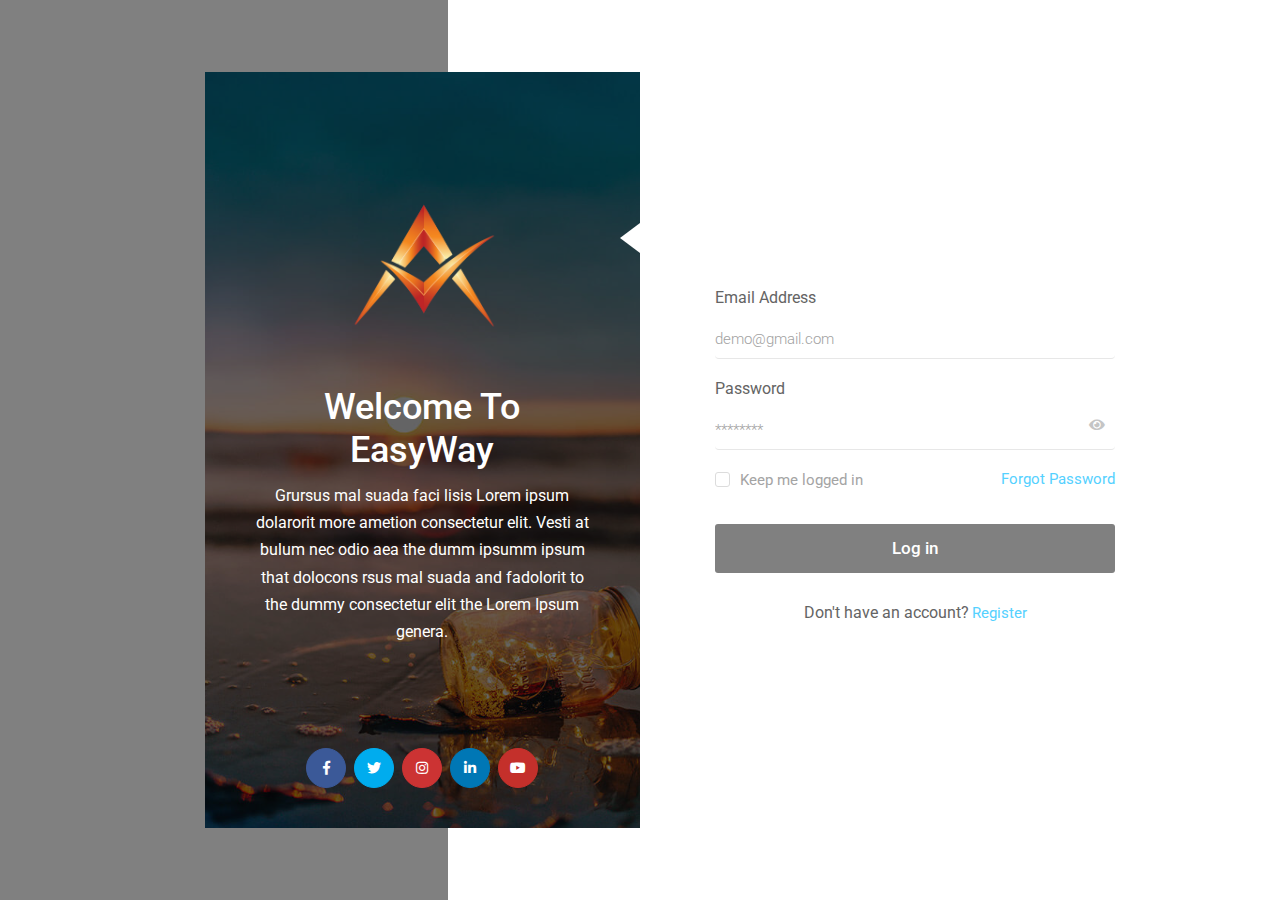
<file: index.html>
<!doctype html>
<html class="no-js" lang="">
<head>
    <meta charset="utf-8">
    
    <meta http-equiv="x-ua-compatible" content="ie=edge">
    
    <title>eWay | Login </title>
    
    <meta name="description" content="">
    
    <meta name="viewport" content="width=device-width, initial-scale=1">

    <link rel="shortcut icon" type="image/x-icon" href="img/MYlogo.png">

    <link rel="stylesheet" href="css/bootstrap.min.css">

    <link rel="stylesheet" href="css/fontawesome-all.min.css">

    <link rel="stylesheet" href="font/flaticon.css">

    <link href="https://fonts.googleapis.com/css?family=Roboto:300,400,500,700&amp;display=swap" rel="stylesheet">

    <link rel="stylesheet" href="css/style.css">
</head>

<body>     
    <section class="fxt-template-animation fxt-template-layout4">
        <div class="container-fluid">
            <div class="row">
                <div class="col-md-6 col-12 fxt-bg-wrap">
                    <div class="fxt-bg-img" data-bg-image="img/figure/bg4-l.jpg">
                        <div class="fxt-header">
                            <div class="fxt-transformY-50 fxt-transition-delay-1">
                                <a href="index.html" class="fxt-logo"><img style="width: 150px;" src="img/MYlogo.png" alt="Logo"></a>
                            </div>
                            <div class="fxt-transformY-50 fxt-transition-delay-2">
                                <h1>Welcome To EasyWay</h1>
                            </div>
                            <div class="fxt-transformY-50 fxt-transition-delay-3">
                                <p>Grursus mal suada faci lisis Lorem ipsum dolarorit more ametion consectetur elit. Vesti at bulum nec odio aea the dumm ipsumm ipsum that dolocons rsus mal suada and fadolorit to the dummy consectetur elit the Lorem Ipsum genera.</p>
                            </div>
                        </div>
                        <ul class="fxt-socials">
                            <li class="fxt-facebook fxt-transformY-50 fxt-transition-delay-4"><a href="#"
                                    title="Facebook"><i class="fab fa-facebook-f"></i></a></li>
                            <li class="fxt-twitter fxt-transformY-50 fxt-transition-delay-5"><a href="#" title="twitter"><i
                                        class="fab fa-twitter"></i></a></li>
                            <li class="fxt-google fxt-transformY-50 fxt-transition-delay-6"><a href="#" title="google"><i
                                        class="fab fa-instagram"></i></a></li>
                            <li class="fxt-linkedin fxt-transformY-50 fxt-transition-delay-7"><a href="#"
                                    title="linkedin"><i class="fab fa-linkedin-in"></i></a></li>
                            <li class="fxt-youtube fxt-transformY-50 fxt-transition-delay-8"><a href="#" title="youtube"><i class="fab fa-youtube"></i></a></li>
                        </ul>
                    </div>
                </div>
                <div class="col-md-6 col-12 fxt-bg-color">
                    <div class="fxt-content">
                        <div class="fxt-form">
                            <form method="POST">
                                <div class="form-group">  
                                    <label for="email" class="input-label">Email Address</label>                                              
                                    <input type="email" id="email" class="form-control" name="email" placeholder="demo@gmail.com" required="required">
                                </div>
                                <div class="form-group">  
                                    <label for="password" class="input-label">Password</label>                                               
                                    <input id="password" type="password" class="form-control" name="password" placeholder="********" required="required">
                                    <i toggle="#password" class="fa fa-fw fa-eye toggle-password field-icon"></i>
                                </div>
                                <div class="form-group">
                                    <div class="fxt-checkbox-area">
                                        <div class="checkbox">
                                            <input id="checkbox1" type="checkbox">
                                            <label for="checkbox1">Keep me logged in</label>
                                        </div>
                                        <a href="forgot-password.html" class="switcher-text">Forgot Password</a>
                                    </div>
                                </div>
                                <div class="form-group">
                                    <button type="submit" class="fxt-btn-fill">Log in</button>
                                </div>
                            </form>                            
                        </div> 
                        <div class="fxt-footer">
                            <p>Don't have an account?<a href="register.html" class="switcher-text">Register</a></p>
                        </div>                            
                    </div>
                </div>
            </div>
        </div>
    </section>
    <script src="js/jquery-3.5.0.min.js"></script>

    <script src="js/popper.min.js"></script>

    <script src="js/bootstrap.min.js"></script>

    <script src="js/imagesloaded.pkgd.min.js"></script>

    <script src="js/validator.min.js"></script>

    <script src="js/main.js"></script>
</body>
</html>
</file>
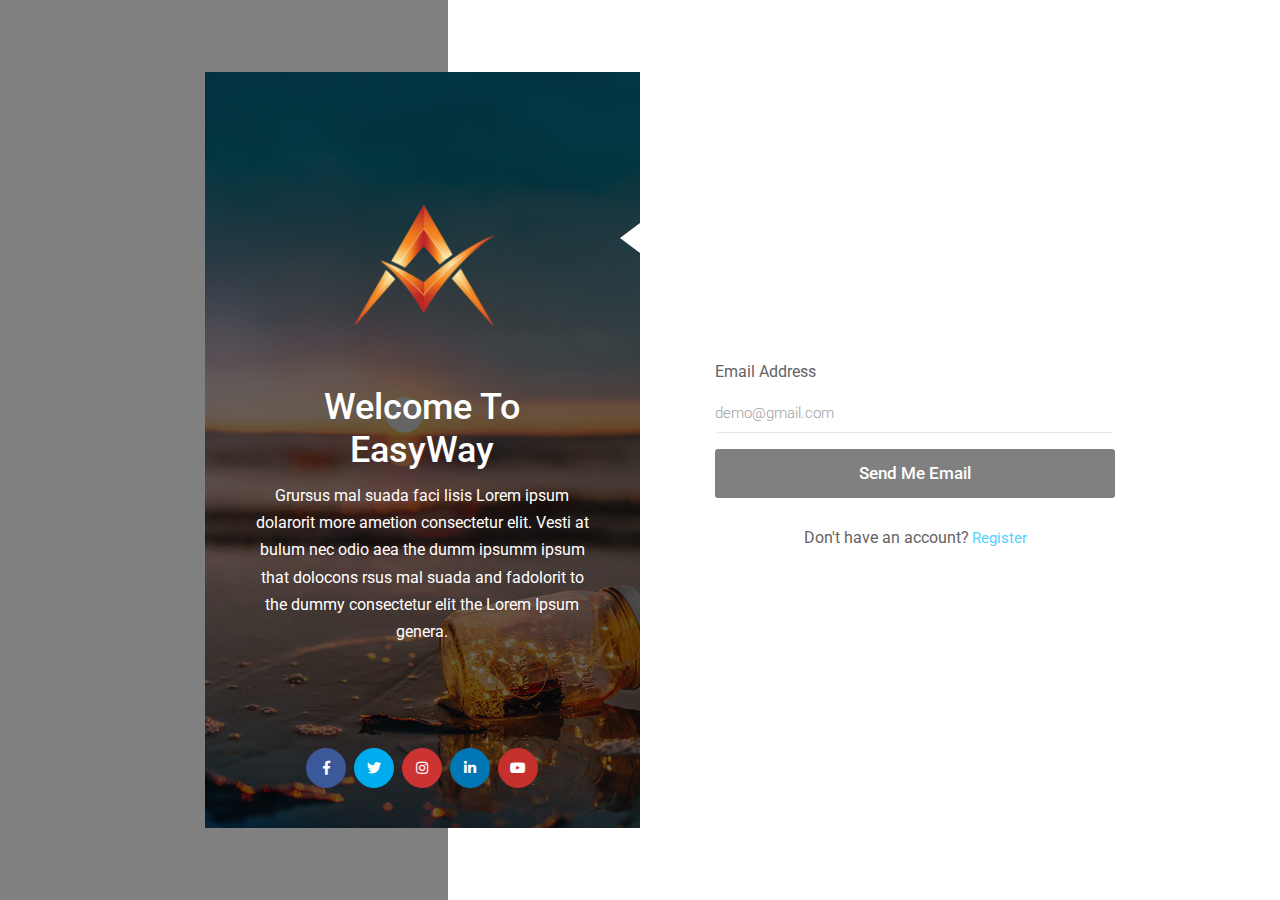
<file: forgot-password.html>
<!doctype html>
<html class="no-js" lang="">
<head>
    <meta charset="utf-8">
    
    <meta http-equiv="x-ua-compatible" content="ie=edge">
    
    <title>eWay | Login </title>
    
    <meta name="description" content="">
    
    <meta name="viewport" content="width=device-width, initial-scale=1">

    <link rel="shortcut icon" type="image/x-icon" href="img/MYlogo.png">

    <link rel="stylesheet" href="css/bootstrap.min.css">

    <link rel="stylesheet" href="css/fontawesome-all.min.css">

    <link rel="stylesheet" href="font/flaticon.css">

    <link href="https://fonts.googleapis.com/css?family=Roboto:300,400,500,700&amp;display=swap" rel="stylesheet">

    <link rel="stylesheet" href="css/style.css">
</head>

<body>   
    <section class="fxt-template-animation fxt-template-layout4">
        <div class="container-fluid">
            <div class="row">
                <div class="col-md-6 col-12 fxt-bg-wrap">
                    <div class="fxt-bg-img" data-bg-image="img/figure/bg4-l.jpg">
                        <div class="fxt-header">
                            <div class="fxt-transformY-50 fxt-transition-delay-1">
                                <a href="index.html" class="fxt-logo"><img style="width: 150px;" src="img/MYlogo.png" alt="Logo"></a>
                            </div>
                            <div class="fxt-transformY-50 fxt-transition-delay-2">
                                <h1>Welcome To EasyWay</h1>
                            </div>
                            <div class="fxt-transformY-50 fxt-transition-delay-3">
                                <p>Grursus mal suada faci lisis Lorem ipsum dolarorit more ametion consectetur elit. Vesti at bulum nec odio aea the dumm ipsumm ipsum that dolocons rsus mal suada and fadolorit to the dummy consectetur elit the Lorem Ipsum genera.</p>
                            </div>
                        </div>
                        <ul class="fxt-socials">
                            <li class="fxt-facebook fxt-transformY-50 fxt-transition-delay-4"><a href="#" title="Facebook"><i class="fab fa-facebook-f"></i></a></li>
                            <li class="fxt-twitter fxt-transformY-50 fxt-transition-delay-5"><a href="#" title="twitter"><i class="fab fa-twitter"></i></a></li>
                            <li class="fxt-google fxt-transformY-50 fxt-transition-delay-6"><a href="#" title="google"><i class="fab fa-instagram"></i></a></li>
                            <li class="fxt-linkedin fxt-transformY-50 fxt-transition-delay-7"><a href="#"
                            title="linkedin"><i class="fab fa-linkedin-in"></i></a></li>
                            <li class="fxt-youtube fxt-transformY-50 fxt-transition-delay-8"><a href="#" title="youtube"><i class="fab fa-youtube"></i></a></li>
                        </ul>
                    </div>
                </div>
                <div class="col-md-6 col-12 fxt-bg-color">
                    <div class="fxt-content">
                        <div class="fxt-form">
                            <form method="POST">
                                <div class="form-group">  
                                    <label for="email" class="input-label">Email Address</label>                                              
                                    <input type="email" id="email" class="form-control" name="email" placeholder="demo@gmail.com" required="required">
                                </div>
                                <div class="form-group">
                                    <button type="submit" class="fxt-btn-fill">Send Me Email</button>
                                </div>
                            </form>                            
                        </div> 
                        <div class="text-center">
                            <p>Don't have an account?<a href="register.html" class="switcher-text">Register</a></p>
                        </div>                            
                    </div>
                </div>
            </div>
        </div>
    </section>
    <script src="js/jquery-3.5.0.min.js"></script>

    <script src="js/popper.min.js"></script>

    <script src="js/bootstrap.min.js"></script>

    <script src="js/imagesloaded.pkgd.min.js"></script>

    <script src="js/validator.min.js"></script>

    <script src="js/main.js"></script>
</body>
</html>
</file>
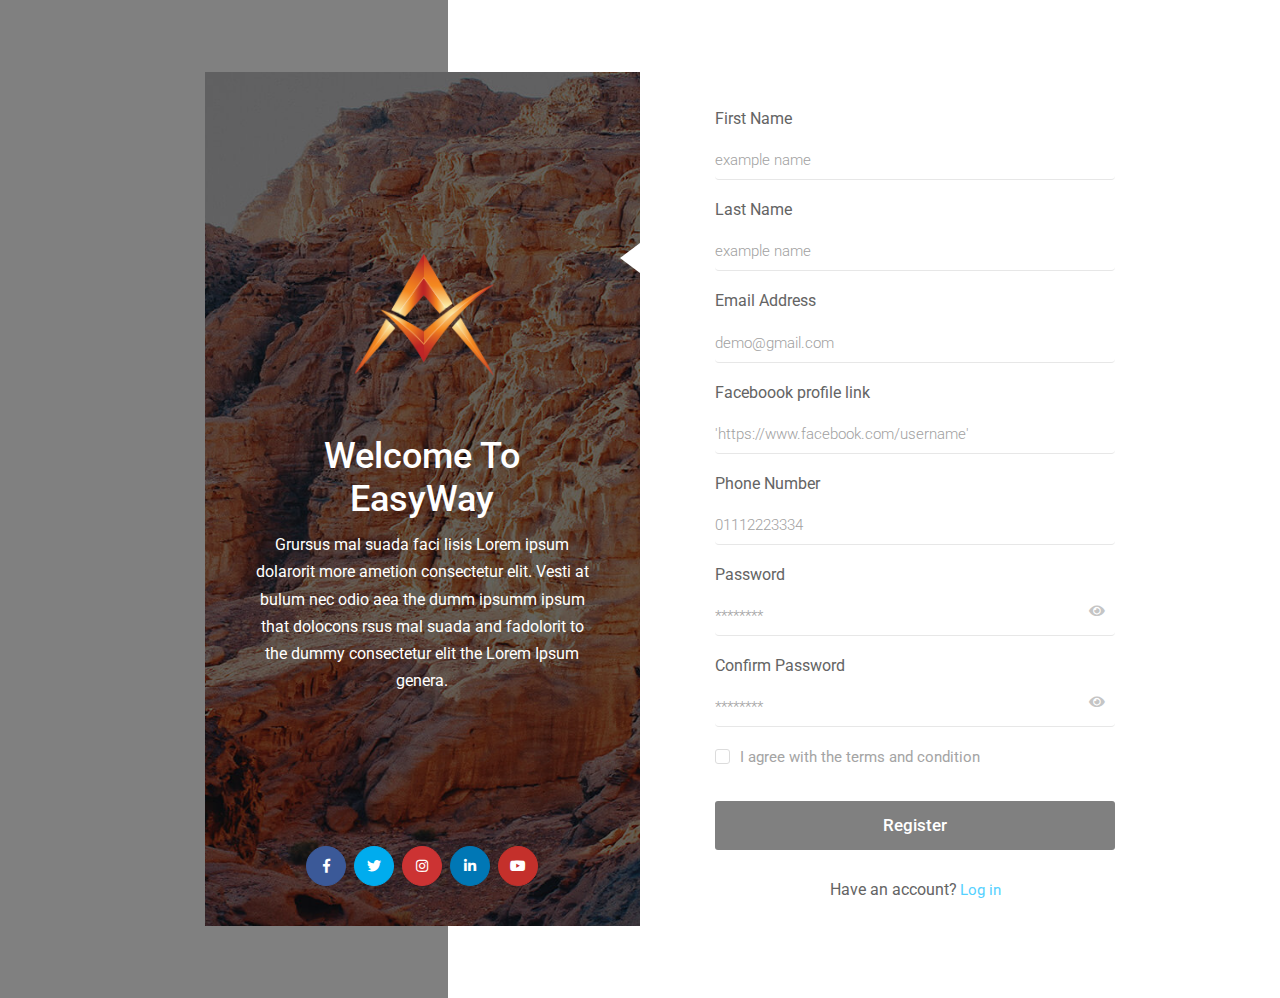
<file: register.html>
<!doctype html>
<html class="no-js" lang="">
<head>
    <meta charset="utf-8">
    
    <meta http-equiv="x-ua-compatible" content="ie=edge">
    
    <title>eWay | Signup </title>
    
    <meta name="description" content="">
    
    <meta name="viewport" content="width=device-width, initial-scale=1">

    <link rel="shortcut icon" type="image/x-icon" href="img/MYlogo.png">

    <link rel="stylesheet" href="css/bootstrap.min.css">

    <link rel="stylesheet" href="css/fontawesome-all.min.css">

    <link rel="stylesheet" href="font/flaticon.css">

    <link href="https://fonts.googleapis.com/css?family=Roboto:300,400,500,700&amp;display=swap" rel="stylesheet">

    <link rel="stylesheet" href="css/style.css">
</head>

<body>
    <div id="wrapper" class="wrapper">        
        <div class="fxt-template-animation fxt-template-layout4">
            <div class="container-fluid">
                <div class="row">
                    <div class="col-md-6 col-12 fxt-bg-wrap">
                        <div class="fxt-bg-img" data-bg-image="img/figure/bg4-r.jpg">
                            <div class="fxt-header">
                                <div class="fxt-transformY-50 fxt-transition-delay-1">
                                    <a href="index.html" class="fxt-logo"><img style="width: 150px;" src="img/MYlogo.png" alt="Logo"></a>
                                </div>
                                <div class="fxt-transformY-50 fxt-transition-delay-2">
                                    <h1>Welcome To EasyWay</h1>
                                </div>
                                <div class="fxt-transformY-50 fxt-transition-delay-3">
                                    <p>Grursus mal suada faci lisis Lorem ipsum dolarorit more ametion consectetur elit. Vesti at bulum nec odio aea the dumm ipsumm ipsum that dolocons rsus mal suada and fadolorit to the dummy consectetur elit the Lorem Ipsum genera.</p>
                                </div>
                            </div>
                            <ul class="fxt-socials">
                                <li class="fxt-facebook fxt-transformY-50 fxt-transition-delay-4"><a href="#" title="Facebook"><i class="fab fa-facebook-f"></i></a></li>
                                <li class="fxt-twitter fxt-transformY-50 fxt-transition-delay-5"><a href="#" title="twitter"><i class="fab fa-twitter"></i></a></li>
                                <li class="fxt-google fxt-transformY-50 fxt-transition-delay-6"><a href="#" title="google"><i class="fab fa-instagram"></i></a></li>
                                <li class="fxt-linkedin fxt-transformY-50 fxt-transition-delay-7"><a href="#"
                                title="linkedin"><i class="fab fa-linkedin-in"></i></a></li>
                                <li class="fxt-youtube fxt-transformY-50 fxt-transition-delay-8"><a href="#" title="youtube"><i class="fab fa-youtube"></i></a></li>
                            </ul>
                        </div>
                    </div>
                    <div class="col-md-6 col-12 fxt-bg-color">
                        <div class="fxt-content">
                            <div class="fxt-form">
                                <form method="POST">
                                    <div class="form-group">  
                                        <label for="f_name" class="input-label">First Name</label>                                              
                                        <input type="text" id="f_name" class="form-control" name="f_name" placeholder="example name" required="required">
                                    </div>
                                    <div class="form-group">  
                                        <label for="l_name" class="input-label">Last Name</label>                                              
                                        <input type="text" id="l_name" class="form-control" name="l_name" placeholder="example name" required="required">
                                    </div>
                                    <div class="form-group">  
                                        <label for="email" class="input-label">Email Address</label>                                              
                                        <input type="email" id="email" class="form-control" name="email" placeholder="demo@gmail.com" required="required">
                                    </div>
                                    <div class="form-group">  
                                        <label for="email" class="input-label">Faceboook profile link</label>                                              
                                        <input type="email" id="email" class="form-control" name="link" placeholder="'https://www.facebook.com/username'" required="required">
                                    </div>
                                    <div class="form-group">  
                                        <label for="email" class="input-label">Phone Number</label>                                              
                                        <input type="email" id="email" class="form-control" name="number" placeholder="01112223334" required="required">
                                    </div>
                                    <div class="form-group">  
                                        <label for="password" class="input-label">Password</label>                                               
                                        <input id="password" type="password" class="form-control" name="password" placeholder="********" required="required">
                                        <i toggle="#password" class="fa fa-fw fa-eye toggle-password field-icon"></i>
                                    </div>
                                    <div class="form-group">  
                                        <label for="c_password" class="input-label">Confirm Password</label>                                              
                                        <input id="c_password" type="password" class="form-control" name="c_password" placeholder="********" required="required">
                                        <i toggle="#c_password" class="fa fa-fw fa-eye toggle-password field-icon"></i>
                                    </div>
                                    <div class="form-group">
                                        <div class="fxt-checkbox-area">
                                            <div class="checkbox">
                                                <input id="checkbox1" type="checkbox">
                                                <label for="checkbox1">I agree with the terms and condition</label>
                                            </div>
                                        </div>
                                    </div>
                                    <div class="form-group">
                                        <button type="submit" class="fxt-btn-fill">Register</button>
                                    </div>
                                </form>                            
                            </div> 
                            <div class="text-center">
                                <p>Have an account?<a href="index.html" class="switcher-text">Log in</a></p>
                            </div>                            
                        </div>
                    </div>
                </div>
            </div>
        </div>
    </div>
    <script src="js/jquery-3.5.0.min.js"></script>

    <script src="js/popper.min.js"></script>

    <script src="js/bootstrap.min.js"></script>

    <script src="js/imagesloaded.pkgd.min.js"></script>

    <script src="js/validator.min.js"></script>

    <script src="js/main.js"></script>
</body>
</html>
</file>
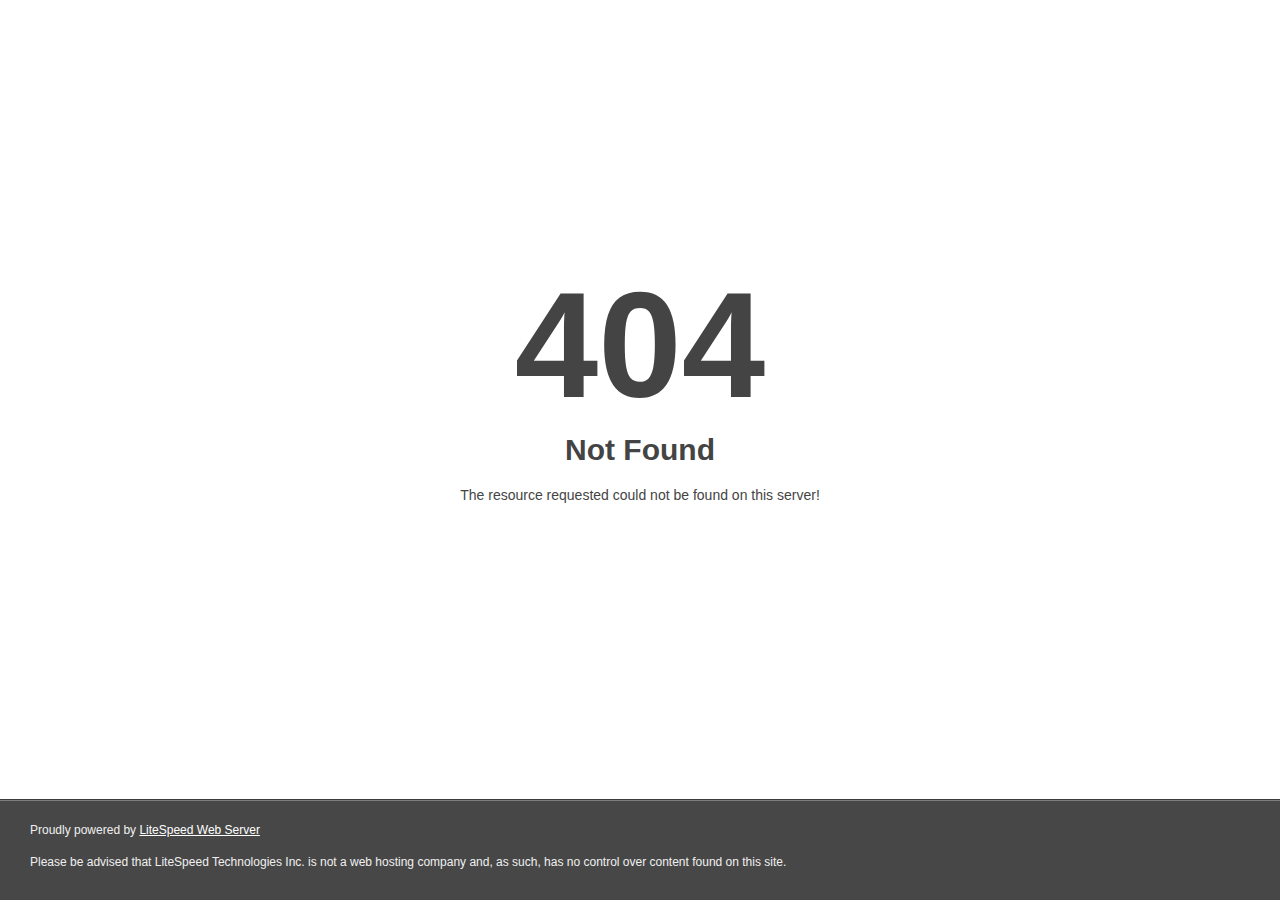
<file: webfonts/fa-brands-400.html>
<!DOCTYPE html>
<html style="height:100%">
<head>
<meta name="viewport" content="width=device-width, initial-scale=1, shrink-to-fit=no" >
<title> 404 Not Found
</title></head>
<body style="color: #444; margin:0;font: normal 14px/20px Arial, Helvetica, sans-serif; height:100%; background-color: #fff;">
<div style="height:auto; min-height:100%; ">     <div style="text-align: center; width:800px; margin-left: -400px; position:absolute; top: 30%; left:50%;">
        <h1 style="margin:0; font-size:150px; line-height:150px; font-weight:bold;">404</h1>
<h2 style="margin-top:20px;font-size: 30px;">Not Found
</h2>
<p>The resource requested could not be found on this server!</p>
</div></div><div style="color:#f0f0f0; font-size:12px;margin:auto;padding:0px 30px 0px 30px;position:relative;clear:both;height:100px;margin-top:-101px;background-color:#474747;border-top: 1px solid rgba(0,0,0,0.15);box-shadow: 0 1px 0 rgba(255, 255, 255, 0.3) inset;">
<br>Proudly powered by  <a style="color:#fff;" href="http://www.litespeedtech.com/error-page">LiteSpeed Web Server</a><p>Please be advised that LiteSpeed Technologies Inc. is not a web hosting company and, as such, has no control over content found on this site.</p></div></body></html>
</file>
<file: font/flaticon.css>
/*
  	Flaticon icon font: Flaticon
  	Creation date: 19/02/2020 17:37
  	*/

@font-face {
  font-family: "Flaticon";
  src: url("Flaticon.eot");
  src: url("Flaticond41d.eot?#iefix") format("embedded-opentype"),
       url("Flaticon.woff2") format("woff2"),
       url("Flaticon.woff") format("woff"),
       url("Flaticon.ttf") format("truetype"),
       url("Flaticon.svg#Flaticon") format("svg");
  font-weight: normal;
  font-style: normal;
}

@media screen and (-webkit-min-device-pixel-ratio:0) {
  @font-face {
    font-family: "Flaticon";
    src: url("Flaticon.svg#Flaticon") format("svg");
  }
}

[class^="flaticon-"]:before, [class*=" flaticon-"]:before,
[class^="flaticon-"]:after, [class*=" flaticon-"]:after {   
  font-family: Flaticon;
        font-size: 20px;
font-style: normal;
margin-left: 20px;
}

.flaticon-facebook-logo:before { content: "\f100"; }
.flaticon-twitter:before { content: "\f101"; }
.flaticon-icon-733613:before { content: "\f102"; }
.flaticon-linkedin:before { content: "\f103"; }
.flaticon-envelope:before { content: "\f104"; }
.flaticon-padlock:before { content: "\f105"; }
.flaticon-user:before { content: "\f106"; }
.flaticon-instagram:before { content: "\f107"; }
.flaticon-youtube:before { content: "\f108"; }
.flaticon-pinterest:before { content: "\f109"; }
.flaticon-behance:before { content: "\f10a"; }
.flaticon-add:before { content: "\f10b"; }
.flaticon-dribble:before { content: "\f10c"; }
.flaticon-next:before { content: "\f10d"; }
.flaticon-left-arrow:before { content: "\f10e"; }
.flaticon-search:before { content: "\f10f"; }
.flaticon-eye:before { content: "\f110"; }
</file>
<file: css/style.css>
html {
  height: 100%;
}
body {
  font-size: 16px;
  font-family: 'Roboto', sans-serif;
  font-weight: 400;
  height: 100%;
  line-height: 1.7;
  vertical-align: baseline;
  -webkit-font-smoothing: antialiased;
  -moz-osx-font-smoothing: grayscale;
  text-rendering: optimizeLegibility;
  color: #646464;
  background-color: #fff;
}
p {
  margin: 0 0 20px 0;
  color: #646464;
}
h1,
h2,
h3,
h4,
h5,
h6 {
  font-weight: 400;
  font-family: 'Roboto', sans-serif;
  margin: 0 0 20px 0;
  color: #111;
}
h1,
h2 {
  line-height: 1.2;
}
h3,
h4,
h5,
h6 {
  line-height: 1.4;
}
h1 {
  font-size: 36px;
}
@media only screen and (max-width: 1199px) {
  h1 {
    font-size: 34px;
  }
}
@media only screen and (max-width: 991px) {
  h1 {
    font-size: 32px;
  }
}
@media only screen and (max-width: 767px) {
  h1 {
    font-size: 30px;
  }
}
h2 {
  font-size: 28px;
}
@media only screen and (max-width: 1199px) {
  h2 {
    font-size: 26px;
  }
}
@media only screen and (max-width: 991px) {
  h2 {
    font-size: 24px;
  }
}
@media only screen and (max-width: 767px) {
  h2 {
    font-size: 22px;
  }
}
h3 {
  font-size: 22px;
}
@media only screen and (max-width: 991px) {
  h3 {
    font-size: 20px;
  }
}
@media only screen and (max-width: 767px) {
  h3 {
    font-size: 18px;
  }
}
h4 {
  font-size: 20px;
}
@media only screen and (max-width: 991px) {
  h4 {
    font-size: 18px;
  }
}
@media only screen and (max-width: 767px) {
  h4 {
    font-size: 16px;
  }
}
h5 {
  font-size: 18px;
}
@media only screen and (max-width: 991px) {
  h5 {
    font-size: 16px;
  }
}
/*=======================================================================
2. Template Default Style
=========================================================================*/
a {
  text-decoration: none;
}
a:active,
a:hover,
a:focus {
  text-decoration: none;
}
a:active,
a:hover,
a:focus {
  outline: 0 none;
}
img {
  max-width: 100%;
  height: auto;
}
ul {
  list-style: outside none none;
  margin: 0;
  padding: 0;
}
.fxt-content-between {
  display: -webkit-box;
  display: -ms-flexbox;
  display: flex;
  -webkit-box-align: center;
  -ms-flex-align: center;
  align-items: center;
  -webkit-box-pack: justify;
  -ms-flex-pack: justify;
  justify-content: space-between;
  -ms-flex-wrap: wrap;
  flex-wrap: wrap;
}
@media only screen and (max-width: 767px) {
  .fxt-none-767 {
    display: none !important;
  }
}
@media only screen and (max-width: 991px) {
  .fxt-none-991 {
    display: none !important;
  }
}
/*========================================================================
3. Template Animation
=========================================================================*/
.fxt-template-animation {
  position: relative;
  z-index: 1;
  width: 100%;
  opacity: 0;
  overflow: hidden;
  -webkit-transition: all 0.3s ease-in-out;
  -o-transition: all 0.3s ease-in-out;
  transition: all 0.3s ease-in-out;
}
.fxt-template-animation .fxt-transformY-50 {
  opacity: 0;
  -webkit-transform: translateY(50px);
  -ms-transform: translateY(50px);
  transform: translateY(50px);
}
.loaded.fxt-template-animation {
  opacity: 1;
}
.loaded.fxt-template-animation .fxt-transformY-50 {
  -webkit-transform: translateY(0);
  -ms-transform: translateY(0);
  transform: translateY(0);
  opacity: 1;
  -webkit-transition: all 1s ease-in-out;
  -o-transition: all 1s ease-in-out;
  transition: all 1s ease-in-out;
}
.loaded.fxt-template-animation .fxt-transition-delay-1 {
  -webkit-transition-delay: 0.1s;
  -o-transition-delay: 0.1s;
  transition-delay: 0.1s;
}
.loaded.fxt-template-animation .fxt-transition-delay-2 {
  -webkit-transition-delay: 0.2s;
  -o-transition-delay: 0.2s;
  transition-delay: 0.2s;
}
.loaded.fxt-template-animation .fxt-transition-delay-3 {
  -webkit-transition-delay: 0.3s;
  -o-transition-delay: 0.3s;
  transition-delay: 0.3s;
}
.loaded.fxt-template-animation .fxt-transition-delay-4 {
  -webkit-transition-delay: 0.4s;
  -o-transition-delay: 0.4s;
  transition-delay: 0.4s;
}
.loaded.fxt-template-animation .fxt-transition-delay-5 {
  -webkit-transition-delay: 0.5s;
  -o-transition-delay: 0.5s;
  transition-delay: 0.5s;
}
.loaded.fxt-template-animation .fxt-transition-delay-6 {
  -webkit-transition-delay: 0.6s;
  -o-transition-delay: 0.6s;
  transition-delay: 0.6s;
}
.loaded.fxt-template-animation .fxt-transition-delay-7 {
  -webkit-transition-delay: 0.7s;
  -o-transition-delay: 0.7s;
  transition-delay: 0.7s;
}
.loaded.fxt-template-animation .fxt-transition-delay-8 {
  -webkit-transition-delay: 0.8s;
  -o-transition-delay: 0.8s;
  transition-delay: 0.8s;
}
.loaded.fxt-template-animation .fxt-transition-delay-9 {
  -webkit-transition-delay: 0.9s;
  -o-transition-delay: 0.9s;
  transition-delay: 0.9s;
}
.loaded.fxt-template-animation .fxt-transition-delay-10 {
  -webkit-transition-delay: 1s;
  -o-transition-delay: 1s;
  transition-delay: 1s;
}
.loaded.fxt-template-animation .fxt-transition-delay-11 {
  -webkit-transition-delay: 1.1s;
  -o-transition-delay: 1.1s;
  transition-delay: 1.1s;
}
.loaded.fxt-template-animation .fxt-transition-delay-12 {
  -webkit-transition-delay: 1.2s;
  -o-transition-delay: 1.2s;
  transition-delay: 1.2s;
}
.loaded.fxt-template-animation .fxt-transition-delay-13 {
  -webkit-transition-delay: 1.3s;
  -o-transition-delay: 1.3s;
  transition-delay: 1.3s;
}
.loaded.fxt-template-animation .fxt-transition-delay-14 {
  -webkit-transition-delay: 1.4s;
  -o-transition-delay: 1.4s;
  transition-delay: 1.4s;
}
.loaded.fxt-template-animation .fxt-transition-delay-15 {
  -webkit-transition-delay: 1.5s;
  -o-transition-delay: 1.5s;
  transition-delay: 1.5s;
}
.loaded.fxt-template-animation .fxt-transition-delay-16 {
  -webkit-transition-delay: 1.6s;
  -o-transition-delay: 1.6s;
  transition-delay: 1.6s;
}
.loaded.fxt-template-animation .fxt-transition-delay-17 {
  -webkit-transition-delay: 1.7s;
  -o-transition-delay: 1.7s;
  transition-delay: 1.7s;
}
.loaded.fxt-template-animation .fxt-transition-delay-18 {
  -webkit-transition-delay: 1.8s;
  -o-transition-delay: 1.8s;
  transition-delay: 1.8s;
}
.loaded.fxt-template-animation .fxt-transition-delay-19 {
  -webkit-transition-delay: 1.9s;
  -o-transition-delay: 1.9s;
  transition-delay: 1.9s;
}
.loaded.fxt-template-animation .fxt-transition-delay-20 {
  -webkit-transition-delay: 2s;
  -o-transition-delay: 2s;
  transition-delay: 2s;
}
/*========================================================================
4. Demo Layout One
=========================================================================*/
.fxt-template-layout1 .fxt-bg-color {
  background-color: #ffffff;
  min-height: 100vh;
  width: 100%;
  background-repeat: no-repeat;
  background-position: center center;
  background-size: cover;
  display: -webkit-box;
  display: -ms-flexbox;
  display: flex;
  -webkit-box-align: center;
  -ms-flex-align: center;
  align-items: center;
  -webkit-box-pack: center;
  -ms-flex-pack: center;
  justify-content: center;
  padding: 50px 30px 42px;
}
.fxt-template-layout1 .fxt-bg-img {
  min-height: 100vh;
  width: 100%;
  background-repeat: no-repeat;
  background-position: center center;
  background-size: cover;
  display: -webkit-box;
  display: -ms-flexbox;
  display: flex;
  -webkit-box-align: center;
  -ms-flex-align: center;
  align-items: center;
  -webkit-box-pack: center;
  -ms-flex-pack: center;
  justify-content: center;
}
.fxt-template-layout1 .fxt-content {
  max-width: 450px;
  width: 100%;
}
.fxt-template-layout1 .fxt-header {
  display: -webkit-box;
  display: -ms-flexbox;
  display: flex;
  -webkit-box-align: center;
  -ms-flex-align: center;
  align-items: center;
  -webkit-box-pack: justify;
  -ms-flex-pack: justify;
  justify-content: space-between;
  margin-bottom: 130px;
}
@media only screen and (max-width: 767px) {
  .fxt-template-layout1 .fxt-header {
    margin-bottom: 100px;
  }
}
@media only screen and (max-width: 575px) {
  .fxt-template-layout1 .fxt-header {
    margin-bottom: 70px;
  }
}
@media only screen and (max-width: 479px) {
  .fxt-template-layout1 .fxt-header {
    margin-bottom: 50px;
  }
}
@media only screen and (max-width: 320px) {
  .fxt-template-layout1 .fxt-header {
    display: block;
  }
}
.fxt-template-layout1 .fxt-header .fxt-logo {
  display: block;
  margin-bottom: 30px;
  max-width: 40vw;
}
.fxt-template-layout1 .fxt-header .fxt-page-switcher {
  display: -webkit-box;
  display: -ms-flexbox;
  display: flex;
  -webkit-box-align: center;
  -ms-flex-align: center;
  align-items: center;
  margin-bottom: 25px;
}
.fxt-template-layout1 .fxt-header .fxt-page-switcher .switcher-text1 {
  color: #111111;
  font-size: 18px;
  margin-right: 15px;
  padding-right: 15px;
  border-right: 1px solid #9f9f9f;
  line-height: 1;
  -webkit-transition: all 0.3s ease-in-out;
  -o-transition: all 0.3s ease-in-out;
  transition: all 0.3s ease-in-out;
}
@media only screen and (max-width: 575px) {
  .fxt-template-layout1 .fxt-header .fxt-page-switcher .switcher-text1 {
    margin-right: 30px;
  }
}
@media only screen and (max-width: 479px) {
  .fxt-template-layout1 .fxt-header .fxt-page-switcher .switcher-text1 {
    margin-right: 15px;
    padding-right: 10px;
    font-size: 16px;
  }
}
@media only screen and (max-width: 320px) {
  .fxt-template-layout1 .fxt-header .fxt-page-switcher .switcher-text1 {
    margin-right: 10px;
    padding-right: 5px;
  }
}
.fxt-template-layout1 .fxt-header .fxt-page-switcher .switcher-text1:last-child {
  margin-right: 0;
  padding-right: 0;
  border-right: 0;
}
.fxt-template-layout1 .fxt-header .fxt-page-switcher .switcher-text1:hover {
  color: #000000;
}
.fxt-template-layout1 .fxt-header .fxt-page-switcher .switcher-text1.active {
  color: #ff0000;
}
.fxt-template-layout1 .fxt-form {
  margin-bottom: 40px;
}
.fxt-template-layout1 .fxt-form h2 {
  font-weight: 700;
  margin-bottom: 5px;
}
.fxt-template-layout1 .fxt-form p {
  margin-bottom: 30px;
  font-size: 17px;
}
.fxt-template-layout1 .fxt-form .form-group {
  position: relative;
  z-index: 1;
}
.fxt-template-layout1 .fxt-form .form-group i {
  position: absolute;
  z-index: 1;
  right: 5px;
  top: 50%;
  -webkit-transform: translateY(-50%);
  -ms-transform: translateY(-50%);
  transform: translateY(-50%);
}
.fxt-template-layout1 .fxt-form .form-group [class^="flaticon-"]:before,
.fxt-template-layout1 .fxt-form .form-group [class*=" flaticon-"]:before,
.fxt-template-layout1 .fxt-form .form-group [class^="flaticon-"]:after,
.fxt-template-layout1 .fxt-form .form-group [class*=" flaticon-"]:after {
  margin-left: 0;
  font-size: 17px;
  color: #a1a1a1;
}
.fxt-template-layout1 .fxt-form .form-control {
  min-height: 40px;
  -webkit-box-shadow: none;
  box-shadow: none;
  border: 0;
  border-bottom: 1px solid #e7e7e7;
  padding: 10px 30px 10px 0;
  color: #111111;
}
.fxt-template-layout1 .fxt-form input::-webkit-input-placeholder {
  color: #a1a1a1;
  font-size: 15px;
  font-weight: 300;
}
.fxt-template-layout1 .fxt-form input::-moz-placeholder {
  color: #a1a1a1;
  font-size: 15px;
  font-weight: 300;
}
.fxt-template-layout1 .fxt-form input:-moz-placeholder {
  color: #a1a1a1;
  font-size: 15px;
  font-weight: 300;
}
.fxt-template-layout1 .fxt-form input:-ms-input-placeholder {
  color: #a1a1a1;
  font-size: 15px;
  font-weight: 300;
}
.fxt-template-layout1 .fxt-btn-fill {
  margin-top: 15px;
  font-family: 'Roboto', sans-serif;
  cursor: pointer;
  display: inline-block;
  font-size: 17px;
  font-weight: 500;
  -webkit-box-shadow: none;
  box-shadow: none;
  outline: none;
  border: 0;
  color: #fff;
  border-radius: 3px;
  background-color: #ff0000;
  padding: 10px 36px;
  margin-bottom: 10px;
  -webkit-transition: all 0.3s ease-in-out;
  -o-transition: all 0.3s ease-in-out;
  transition: all 0.3s ease-in-out;
}
.fxt-template-layout1 .fxt-btn-fill:hover {
  background-color: #da0000;
  border-color: #da0000;
}
.fxt-template-layout1 .fxt-btn-fill:focus {
  outline: none;
}
.fxt-template-layout1 .switcher-text2 {
  color: #9f9f9f;
  font-size: 15px;
  margin-top: 5px;
  display: block;
  -webkit-transition: all 0.3s ease-in-out;
  -o-transition: all 0.3s ease-in-out;
  transition: all 0.3s ease-in-out;
}
.fxt-template-layout1 .switcher-text2:last-child {
  margin-right: 0;
}
.fxt-template-layout1 .switcher-text2:hover {
  color: #666;
}
.fxt-template-layout1 .switcher-text2.active {
  color: #666;
}
.fxt-template-layout1 ul.fxt-socials li {
  display: inline-block;
  margin-right: 4px;
  margin-bottom: 8px;
}
@media only screen and (max-width: 575px) {
  .fxt-template-layout1 ul.fxt-socials li {
    margin-right: 2px;
  }
}
.fxt-template-layout1 ul.fxt-socials li:last-child {
  margin-right: 0;
}
.fxt-template-layout1 ul.fxt-socials li a {
  display: -webkit-box;
  display: -ms-flexbox;
  display: flex;
  -webkit-box-align: center;
  -ms-flex-align: center;
  align-items: center;
  -webkit-box-pack: center;
  -ms-flex-pack: center;
  justify-content: center;
  font-size: 14px;
  height: 40px;
  width: 40px;
  color: #ffffff;
  border-radius: 50%;
  border: 1px solid;
  -webkit-transition: all 0.3s ease-in-out;
  -o-transition: all 0.3s ease-in-out;
  transition: all 0.3s ease-in-out;
}
.fxt-template-layout1 ul.fxt-socials li.fxt-facebook a {
  background-color: #3b5998;
  border-color: #3b5998;
}
.fxt-template-layout1 ul.fxt-socials li.fxt-facebook a:hover {
  background-color: transparent;
  color: #3b5998;
}
.fxt-template-layout1 ul.fxt-socials li.fxt-twitter a {
  background-color: #00acee;
  border-color: #00acee;
}
.fxt-template-layout1 ul.fxt-socials li.fxt-twitter a:hover {
  background-color: transparent;
  color: #00acee;
}
.fxt-template-layout1 ul.fxt-socials li.fxt-google a {
  background-color: #CC3333;
  border-color: #CC3333;
}
.fxt-template-layout1 ul.fxt-socials li.fxt-google a:hover {
  background-color: transparent;
  color: #CC3333;
}
.fxt-template-layout1 ul.fxt-socials li.fxt-instagram a {
  background-color: #3f729b;
  border-color: #3f729b;
}
.fxt-template-layout1 ul.fxt-socials li.fxt-instagram a:hover {
  background-color: transparent;
  color: #3f729b;
}
.fxt-template-layout1 ul.fxt-socials li.fxt-linkedin a {
  background-color: #0077B5;
  border-color: #0077B5;
}
.fxt-template-layout1 ul.fxt-socials li.fxt-linkedin a:hover {
  background-color: transparent;
  color: #0077B5;
}
.fxt-template-layout1 ul.fxt-socials li.fxt-youtube a {
  background-color: #c4302b;
  border-color: #c4302b;
}
.fxt-template-layout1 ul.fxt-socials li.fxt-youtube a:hover {
  background-color: transparent;
  color: #c4302b;
}
.fxt-template-layout1 ul.fxt-socials li.fxt-pinterest a {
  background-color: #bd081c;
  border-color: #bd081c;
}
.fxt-template-layout1 ul.fxt-socials li.fxt-pinterest a:hover {
  background-color: transparent;
  color: #bd081c;
}
.fxt-template-layout1 .fxt-footer {
  text-align: center;
}
/*========================================================================
5. Demo Layout Two
=========================================================================*/
.fxt-template-layout2 {
  min-height: 100vh;
  display: -webkit-box;
  display: -ms-flexbox;
  display: flex;
  -webkit-box-align: center;
  -ms-flex-align: center;
  align-items: center;
  -webkit-box-pack: justify;
  -ms-flex-pack: justify;
  justify-content: space-between;
}
@media only screen and (max-width: 991px) {
  .fxt-template-layout2 {
    padding: 15px;
  }
}
.fxt-template-layout2 .fxt-checkbox-area {
  display: -webkit-box;
  display: -ms-flexbox;
  display: flex;
  -webkit-box-align: center;
  -ms-flex-align: center;
  align-items: center;
  -webkit-box-pack: justify;
  -ms-flex-pack: justify;
  justify-content: space-between;
  margin-bottom: 40px;
  -ms-flex-wrap: wrap;
  flex-wrap: wrap;
}
.fxt-template-layout2 .fxt-bg-color {
  background-color: #ffffff;
  width: 100%;
  background-repeat: no-repeat;
  background-position: center center;
  background-size: cover;
  display: -webkit-box;
  display: -ms-flexbox;
  display: flex;
  padding: 0;
}
.fxt-template-layout2 .fxt-bg-img {
  width: 100%;
  background-repeat: no-repeat;
  background-position: center center;
  background-size: cover;
  margin: 0;
  padding: 0;
}
.fxt-template-layout2 .fxt-content {
  padding: 100px 65px 70px 80px;
  width: 100%;
  -webkit-box-shadow: 3px 0 79px 0 rgba(0, 0, 0, 0.08);
  box-shadow: 3px 0 79px 0 rgba(0, 0, 0, 0.08);
}
@media only screen and (max-width: 1199px) {
  .fxt-template-layout2 .fxt-content {
    padding: 100px 35px 70px 50px;
  }
}
@media only screen and (max-width: 991px) {
  .fxt-template-layout2 .fxt-content {
    padding: 100px 70px 70px 70px;
  }
}
@media only screen and (max-width: 767px) {
  .fxt-template-layout2 .fxt-content {
    padding: 80px 50px 50px 50px;
  }
}
@media only screen and (max-width: 575px) {
  .fxt-template-layout2 .fxt-content {
    padding: 60px 30px 30px 30px;
  }
}
@media only screen and (max-width: 479px) {
  .fxt-template-layout2 .fxt-content {
    padding: 50px 20px 20px 20px;
  }
}
.fxt-template-layout2 .fxt-header {
  text-align: center;
}
.fxt-template-layout2 .fxt-logo {
  display: block;
  margin-bottom: 50px;
  margin-left: auto;
  margin-right: auto;
  max-width: 40vw;
}
.fxt-template-layout2 .fxt-form .form-group {
  position: relative;
  z-index: 1;
}
.fxt-template-layout2 .fxt-form .form-control {
  min-height: 50px;
  -webkit-box-shadow: none;
  box-shadow: none;
  border: 1px solid #e7e7e7;
  padding: 10px 15px;
  color: #111111;
}
.fxt-template-layout2 .fxt-form input::-webkit-input-placeholder {
  color: #a1a1a1;
  font-size: 15px;
  font-weight: 300;
}
.fxt-template-layout2 .fxt-form input::-moz-placeholder {
  color: #a1a1a1;
  font-size: 15px;
  font-weight: 300;
}
.fxt-template-layout2 .fxt-form input:-moz-placeholder {
  color: #a1a1a1;
  font-size: 15px;
  font-weight: 300;
}
.fxt-template-layout2 .fxt-form input:-ms-input-placeholder {
  color: #a1a1a1;
  font-size: 15px;
  font-weight: 300;
}
.fxt-template-layout2 .fxt-btn-fill {
  font-family: 'Roboto', sans-serif;
  cursor: pointer;
  display: inline-block;
  font-size: 17px;
  font-weight: 500;
  -webkit-box-shadow: none;
  box-shadow: none;
  outline: none;
  border: 0;
  color: #fff;
  border-radius: 3px;
  background-color: #ff0000;
  padding: 10px 36px;
  margin-bottom: 10px;
  width: 100%;
  -webkit-transition: all 0.3s ease-in-out;
  -o-transition: all 0.3s ease-in-out;
  transition: all 0.3s ease-in-out;
}
.fxt-template-layout2 .fxt-btn-fill:hover {
  background-color: #da0000;
  border-color: #da0000;
}
.fxt-template-layout2 .fxt-btn-fill:focus {
  outline: none;
}
.fxt-template-layout2 .switcher-text {
  color: #63bbff;
  font-size: 15px;
  margin-left: 3px;
  -webkit-transition: all 0.3s ease-in-out;
  -o-transition: all 0.3s ease-in-out;
  transition: all 0.3s ease-in-out;
}
.fxt-template-layout2 .switcher-text:last-child {
  margin-right: 0;
}
.fxt-template-layout2 .switcher-text:hover {
  color: #666;
}
.fxt-template-layout2 .switcher-text.active {
  color: #666;
}
.fxt-template-layout2 .fxt-style-line {
  overflow: hidden;
  text-align: center;
}
.fxt-template-layout2 .fxt-style-line h2 {
  text-align: center;
  font-weight: 300;
  margin-bottom: 30px;
  font-size: 20px;
  color: #a4a4a4;
  display: inline-block;
  position: relative;
  padding: 0 25px;
  z-index: 1;
}
.fxt-template-layout2 .fxt-style-line h2:before {
  display: inline-block;
  content: "";
  height: 1px;
  width: 100%;
  background-color: #ebebeb;
  left: 100%;
  top: 50%;
  -webkit-transform: translateY(-50%);
  -ms-transform: translateY(-50%);
  transform: translateY(-50%);
  position: absolute;
  z-index: 1;
}
.fxt-template-layout2 .fxt-style-line h2:after {
  display: inline-block;
  content: "";
  height: 1px;
  width: 100%;
  background-color: #ebebeb;
  right: 100%;
  top: 50%;
  -webkit-transform: translateY(-50%);
  -ms-transform: translateY(-50%);
  transform: translateY(-50%);
  position: absolute;
  z-index: 1;
}
.fxt-template-layout2 ul.fxt-socials {
  display: -ms-flexbox;
  display: -webkit-box;
  display: flex;
  -ms-flex-wrap: wrap;
  flex-wrap: wrap;
  -webkit-box-pack: center;
  -ms-flex-pack: center;
  justify-content: center;
  margin-right: -5px;
  margin-left: -5px;
  margin-bottom: 20px;
}
.fxt-template-layout2 ul.fxt-socials li {
  max-width: 100%;
  -webkit-box-flex: 0;
  -ms-flex: 0 0 33.33333%;
  flex: 0 0 33.33333%;
  padding-left: 5px;
  padding-right: 5px;
  margin-bottom: 10px;
}
@media only screen and (max-width: 575px) {
  .fxt-template-layout2 ul.fxt-socials li {
    -webkit-box-flex: 0;
    -ms-flex: 0 0 50%;
    flex: 0 0 50%;
  }
}
@media only screen and (max-width: 350px) {
  .fxt-template-layout2 ul.fxt-socials li {
    -webkit-box-flex: 0;
    -ms-flex: 0 0 100%;
    flex: 0 0 100%;
  }
}
.fxt-template-layout2 ul.fxt-socials li a {
  border-radius: 2px;
  display: -webkit-box;
  display: -ms-flexbox;
  display: flex;
  -webkit-box-align: center;
  -ms-flex-align: center;
  align-items: center;
  -webkit-box-pack: flex-start;
  -ms-flex-pack: flex-start;
  justify-content: flex-start;
  font-size: 14px;
  height: 45px;
  color: #ffffff;
  -webkit-transition: all 0.3s ease-in-out;
  -o-transition: all 0.3s ease-in-out;
  transition: all 0.3s ease-in-out;
}
.fxt-template-layout2 ul.fxt-socials li a i {
  border-radius: 2px 0 0 2px;
  display: -webkit-box;
  display: -ms-flexbox;
  display: flex;
  -webkit-box-align: center;
  -ms-flex-align: center;
  align-items: center;
  -webkit-box-pack: center;
  -ms-flex-pack: center;
  justify-content: center;
  width: 45px;
  height: 45px;
}
.fxt-template-layout2 ul.fxt-socials li a span {
  height: 100%;
  width: 100%;
  display: -webkit-box;
  display: -ms-flexbox;
  display: flex;
  -webkit-box-align: center;
  -ms-flex-align: center;
  align-items: center;
  -webkit-box-pack: center;
  -ms-flex-pack: center;
  justify-content: center;
  -webkit-box-flex: 1;
  -ms-flex: 1;
  flex: 1;
}
.fxt-template-layout2 ul.fxt-socials li.fxt-facebook a {
  background-color: #3b5998;
}
.fxt-template-layout2 ul.fxt-socials li.fxt-facebook a i {
  background-color: #4867aa;
}
.fxt-template-layout2 ul.fxt-socials li.fxt-facebook a:hover {
  background-color: #5676bb;
}
.fxt-template-layout2 ul.fxt-socials li.fxt-twitter a {
  background-color: #00acee;
}
.fxt-template-layout2 ul.fxt-socials li.fxt-twitter a i {
  background-color: #33ccff;
}
.fxt-template-layout2 ul.fxt-socials li.fxt-twitter a:hover {
  background-color: #3dc5f3;
}
.fxt-template-layout2 ul.fxt-socials li.fxt-google a {
  background-color: #CC3333;
}
.fxt-template-layout2 ul.fxt-socials li.fxt-google a i {
  background-color: #db4437;
}
.fxt-template-layout2 ul.fxt-socials li.fxt-google a:hover {
  background-color: #e75042;
}
.fxt-template-layout2 .checkbox {
  padding-left: 5px;
}
.fxt-template-layout2 .checkbox label {
  padding-left: 20px;
  color: #a4a4a4;
  margin-bottom: 0;
  font-size: 15px;
  position: relative;
}
.fxt-template-layout2 .checkbox label:before {
  content: "";
  position: absolute;
  width: 15px;
  height: 15px;
  top: 4px;
  left: 0;
  margin-left: -5px;
  border: 1px solid;
  border-color: #dcdcdc;
  border-radius: 3px;
  background-color: #fff;
  -webkit-transition: border 0.15s ease-in-out, color 0.15s ease-in-out;
  -o-transition: border 0.15s ease-in-out, color 0.15s ease-in-out;
  transition: border 0.15s ease-in-out, color 0.15s ease-in-out;
}
.fxt-template-layout2 .checkbox label:after {
  position: absolute;
  margin-left: -20px;
  padding-left: 3px;
  font-size: 10px;
  color: #555555;
}
.fxt-template-layout2 .checkbox input[type="checkbox"] {
  display: none;
}
.fxt-template-layout2 .checkbox input[type="checkbox"]:checked + label::after {
  font-family: 'Font Awesome 5 Free';
  content: "\f00c";
  font-weight: 900;
  color: #ffffff;
  left: 15px;
  top: 4px;
}
.fxt-template-layout2 .checkbox input[type="checkbox"]:checked + label::before {
  background-color: #ff0000;
  border-color: #ff0000;
}
.fxt-template-layout2 .fxt-footer {
  text-align: center;
}
/*========================================================================
6. Demo Layout Three
=========================================================================*/
.fxt-template-layout3 {
  min-height: 100vh;
  display: -webkit-box;
  display: -ms-flexbox;
  display: flex;
  -webkit-box-align: center;
  -ms-flex-align: center;
  align-items: center;
  -webkit-box-pack: justify;
  -ms-flex-pack: justify;
  justify-content: space-between;
  width: 100%;
  background-repeat: no-repeat;
  background-position: center center;
  background-size: cover;
  position: relative;
  z-index: 1;
  padding: 15px;
}
.fxt-template-layout3:before {
  content: "";
  height: 100%;
  width: 100%;
  background-color: rgba(4, 4, 14, 0.4);
  left: 0;
  top: 0;
  position: absolute;
  z-index: 0;
}
.fxt-template-layout3 .fxt-checkbox-area {
  display: -webkit-box;
  display: -ms-flexbox;
  display: flex;
  -webkit-box-align: center;
  -ms-flex-align: center;
  align-items: center;
  -webkit-box-pack: justify;
  -ms-flex-pack: justify;
  justify-content: space-between;
  margin-bottom: 40px;
  -ms-flex-wrap: wrap;
  flex-wrap: wrap;
}
.fxt-template-layout3 .fxt-bg-color {
  width: 100%;
  background-repeat: no-repeat;
  background-position: center center;
  background-size: cover;
  display: -webkit-box;
  display: -ms-flexbox;
  display: flex;
  padding: 0;
}
.fxt-template-layout3 .fxt-bg-img {
  width: 100%;
  background-repeat: no-repeat;
  background-position: center center;
  background-size: cover;
  margin: 0;
  padding: 0;
}
.fxt-template-layout3 .fxt-content {
  padding: 65px 90px 45px;
  width: 100%;
  background-color: #fff;
}
@media only screen and (max-width: 1199px) {
  .fxt-template-layout3 .fxt-content {
    padding: 65px 70px 45px;
  }
}
@media only screen and (max-width: 575px) {
  .fxt-template-layout3 .fxt-content {
    padding: 50px 30px 30px;
  }
}
.fxt-template-layout3 .fxt-header {
  padding: 30px 30px 30px 0;
}
.fxt-template-layout3 .fxt-header .fxt-logo {
  display: block;
  margin-bottom: 50px;
  max-width: 40vw;
}
.fxt-template-layout3 .fxt-header h1 {
  color: #fff;
  font-size: 36px;
  font-weight: 500;
  margin-bottom: 10px;
}
.fxt-template-layout3 .fxt-header p {
  color: #fff;
}
.fxt-template-layout3 .fxt-form h2 {
  text-align: center;
  font-size: 40px;
  font-weight: 700;
  margin-bottom: 5px;
}
.fxt-template-layout3 .fxt-form p {
  font-size: 18px;
  color: #111111;
  text-align: center;
}
.fxt-template-layout3 .fxt-form form {
  margin-top: 40px;
}
.fxt-template-layout3 .fxt-form form .input-label {
  color: #979696;
}
.fxt-template-layout3 .fxt-form .form-group {
  position: relative;
  z-index: 1;
}
.fxt-template-layout3 .fxt-form .form-group .field-icon {
  position: absolute;
  z-index: 1;
  right: 24px;
  bottom: 18px;
  padding: 0 5px;
  color: #c5c5c5;
  font-size: 14px;
}
.fxt-template-layout3 .fxt-form .form-group .field-icon:before {
  padding: 17px 10px;
}
.fxt-template-layout3 .fxt-form .form-control {
  min-height: 50px;
  -webkit-box-shadow: none;
  box-shadow: none;
  border: 1px solid #e7e7e7;
  padding: 10px 15px;
  color: #111111;
}
.fxt-template-layout3 .fxt-form input::-webkit-input-placeholder {
  color: #a1a1a1;
  font-size: 15px;
  font-weight: 300;
}
.fxt-template-layout3 .fxt-form input::-moz-placeholder {
  color: #a1a1a1;
  font-size: 15px;
  font-weight: 300;
}
.fxt-template-layout3 .fxt-form input:-moz-placeholder {
  color: #a1a1a1;
  font-size: 15px;
  font-weight: 300;
}
.fxt-template-layout3 .fxt-form input:-ms-input-placeholder {
  color: #a1a1a1;
  font-size: 15px;
  font-weight: 300;
}
.fxt-template-layout3 .fxt-btn-fill {
  font-family: 'Roboto', sans-serif;
  cursor: pointer;
  display: inline-block;
  font-size: 17px;
  font-weight: 500;
  -webkit-box-shadow: none;
  box-shadow: none;
  outline: none;
  border: 0;
  color: #fff;
  border-radius: 3px;
  background-color: #5a8dee;
  padding: 10px 36px;
  margin-bottom: 10px;
  width: 100%;
  -webkit-transition: all 0.3s ease-in-out;
  -o-transition: all 0.3s ease-in-out;
  transition: all 0.3s ease-in-out;
}
.fxt-template-layout3 .fxt-btn-fill:hover {
  background-color: #4b7cda;
  border-color: #4b7cda;
}
.fxt-template-layout3 .fxt-btn-fill:focus {
  outline: none;
}
.fxt-template-layout3 .switcher-text {
  color: #55d1ff;
  font-size: 15px;
  margin-left: 3px;
  -webkit-transition: all 0.3s ease-in-out;
  -o-transition: all 0.3s ease-in-out;
  transition: all 0.3s ease-in-out;
}
.fxt-template-layout3 .switcher-text:last-child {
  margin-right: 0;
}
.fxt-template-layout3 .switcher-text:hover {
  color: #666;
}
.fxt-template-layout3 .switcher-text.active {
  color: #666;
}
.fxt-template-layout3 .fxt-style-line {
  overflow: hidden;
  text-align: center;
}
.fxt-template-layout3 .fxt-style-line h3 {
  text-align: center;
  font-weight: 300;
  margin-bottom: 30px;
  font-size: 20px;
  color: #a4a4a4;
  display: inline-block;
  position: relative;
  padding: 0 25px;
  z-index: 1;
}
.fxt-template-layout3 .fxt-style-line h3:before {
  display: inline-block;
  content: "";
  height: 1px;
  width: 100%;
  background-color: #ebebeb;
  left: 100%;
  top: 50%;
  -webkit-transform: translateY(-50%);
  -ms-transform: translateY(-50%);
  transform: translateY(-50%);
  position: absolute;
  z-index: 1;
}
.fxt-template-layout3 .fxt-style-line h3:after {
  display: inline-block;
  content: "";
  height: 1px;
  width: 100%;
  background-color: #ebebeb;
  right: 100%;
  top: 50%;
  -webkit-transform: translateY(-50%);
  -ms-transform: translateY(-50%);
  transform: translateY(-50%);
  position: absolute;
  z-index: 1;
}
.fxt-template-layout3 ul.fxt-socials {
  display: -ms-flexbox;
  display: -webkit-box;
  display: flex;
  -ms-flex-wrap: wrap;
  flex-wrap: wrap;
  -webkit-box-pack: center;
  -ms-flex-pack: center;
  justify-content: center;
  margin-right: -5px;
  margin-left: -5px;
  margin-bottom: 20px;
}
.fxt-template-layout3 ul.fxt-socials li {
  display: inline-block;
  -webkit-box-flex: 0;
  -ms-flex: 0 0 25%;
  flex: 0 0 25%;
  max-width: 25%;
  padding-left: 5px;
  padding-right: 5px;
  margin-bottom: 10px;
}
@media only screen and (max-width: 767px) {
  .fxt-template-layout3 ul.fxt-socials li {
    -webkit-box-flex: 0;
    -ms-flex: 0 0 50%;
    flex: 0 0 50%;
    max-width: 50%;
  }
}
.fxt-template-layout3 ul.fxt-socials li a {
  border-radius: 2px;
  display: -webkit-box;
  display: -ms-flexbox;
  display: flex;
  -webkit-box-align: center;
  -ms-flex-align: center;
  align-items: center;
  -webkit-box-pack: center;
  -ms-flex-pack: center;
  justify-content: center;
  font-size: 14px;
  height: 45px;
  width: 100%;
  color: #ffffff;
  position: relative;
  z-index: 1;
  -webkit-transition: all 0.3s ease-in-out;
  -o-transition: all 0.3s ease-in-out;
  transition: all 0.3s ease-in-out;
}
.fxt-template-layout3 ul.fxt-socials li a:before {
  content: "";
  width: 0;
  right: 0;
  left: inherit;
  height: 100%;
  position: absolute;
  z-index: -1;
  top: 0;
  -webkit-transition: all 0.3s ease-in-out;
  -o-transition: all 0.3s ease-in-out;
  transition: all 0.3s ease-in-out;
}
.fxt-template-layout3 ul.fxt-socials li a:hover:before {
  width: 100%;
  left: 0;
  right: inherit;
}
.fxt-template-layout3 ul.fxt-socials li.fxt-facebook a {
  background-color: #3b5998;
}
.fxt-template-layout3 ul.fxt-socials li.fxt-facebook a:before {
  background-color: #5676bb;
}
.fxt-template-layout3 ul.fxt-socials li.fxt-twitter a {
  background-color: #00acee;
}
.fxt-template-layout3 ul.fxt-socials li.fxt-twitter a:before {
  background-color: #3dc5f3;
}
.fxt-template-layout3 ul.fxt-socials li.fxt-google a {
  background-color: #CC3333;
}
.fxt-template-layout3 ul.fxt-socials li.fxt-google a:before {
  background-color: #e75042;
}
.fxt-template-layout3 ul.fxt-socials li.fxt-linkedin a {
  background-color: #0077B5;
}
.fxt-template-layout3 ul.fxt-socials li.fxt-linkedin a:before {
  background-color: #006da6;
}
.fxt-template-layout3 .checkbox {
  padding-left: 5px;
}
.fxt-template-layout3 .checkbox label {
  padding-left: 20px;
  color: #a4a4a4;
  margin-bottom: 0;
  font-size: 15px;
  position: relative;
}
.fxt-template-layout3 .checkbox label:before {
  content: "";
  position: absolute;
  width: 15px;
  height: 15px;
  top: 4px;
  left: 0;
  margin-left: -5px;
  border: 1px solid;
  border-color: #dcdcdc;
  border-radius: 3px;
  background-color: #fff;
  -webkit-transition: border 0.15s ease-in-out, color 0.15s ease-in-out;
  -o-transition: border 0.15s ease-in-out, color 0.15s ease-in-out;
  transition: border 0.15s ease-in-out, color 0.15s ease-in-out;
}
.fxt-template-layout3 .checkbox label:after {
  position: absolute;
  margin-left: -20px;
  padding-left: 3px;
  font-size: 10px;
  color: #555555;
}
.fxt-template-layout3 .checkbox input[type="checkbox"] {
  display: none;
}
.fxt-template-layout3 .checkbox input[type="checkbox"]:checked + label::after {
  font-family: 'Font Awesome 5 Free';
  content: "\f00c";
  font-weight: 900;
  color: #ffffff;
  left: 15px;
  top: 4px;
}
.fxt-template-layout3 .checkbox input[type="checkbox"]:checked + label::before {
  background-color: #5a8dee;
  border-color: #5a8dee;
}
.fxt-template-layout3 .fxt-footer {
  text-align: center;
}
/*========================================================================
7. Demo Layout Four
=========================================================================*/
.fxt-template-layout4 {
  min-height: 100vh;
  position: relative;
  z-index: 1;
}
.fxt-template-layout4:before {
  position: absolute;
  z-index: 0;
  background-color: gray;
  content: "";
  min-height: 100%;
  width: 35vw;
  top: 0;
  left: 0;
}
.fxt-template-layout4 .fxt-bg-wrap {
  padding: 8vh 0 8vh 16vw;
  min-height: 100vh;
}
@media only screen and (max-width: 1199px) {
  .fxt-template-layout4 .fxt-bg-wrap {
    padding: 8vh 0 8vh 10vw;
  }
}
@media only screen and (max-width: 991px) {
  .fxt-template-layout4 .fxt-bg-wrap {
    padding: 6vh 0 6vh 6vw;
  }
}
@media only screen and (max-width: 767px) {
  .fxt-template-layout4 .fxt-bg-wrap {
    padding: 5vh 4vw;
  }
}
.fxt-template-layout4 .fxt-checkbox-area {
  display: -webkit-box;
  display: -ms-flexbox;
  display: flex;
  -webkit-box-align: center;
  -ms-flex-align: center;
  align-items: center;
  -webkit-box-pack: justify;
  -ms-flex-pack: justify;
  justify-content: space-between;
  margin-bottom: 30px;
  -ms-flex-wrap: wrap;
  flex-wrap: wrap;
}
.fxt-template-layout4 .fxt-bg-color {
  background-color: #ffffff;
  min-height: 100vh;
  width: 100%;
  background-repeat: no-repeat;
  background-position: center center;
  background-size: cover;
  display: -webkit-box;
  display: -ms-flexbox;
  display: flex;
  -webkit-box-align: center;
  -ms-flex-align: center;
  align-items: center;
  -webkit-box-pack: start;
  -ms-flex-pack: start;
  justify-content: flex-start;
  padding: 45px;
}
@media only screen and (max-width: 991px) {
  .fxt-template-layout4 .fxt-bg-color {
    padding: 15px;
  }
}
@media only screen and (max-width: 767px) {
  .fxt-template-layout4 .fxt-bg-color {
    min-height: 100%;
    padding: 20px 30px;
    -webkit-box-pack: center;
    -ms-flex-pack: center;
    justify-content: center;
  }
}
.fxt-template-layout4 .fxt-bg-img {
  padding: 40px 50px;
  min-height: 100%;
  width: 100%;
  background-repeat: no-repeat;
  background-position: center center;
  background-size: cover;
  display: -webkit-box;
  display: -ms-flexbox;
  display: flex;
  -webkit-box-align: center;
  -ms-flex-align: center;
  align-items: center;
  -webkit-box-pack: justify;
  -ms-flex-pack: justify;
  justify-content: space-between;
  -webkit-box-orient: vertical;
  -webkit-box-direction: normal;
  -ms-flex-direction: column;
  flex-direction: column;
  position: relative;
  z-index: 1;
}
@media only screen and (max-width: 991px) {
  .fxt-template-layout4 .fxt-bg-img {
    padding: 30px 20px;
  }
}
@media only screen and (max-width: 991px) {
  .fxt-template-layout4 .fxt-bg-img {
    padding: 30px;
  }
}
.fxt-template-layout4 .fxt-bg-img:before {
  content: "";
  height: 100%;
  width: 100%;
  background-color: rgba(2, 2, 3, 0.6);
  left: 0;
  top: 0;
  position: absolute;
  z-index: 0;
}
.fxt-template-layout4 .fxt-bg-img:after {
  content: "";
  right: 0;
  top: 20%;
  position: absolute;
  z-index: 1;
  width: 0;
  height: 0;
  border-top: 15px solid transparent;
  border-right: 20px solid #fff;
  border-bottom: 15px solid transparent;
}
.fxt-template-layout4 .fxt-header {
  height: 100%;
  display: -webkit-box;
  display: -ms-flexbox;
  display: flex;
  -webkit-box-pack: center;
  -ms-flex-pack: center;
  -webkit-box-orient: vertical;
  -webkit-box-direction: normal;
  -ms-flex-direction: column;
  flex-direction: column;
  -webkit-box-flex: 1;
  -ms-flex: 1;
  flex: 1;
  justify-content: center;
  text-align: center;
}
.fxt-template-layout4 .fxt-header .fxt-logo {
  display: block;
  margin-bottom: 50px;
  margin-left: auto;
  margin-right: auto;
  max-width: 40vw;
}
.fxt-template-layout4 .fxt-header h1 {
  color: #fff;
  font-size: 36px;
  font-weight: 500;
  margin-bottom: 10px;
}
@media only screen and (max-width: 991px) {
  .fxt-template-layout4 .fxt-header h1 {
    font-size: 30px;
  }
}
@media only screen and (max-width: 767px) {
  .fxt-template-layout4 .fxt-header h1 {
    font-size: 28px;
  }
}
.fxt-template-layout4 .fxt-header p {
  color: #fff;
}
.fxt-template-layout4 .fxt-content {
  padding: 30px;
  max-width: 460px;
  width: 100%;
}
@media only screen and (max-width: 1199px) {
  .fxt-template-layout4 .fxt-content {
    padding: 0;
  }
}
.fxt-template-layout4 .fxt-form {
  margin-top: 30px;
}
.fxt-template-layout4 .fxt-form h2 {
  font-weight: 700;
  margin-bottom: 5px;
}
.fxt-template-layout4 .fxt-form p {
  margin-bottom: 30px;
  font-size: 17px;
}
.fxt-template-layout4 .fxt-form .form-group {
  position: relative;
  z-index: 1;
}
.fxt-template-layout4 .fxt-form .form-group .field-icon {
  position: absolute;
  z-index: 1;
  right: 24px;
  bottom: 18px;
  padding: 0 5px;
  color: #c5c5c5;
  font-size: 14px;
}
.fxt-template-layout4 .fxt-form .form-group .field-icon:before {
  padding: 17px 10px;
}
.fxt-template-layout4 .fxt-form .form-control {
  min-height: 40px;
  -webkit-box-shadow: none;
  box-shadow: none;
  border: 0;
  border-bottom: 1px solid #e7e7e7;
  padding: 10px 30px 10px 0;
  color: #111;
}
.fxt-template-layout4 .fxt-form input::-webkit-input-placeholder {
  color: #a1a1a1;
  font-size: 15px;
  font-weight: 300;
}
.fxt-template-layout4 .fxt-form input::-moz-placeholder {
  color: #a1a1a1;
  font-size: 15px;
  font-weight: 300;
}
.fxt-template-layout4 .fxt-form input:-moz-placeholder {
  color: #a1a1a1;
  font-size: 15px;
  font-weight: 300;
}
.fxt-template-layout4 .fxt-form input:-ms-input-placeholder {
  color: #a1a1a1;
  font-size: 15px;
  font-weight: 300;
}
.fxt-template-layout4 .fxt-btn-fill {
  font-family: 'Roboto', sans-serif;
  cursor: pointer;
  display: inline-block;
  font-size: 17px;
  font-weight: 500;
  -webkit-box-shadow: none;
  box-shadow: none;
  outline: none;
  border: 0;
  color: #fff;
  border-radius: 3px;
  background-color: gray;
  padding: 10px 36px;
  margin-bottom: 10px;
  width: 100%;
  -webkit-transition: all 0.3s ease-in-out;
  -o-transition: all 0.3s ease-in-out;
  transition: all 0.3s ease-in-out;
}
.fxt-template-layout4 .fxt-btn-fill:hover {
  background-color: black;
  border-color: black;
}
.fxt-template-layout4 .fxt-btn-fill:focus {
  outline: none;
}
.fxt-template-layout4 ul.fxt-socials {
  text-align: center;
}
.fxt-template-layout4 ul.fxt-socials li {
  display: inline-block;
  margin-right: 4px;
}
@media only screen and (max-width: 575px) {
  .fxt-template-layout4 ul.fxt-socials li {
    margin-right: 2px;
  }
}
.fxt-template-layout4 ul.fxt-socials li:last-child {
  margin-right: 0;
}
.fxt-template-layout4 ul.fxt-socials li a {
  display: -webkit-box;
  display: -ms-flexbox;
  display: flex;
  -webkit-box-align: center;
  -ms-flex-align: center;
  align-items: center;
  -webkit-box-pack: center;
  -ms-flex-pack: center;
  justify-content: center;
  font-size: 14px;
  height: 40px;
  width: 40px;
  color: #ffffff;
  border-radius: 50%;
  border: 1px solid;
  -webkit-transition: all 0.3s ease-in-out;
  -o-transition: all 0.3s ease-in-out;
  transition: all 0.3s ease-in-out;
}
.fxt-template-layout4 ul.fxt-socials li.fxt-facebook a {
  background-color: #3b5998;
  border-color: #3b5998;
}
.fxt-template-layout4 ul.fxt-socials li.fxt-facebook a:hover {
  background-color: transparent;
  color: #3b5998;
}
.fxt-template-layout4 ul.fxt-socials li.fxt-twitter a {
  background-color: #00acee;
  border-color: #00acee;
}
.fxt-template-layout4 ul.fxt-socials li.fxt-twitter a:hover {
  background-color: transparent;
  color: #00acee;
}
.fxt-template-layout4 ul.fxt-socials li.fxt-google a {
  background-color: #CC3333;
  border-color: #CC3333;
}
.fxt-template-layout4 ul.fxt-socials li.fxt-google a:hover {
  background-color: transparent;
  color: #CC3333;
}
.fxt-template-layout4 ul.fxt-socials li.fxt-instagram a {
  background-color: #3f729b;
  border-color: #3f729b;
}
.fxt-template-layout4 ul.fxt-socials li.fxt-instagram a:hover {
  background-color: transparent;
  color: #3f729b;
}
.fxt-template-layout4 ul.fxt-socials li.fxt-linkedin a {
  background-color: #0077B5;
  border-color: #0077B5;
}
.fxt-template-layout4 ul.fxt-socials li.fxt-linkedin a:hover {
  background-color: transparent;
  color: #0077B5;
}
.fxt-template-layout4 ul.fxt-socials li.fxt-youtube a {
  background-color: #c4302b;
  border-color: #c4302b;
}
.fxt-template-layout4 ul.fxt-socials li.fxt-youtube a:hover {
  background-color: transparent;
  color: #c4302b;
}
.fxt-template-layout4 .switcher-text {
  color: #55d1ff;
  font-size: 15px;
  margin-left: 3px;
  -webkit-transition: all 0.3s ease-in-out;
  -o-transition: all 0.3s ease-in-out;
  transition: all 0.3s ease-in-out;
}
.fxt-template-layout4 .switcher-text:last-child {
  margin-right: 0;
}
.fxt-template-layout4 .switcher-text:hover {
  color: #666;
}
.fxt-template-layout4 .switcher-text.active {
  color: #666;
}
.fxt-template-layout4 .checkbox {
  padding-left: 5px;
}
.fxt-template-layout4 .checkbox label {
  padding-left: 20px;
  color: #a4a4a4;
  margin-bottom: 0;
  font-size: 15px;
  position: relative;
}
.fxt-template-layout4 .checkbox label:before {
  content: "";
  position: absolute;
  width: 15px;
  height: 15px;
  top: 4px;
  left: 0;
  margin-left: -5px;
  border: 1px solid;
  border-color: #dcdcdc;
  border-radius: 3px;
  background-color: #fff;
  -webkit-transition: border 0.15s ease-in-out, color 0.15s ease-in-out;
  -o-transition: border 0.15s ease-in-out, color 0.15s ease-in-out;
  transition: border 0.15s ease-in-out, color 0.15s ease-in-out;
}
.fxt-template-layout4 .checkbox label:after {
  position: absolute;
  margin-left: -20px;
  padding-left: 3px;
  font-size: 10px;
  color: #555555;
}
.fxt-template-layout4 .checkbox input[type="checkbox"] {
  display: none;
}
.fxt-template-layout4 .checkbox input[type="checkbox"]:checked + label::after {
  font-family: 'Font Awesome 5 Free';
  content: "\f00c";
  font-weight: 900;
  color: #ffffff;
  left: 15px;
  top: 4px;
}
.fxt-template-layout4 .checkbox input[type="checkbox"]:checked + label::before {
  background-color: grey;
  border-color: gray;
}
.fxt-template-layout4 .fxt-footer {
  text-align: center;
}
/*========================================================================
8. Demo Layout Five
=========================================================================*/
.fxt-template-layout5 {
  display: -webkit-box;
  display: -ms-flexbox;
  display: flex;
  -webkit-box-align: center;
  -ms-flex-align: center;
  align-items: center;
  -webkit-box-pack: center;
  -ms-flex-pack: center;
  justify-content: center;
}
.fxt-template-layout5 .fxt-intro {
  max-width: 500px;
  width: 100%;
  padding: 30px;
}
.fxt-template-layout5 .fxt-intro .sub-title {
  font-weight: 300;
  font-size: 40px;
  color: #fff;
  line-height: 1.5;
}
@media only screen and (max-width: 1199px) {
  .fxt-template-layout5 .fxt-intro .sub-title {
    font-size: 30px;
  }
}
.fxt-template-layout5 .fxt-intro h1 {
  font-size: 88px;
  font-weight: 700;
  color: #fff;
  margin-bottom: 25px;
}
@media only screen and (max-width: 1199px) {
  .fxt-template-layout5 .fxt-intro h1 {
    font-size: 60px;
  }
}
@media only screen and (max-width: 991px) {
  .fxt-template-layout5 .fxt-intro h1 {
    font-size: 50px;
  }
}
.fxt-template-layout5 .fxt-intro p {
  color: #fff;
}
.fxt-template-layout5 .fxt-content-between {
  display: -webkit-box;
  display: -ms-flexbox;
  display: flex;
  -webkit-box-align: center;
  -ms-flex-align: center;
  align-items: center;
  -webkit-box-pack: justify;
  -ms-flex-pack: justify;
  justify-content: space-between;
}
.fxt-template-layout5 .fxt-bg-color {
  position: relative;
  max-width: 530px;
  background-color: #ffffff;
  min-height: 100vh;
  width: 100%;
  background-repeat: no-repeat;
  background-position: center center;
  background-size: cover;
  display: -webkit-box;
  display: -ms-flexbox;
  display: flex;
  -webkit-box-align: center;
  -ms-flex-align: center;
  align-items: center;
  -webkit-box-orient: vertical;
  -webkit-box-direction: normal;
  -ms-flex-direction: column;
  flex-direction: column;
  -webkit-box-pack: center;
  -ms-flex-pack: center;
  justify-content: center;
  padding: 50px;
}
.fxt-template-layout5 .fxt-bg-img {
  min-height: 100vh;
  width: 100%;
  background-repeat: no-repeat;
  background-position: center center;
  background-size: cover;
  display: -webkit-box;
  display: -ms-flexbox;
  display: flex;
  -webkit-box-align: center;
  -ms-flex-align: center;
  align-items: center;
  -webkit-box-pack: center;
  -ms-flex-pack: center;
  justify-content: center;
}
.fxt-template-layout5 .fxt-header {
  text-align: center;
}
.fxt-template-layout5 .fxt-form {
  width: 100%;
  display: -webkit-box;
  display: -ms-flexbox;
  display: flex;
  -webkit-box-orient: vertical;
  -webkit-box-direction: normal;
  -ms-flex-direction: column;
  flex-direction: column;
  -webkit-box-pack: center;
  -ms-flex-pack: center;
  justify-content: center;
  -webkit-box-flex: 1;
  -ms-flex: 1;
  flex: 1;
  margin-bottom: 40px;
}
.fxt-template-layout5 .fxt-form h2 {
  font-weight: 700;
  margin-bottom: 5px;
}
.fxt-template-layout5 .fxt-form p {
  margin-bottom: 30px;
  font-size: 17px;
}
.fxt-template-layout5 .fxt-form .form-group {
  position: relative;
  z-index: 1;
}
.fxt-template-layout5 .fxt-form .form-group i {
  position: absolute;
  z-index: 1;
  left: 0;
  top: 50%;
  -webkit-transform: translateY(-50%);
  -ms-transform: translateY(-50%);
  transform: translateY(-50%);
}
.fxt-template-layout5 .fxt-form .form-group [class^="flaticon-"]:before,
.fxt-template-layout5 .fxt-form .form-group [class*=" flaticon-"]:before,
.fxt-template-layout5 .fxt-form .form-group [class^="flaticon-"]:after,
.fxt-template-layout5 .fxt-form .form-group [class*=" flaticon-"]:after {
  margin-left: 0;
  font-size: 17px;
  color: #a1a1a1;
}
.fxt-template-layout5 .fxt-form .form-control {
  min-height: 40px;
  -webkit-box-shadow: none;
  box-shadow: none;
  border: 0;
  border-bottom: 1px solid #e7e7e7;
  padding: 10px 10px 10px 30px;
  color: #111111;
}
.fxt-template-layout5 .fxt-form input::-webkit-input-placeholder {
  color: #a1a1a1;
  font-size: 15px;
  font-weight: 300;
}
.fxt-template-layout5 .fxt-form input::-moz-placeholder {
  color: #a1a1a1;
  font-size: 15px;
  font-weight: 300;
}
.fxt-template-layout5 .fxt-form input:-moz-placeholder {
  color: #a1a1a1;
  font-size: 15px;
  font-weight: 300;
}
.fxt-template-layout5 .fxt-form input:-ms-input-placeholder {
  color: #a1a1a1;
  font-size: 15px;
  font-weight: 300;
}
.fxt-template-layout5 .fxt-logo {
  display: block;
  margin-top: 50px;
  margin-left: auto;
  margin-right: auto;
  max-width: 40vw;
}
@media only screen and (max-width: 767px) {
  .fxt-template-layout5 .fxt-logo {
    margin-top: 30px;
  }
}
.fxt-template-layout5 .fxt-page-switcher {
  position: absolute;
  left: -97px;
  top: 100px;
  z-index: 1;
  display: -webkit-box;
  display: -ms-flexbox;
  display: flex;
  -webkit-box-orient: vertical;
  -webkit-box-direction: normal;
  -ms-flex-direction: column;
  flex-direction: column;
  -webkit-box-align: center;
  -ms-flex-align: center;
  align-items: center;
  margin-bottom: 25px;
}
@media only screen and (max-width: 767px) {
  .fxt-template-layout5 .fxt-page-switcher {
    position: inherit;
    left: inherit;
    top: inherit;
    -webkit-box-orient: inherit;
    -webkit-box-direction: inherit;
    -ms-flex-direction: inherit;
    flex-direction: inherit;
    margin-top: 30px;
    margin-bottom: 30px;
  }
}
.fxt-template-layout5 .fxt-page-switcher .switcher-text {
  color: #fff;
  font-size: 18px;
  padding: 10px 30px 10px 20px;
  border-radius: 45px 0 0 45px;
  max-width: 100px;
  width: 100%;
  -webkit-transition: all 0.3s ease-in-out;
  -o-transition: all 0.3s ease-in-out;
  transition: all 0.3s ease-in-out;
}
.fxt-template-layout5 .fxt-page-switcher .switcher-text.active {
  color: #000;
  background-color: #fff;
}
@media only screen and (max-width: 767px) {
  .fxt-template-layout5 .fxt-page-switcher .switcher-text.switcher-text1,
  .fxt-template-layout5 .fxt-page-switcher .switcher-text.switcher-text2 {
    background-color: #eaeaea;
    color: #000;
    padding: 6px 30px 6px 20px;
    font-size: 16px;
  }
  .fxt-template-layout5 .fxt-page-switcher .switcher-text.switcher-text1.active,
  .fxt-template-layout5 .fxt-page-switcher .switcher-text.switcher-text2.active {
    color: #0e9d88;
    background-color: #e4e4e4;
  }
}
@media only screen and (max-width: 767px) {
  .fxt-template-layout5 .fxt-page-switcher .switcher-text.switcher-text1 {
    border-radius: 45px 0 0 45px;
  }
}
@media only screen and (max-width: 767px) {
  .fxt-template-layout5 .fxt-page-switcher .switcher-text.switcher-text2 {
    border-radius: 0 45px 45px 0;
  }
}
.fxt-template-layout5 .fxt-btn-fill {
  font-family: 'Roboto', sans-serif;
  cursor: pointer;
  display: inline-block;
  font-size: 17px;
  font-weight: 500;
  -webkit-box-shadow: none;
  box-shadow: none;
  outline: none;
  border: 0;
  color: #fff;
  border-radius: 45px;
  background-color: #10b099;
  padding: 10px 36px;
  margin-bottom: 10px;
  margin-right: 10px;
  -webkit-transition: all 0.3s ease-in-out;
  -o-transition: all 0.3s ease-in-out;
  transition: all 0.3s ease-in-out;
}
.fxt-template-layout5 .fxt-btn-fill:hover {
  background-color: #0e9d88;
  border-color: #0e9d88;
}
.fxt-template-layout5 .fxt-btn-fill:focus {
  outline: none;
}
.fxt-template-layout5 .switcher-text3 {
  position: absolute;
  right: 0;
  top: 0;
  padding: 2px 0;
  color: #9f9f9f;
  font-size: 15px;
  margin-top: 5px;
  display: block;
  -webkit-transition: all 0.3s ease-in-out;
  -o-transition: all 0.3s ease-in-out;
  transition: all 0.3s ease-in-out;
}
.fxt-template-layout5 .switcher-text3:last-child {
  margin-right: 0;
}
.fxt-template-layout5 .switcher-text3:hover {
  color: #666;
}
.fxt-template-layout5 .switcher-text3.active {
  color: #666;
}
.fxt-template-layout5 ul.fxt-socials {
  text-align: center;
  margin-bottom: 30px;
}
@media only screen and (max-width: 767px) {
  .fxt-template-layout5 ul.fxt-socials {
    margin-bottom: 10px;
  }
}
.fxt-template-layout5 ul.fxt-socials li {
  display: inline-block;
  margin-right: 4px;
  margin-bottom: 5px;
}
@media only screen and (max-width: 575px) {
  .fxt-template-layout5 ul.fxt-socials li {
    margin-right: 2px;
  }
}
.fxt-template-layout5 ul.fxt-socials li:last-child {
  margin-right: 0;
}
.fxt-template-layout5 ul.fxt-socials li a {
  display: -webkit-box;
  display: -ms-flexbox;
  display: flex;
  -webkit-box-align: center;
  -ms-flex-align: center;
  align-items: center;
  -webkit-box-pack: center;
  -ms-flex-pack: center;
  justify-content: center;
  font-size: 14px;
  height: 40px;
  width: 40px;
  color: #ffffff;
  border-radius: 50%;
  border: 1px solid;
  -webkit-transition: all 0.3s ease-in-out;
  -o-transition: all 0.3s ease-in-out;
  transition: all 0.3s ease-in-out;
}
.fxt-template-layout5 ul.fxt-socials li.fxt-facebook a {
  background-color: #3b5998;
  border-color: #3b5998;
}
.fxt-template-layout5 ul.fxt-socials li.fxt-facebook a:hover {
  background-color: transparent;
  color: #3b5998;
}
.fxt-template-layout5 ul.fxt-socials li.fxt-twitter a {
  background-color: #00acee;
  border-color: #00acee;
}
.fxt-template-layout5 ul.fxt-socials li.fxt-twitter a:hover {
  background-color: transparent;
  color: #00acee;
}
.fxt-template-layout5 ul.fxt-socials li.fxt-google a {
  background-color: #CC3333;
  border-color: #CC3333;
}
.fxt-template-layout5 ul.fxt-socials li.fxt-google a:hover {
  background-color: transparent;
  color: #CC3333;
}
.fxt-template-layout5 ul.fxt-socials li.fxt-instagram a {
  background-color: #3f729b;
  border-color: #3f729b;
}
.fxt-template-layout5 ul.fxt-socials li.fxt-instagram a:hover {
  background-color: transparent;
  color: #3f729b;
}
.fxt-template-layout5 ul.fxt-socials li.fxt-linkedin a {
  background-color: #0077B5;
  border-color: #0077B5;
}
.fxt-template-layout5 ul.fxt-socials li.fxt-linkedin a:hover {
  background-color: transparent;
  color: #0077B5;
}
.fxt-template-layout5 ul.fxt-socials li.fxt-pinterest a {
  background-color: #bd081c;
  border-color: #bd081c;
}
.fxt-template-layout5 ul.fxt-socials li.fxt-pinterest a:hover {
  background-color: transparent;
  color: #bd081c;
}
.fxt-template-layout5 .checkbox {
  padding-left: 5px;
  margin-bottom: 10px;
}
.fxt-template-layout5 .checkbox label {
  padding-left: 20px;
  color: #a4a4a4;
  margin-bottom: 0;
  font-size: 15px;
  position: relative;
}
.fxt-template-layout5 .checkbox label:before {
  content: "";
  position: absolute;
  width: 15px;
  height: 15px;
  top: 4px;
  left: 0;
  margin-left: -5px;
  border: 1px solid;
  border-color: #dcdcdc;
  border-radius: 3px;
  background-color: #fff;
  -webkit-transition: border 0.15s ease-in-out, color 0.15s ease-in-out;
  -o-transition: border 0.15s ease-in-out, color 0.15s ease-in-out;
  transition: border 0.15s ease-in-out, color 0.15s ease-in-out;
}
.fxt-template-layout5 .checkbox label:after {
  position: absolute;
  margin-left: -20px;
  padding-left: 3px;
  font-size: 10px;
  color: #555555;
}
.fxt-template-layout5 .checkbox input[type="checkbox"] {
  display: none;
}
.fxt-template-layout5 .checkbox input[type="checkbox"]:checked + label::after {
  font-family: 'Font Awesome 5 Free';
  content: "\f00c";
  font-weight: 900;
  color: #ffffff;
  left: 15px;
  top: 4px;
}
.fxt-template-layout5 .checkbox input[type="checkbox"]:checked + label::before {
  background-color: #0e9d88;
  border-color: #0e9d88;
}
.fxt-template-layout5 .fxt-footer {
  text-align: center;
}
/*========================================================================
9. Demo Layout Six
=========================================================================*/
.fxt-template-layout6 {
  padding: 15px;
  min-height: 100vh;
  display: -webkit-box;
  display: -ms-flexbox;
  display: flex;
  -webkit-box-align: center;
  -ms-flex-align: center;
  align-items: center;
  -webkit-box-pack: center;
  -ms-flex-pack: center;
  justify-content: center;
  -webkit-box-orient: vertical;
  -webkit-box-direction: normal;
  -ms-flex-direction: column;
  flex-direction: column;
  position: relative;
  z-index: 1;
  background-position: center;
  background-size: cover;
  background-repeat: no-repeat;
}
.fxt-template-layout6:before {
  content: "";
  height: 100%;
  width: 100%;
  background-color: rgba(0, 0, 0, 0.15);
  left: 0;
  top: 0;
  position: absolute;
  z-index: -1;
}
.fxt-template-layout6 .fxt-content-between {
  display: -webkit-box;
  display: -ms-flexbox;
  display: flex;
  -webkit-box-align: center;
  -ms-flex-align: center;
  align-items: center;
  -webkit-box-pack: justify;
  -ms-flex-pack: justify;
  justify-content: space-between;
}
.fxt-template-layout6 .fxt-content {
  max-width: 660px;
  width: 100%;
  background-color: #fff;
  padding: 90px 80px 70px;
}
@media only screen and (max-width: 991px) {
  .fxt-template-layout6 .fxt-content {
    padding: 90px 70px 70px;
  }
}
@media only screen and (max-width: 767px) {
  .fxt-template-layout6 .fxt-content {
    padding: 70px 50px 50px;
  }
}
@media only screen and (max-width: 575px) {
  .fxt-template-layout6 .fxt-content {
    padding: 50px 30px 30px;
  }
}
.fxt-template-layout6 .fxt-header {
  background-color: transparent;
  margin-bottom: 30px;
}
.fxt-template-layout6 .fxt-header .fxt-logo {
  display: block;
  max-width: 40vw;
}
.fxt-template-layout6 .fxt-form {
  margin-bottom: 40px;
}
.fxt-template-layout6 .fxt-form h2 {
  font-weight: 700;
  margin-bottom: 30px;
}
.fxt-template-layout6 .fxt-form p {
  margin-bottom: 30px;
  font-size: 17px;
}
.fxt-template-layout6 .fxt-form .form-group {
  position: relative;
  z-index: 1;
}
.fxt-template-layout6 .fxt-form .form-group i {
  position: absolute;
  z-index: 1;
  right: 5px;
  top: 50%;
  -webkit-transform: translateY(-50%);
  -ms-transform: translateY(-50%);
  transform: translateY(-50%);
}
.fxt-template-layout6 .fxt-form .form-group [class^="flaticon-"]:before,
.fxt-template-layout6 .fxt-form .form-group [class*=" flaticon-"]:before,
.fxt-template-layout6 .fxt-form .form-group [class^="flaticon-"]:after,
.fxt-template-layout6 .fxt-form .form-group [class*=" flaticon-"]:after {
  margin-left: 0;
  font-size: 17px;
  color: #a1a1a1;
}
.fxt-template-layout6 .fxt-form .form-control {
  background-color: #f6f6f6;
  min-height: 50px;
  -webkit-box-shadow: none;
  box-shadow: none;
  border: 0;
  padding: 10px 30px;
  color: #111111;
}
.fxt-template-layout6 .fxt-form input::-webkit-input-placeholder {
  color: #a1a1a1;
  font-size: 15px;
  font-weight: 300;
}
.fxt-template-layout6 .fxt-form input::-moz-placeholder {
  color: #a1a1a1;
  font-size: 15px;
  font-weight: 300;
}
.fxt-template-layout6 .fxt-form input:-moz-placeholder {
  color: #a1a1a1;
  font-size: 15px;
  font-weight: 300;
}
.fxt-template-layout6 .fxt-form input:-ms-input-placeholder {
  color: #a1a1a1;
  font-size: 15px;
  font-weight: 300;
}
.fxt-template-layout6 .fxt-btn-fill {
  font-family: 'Roboto', sans-serif;
  cursor: pointer;
  display: inline-block;
  font-size: 17px;
  font-weight: 500;
  -webkit-box-shadow: none;
  box-shadow: none;
  outline: none;
  border: 0;
  color: #fff;
  border-radius: 3px;
  background-color: #ff5e13;
  padding: 10px 36px;
  margin-bottom: 10px;
  -webkit-transition: all 0.3s ease-in-out;
  -o-transition: all 0.3s ease-in-out;
  transition: all 0.3s ease-in-out;
}
.fxt-template-layout6 .fxt-btn-fill:hover {
  background-color: #f0530b;
  border-color: #f0530b;
}
.fxt-template-layout6 .fxt-btn-fill:focus {
  outline: none;
}
.fxt-template-layout6 .switcher-text {
  color: #9f9f9f;
  font-size: 16px;
  margin-top: 5px;
  display: block;
  -webkit-transition: all 0.3s ease-in-out;
  -o-transition: all 0.3s ease-in-out;
  transition: all 0.3s ease-in-out;
}
.fxt-template-layout6 .switcher-text:last-child {
  margin-right: 0;
}
.fxt-template-layout6 .switcher-text:hover {
  color: #666;
}
.fxt-template-layout6 .switcher-text.active {
  color: #666;
}
.fxt-template-layout6 .switcher-text2 {
  color: #353535;
  font-size: 15px;
  margin-top: 5px;
  margin-left: 2px;
  display: inline-block;
  -webkit-transition: all 0.3s ease-in-out;
  -o-transition: all 0.3s ease-in-out;
  transition: all 0.3s ease-in-out;
}
.fxt-template-layout6 .switcher-text2:last-child {
  margin-right: 0;
}
.fxt-template-layout6 .switcher-text2:hover {
  color: #000;
}
.fxt-template-layout6 .switcher-text2.active {
  color: #000;
}
.fxt-template-layout6 ul.fxt-socials {
  margin-right: 15px;
  margin-bottom: 15px;
}
.fxt-template-layout6 ul.fxt-socials li {
  display: inline-block;
  margin-right: 4px;
  margin-bottom: 10px;
}
@media only screen and (max-width: 575px) {
  .fxt-template-layout6 ul.fxt-socials li {
    margin-right: 2px;
  }
}
.fxt-template-layout6 ul.fxt-socials li:last-child {
  margin-right: 0;
}
.fxt-template-layout6 ul.fxt-socials li a {
  display: -webkit-box;
  display: -ms-flexbox;
  display: flex;
  -webkit-box-align: center;
  -ms-flex-align: center;
  align-items: center;
  -webkit-box-pack: center;
  -ms-flex-pack: center;
  justify-content: center;
  font-size: 14px;
  height: 40px;
  width: 40px;
  color: #ffffff;
  border-radius: 50%;
  border: 1px solid;
  -webkit-transition: all 0.3s ease-in-out;
  -o-transition: all 0.3s ease-in-out;
  transition: all 0.3s ease-in-out;
}
.fxt-template-layout6 ul.fxt-socials li.fxt-facebook a {
  background-color: #3b5998;
  border-color: #3b5998;
}
.fxt-template-layout6 ul.fxt-socials li.fxt-facebook a:hover {
  background-color: transparent;
  color: #3b5998;
}
.fxt-template-layout6 ul.fxt-socials li.fxt-twitter a {
  background-color: #00acee;
  border-color: #00acee;
}
.fxt-template-layout6 ul.fxt-socials li.fxt-twitter a:hover {
  background-color: transparent;
  color: #00acee;
}
.fxt-template-layout6 ul.fxt-socials li.fxt-google a {
  background-color: #CC3333;
  border-color: #CC3333;
}
.fxt-template-layout6 ul.fxt-socials li.fxt-google a:hover {
  background-color: transparent;
  color: #CC3333;
}
.fxt-template-layout6 ul.fxt-socials li.fxt-instagram a {
  background-color: #3f729b;
  border-color: #3f729b;
}
.fxt-template-layout6 ul.fxt-socials li.fxt-instagram a:hover {
  background-color: transparent;
  color: #3f729b;
}
.fxt-template-layout6 ul.fxt-socials li.fxt-linkedin a {
  background-color: #0077B5;
  border-color: #0077B5;
}
.fxt-template-layout6 ul.fxt-socials li.fxt-linkedin a:hover {
  background-color: transparent;
  color: #0077B5;
}
.fxt-template-layout6 ul.fxt-socials li.fxt-youtube a {
  background-color: #c4302b;
  border-color: #c4302b;
}
.fxt-template-layout6 ul.fxt-socials li.fxt-youtube a:hover {
  background-color: transparent;
  color: #c4302b;
}
.fxt-template-layout6 .fxt-footer {
  background-color: #fff;
  text-align: center;
  display: -webkit-box;
  display: -ms-flexbox;
  display: flex;
  -ms-flex-wrap: wrap;
  flex-wrap: wrap;
  -webkit-box-align: center;
  -ms-flex-align: center;
  align-items: center;
  -webkit-box-pack: justify;
  -ms-flex-pack: justify;
  justify-content: space-between;
}
.fxt-template-layout6 .fxt-footer p {
  color: #747474;
}
/*========================================================================
10. Demo Layout Seven
=========================================================================*/
.fxt-template-layout7 {
  min-height: 100vh;
  display: -webkit-box;
  display: -ms-flexbox;
  display: flex;
  -webkit-box-align: center;
  -ms-flex-align: center;
  align-items: center;
  width: 100%;
  background-repeat: no-repeat;
  background-position: center bottom;
  background-size: cover;
  padding: 15px;
}
.fxt-template-layout7 .fxt-checkbox-area {
  display: -webkit-box;
  display: -ms-flexbox;
  display: flex;
  -webkit-box-align: center;
  -ms-flex-align: center;
  align-items: center;
  -webkit-box-pack: justify;
  -ms-flex-pack: justify;
  justify-content: space-between;
  margin-bottom: 30px;
  -ms-flex-wrap: wrap;
  flex-wrap: wrap;
}
.fxt-template-layout7 .fxt-bg-color {
  width: 100%;
  background-repeat: no-repeat;
  background-position: center center;
  background-size: cover;
  display: -webkit-box;
  display: -ms-flexbox;
  display: flex;
  padding: 0;
  -webkit-box-shadow: 0px 0px 62px 0px rgba(0, 0, 0, 0.07);
  box-shadow: 0px 0px 62px 0px rgba(0, 0, 0, 0.07);
}
.fxt-template-layout7 .fxt-bg-img {
  width: 100%;
  background-repeat: no-repeat;
  background-position: center center;
  background-size: cover;
  margin: 0;
  padding: 0;
}
.fxt-template-layout7 .fxt-content {
  padding: 65px 90px 45px;
  width: 100%;
  background-color: #fff;
}
@media only screen and (max-width: 767px) {
  .fxt-template-layout7 .fxt-content {
    padding: 65px 30px 45px;
  }
}
.fxt-template-layout7 .fxt-header {
  text-align: center;
  margin-bottom: 50px;
}
.fxt-template-layout7 .fxt-header .fxt-logo {
  display: block;
  margin-bottom: 7px;
}
.fxt-template-layout7 .fxt-header h1 {
  color: #fff;
  font-size: 36px;
  font-weight: 500;
  margin-bottom: 10px;
}
.fxt-template-layout7 .fxt-header p {
  color: #999898;
}
.fxt-template-layout7 .fxt-form h2 {
  text-align: center;
  font-size: 40px;
  font-weight: 700;
  margin-bottom: 5px;
}
.fxt-template-layout7 .fxt-form p {
  font-size: 18px;
  color: #111111;
  text-align: center;
}
.fxt-template-layout7 .fxt-form form .input-label {
  color: #979696;
}
.fxt-template-layout7 .fxt-form .form-group {
  position: relative;
  z-index: 1;
}
.fxt-template-layout7 .fxt-form .form-group .field-icon {
  position: absolute;
  z-index: 1;
  right: 19px;
  bottom: 18px;
  font-size: 14px;
  color: #a1a1a1;
}
.fxt-template-layout7 .fxt-form .form-group .field-icon:before {
  padding: 17px 10px;
}
.fxt-template-layout7 .fxt-form .form-control {
  min-height: 50px;
  -webkit-box-shadow: none;
  box-shadow: none;
  border: 1px solid #e7e7e7;
  padding: 10px 15px;
  color: #111;
}
.fxt-template-layout7 .fxt-form input::-webkit-input-placeholder {
  color: #a1a1a1;
  font-size: 15px;
  font-weight: 300;
}
.fxt-template-layout7 .fxt-form input::-moz-placeholder {
  color: #a1a1a1;
  font-size: 15px;
  font-weight: 300;
}
.fxt-template-layout7 .fxt-form input:-moz-placeholder {
  color: #a1a1a1;
  font-size: 15px;
  font-weight: 300;
}
.fxt-template-layout7 .fxt-form input:-ms-input-placeholder {
  color: #a1a1a1;
  font-size: 15px;
  font-weight: 300;
}
.fxt-template-layout7 .fxt-btn-fill {
  font-family: 'Roboto', sans-serif;
  cursor: pointer;
  display: inline-block;
  font-size: 17px;
  font-weight: 500;
  -webkit-box-shadow: none;
  box-shadow: none;
  outline: none;
  border: 0;
  color: #fff;
  border-radius: 3px;
  background-color: #2e4bf1;
  padding: 10px 36px;
  margin-bottom: 10px;
  width: 100%;
  -webkit-transition: all 0.3s ease-in-out;
  -o-transition: all 0.3s ease-in-out;
  transition: all 0.3s ease-in-out;
}
.fxt-template-layout7 .fxt-btn-fill:hover {
  background-color: #4b7cda;
  border-color: #4b7cda;
}
.fxt-template-layout7 .fxt-btn-fill:focus {
  outline: none;
}
.fxt-template-layout7 .switcher-text {
  color: #9f9f9f;
  font-size: 15px;
  margin-top: 5px;
  display: block;
  -webkit-transition: all 0.3s ease-in-out;
  -o-transition: all 0.3s ease-in-out;
  transition: all 0.3s ease-in-out;
}
.fxt-template-layout7 .switcher-text:last-child {
  margin-right: 0;
}
.fxt-template-layout7 .switcher-text:hover {
  color: #666;
}
.fxt-template-layout7 .switcher-text.active {
  color: #666;
}
.fxt-template-layout7 .switcher-text2 {
  color: #353535;
  font-size: 15px;
  margin-top: 5px;
  margin-left: 2px;
  display: inline-block;
  -webkit-transition: all 0.3s ease-in-out;
  -o-transition: all 0.3s ease-in-out;
  transition: all 0.3s ease-in-out;
}
.fxt-template-layout7 .switcher-text2:last-child {
  margin-right: 0;
}
.fxt-template-layout7 .switcher-text2:hover {
  color: #000;
}
.fxt-template-layout7 .switcher-text2.active {
  color: #000;
}
.fxt-template-layout7 .fxt-style-line {
  overflow: hidden;
  text-align: center;
}
.fxt-template-layout7 .fxt-style-line h3 {
  text-align: center;
  font-weight: 300;
  margin-bottom: 30px;
  font-size: 20px;
  color: #a4a4a4;
  display: inline-block;
  position: relative;
  padding: 0 25px;
  z-index: 1;
}
.fxt-template-layout7 .fxt-style-line h3:before {
  display: inline-block;
  content: "";
  height: 1px;
  width: 100%;
  background-color: #ebebeb;
  left: 100%;
  top: 50%;
  -webkit-transform: translateY(-50%);
  -ms-transform: translateY(-50%);
  transform: translateY(-50%);
  position: absolute;
  z-index: 1;
}
.fxt-template-layout7 .fxt-style-line h3:after {
  display: inline-block;
  content: "";
  height: 1px;
  width: 100%;
  background-color: #ebebeb;
  right: 100%;
  top: 50%;
  -webkit-transform: translateY(-50%);
  -ms-transform: translateY(-50%);
  transform: translateY(-50%);
  position: absolute;
  z-index: 1;
}
.fxt-template-layout7 ul.fxt-socials {
  display: -ms-flexbox;
  display: -webkit-box;
  display: flex;
  -ms-flex-wrap: wrap;
  flex-wrap: wrap;
  -webkit-box-pack: center;
  -ms-flex-pack: center;
  justify-content: center;
  margin-right: -5px;
  margin-left: -5px;
  margin-bottom: 20px;
}
.fxt-template-layout7 ul.fxt-socials li {
  max-width: 100%;
  -webkit-box-flex: 0;
  -ms-flex: 0 0 33.33333%;
  flex: 0 0 33.33333%;
  padding-left: 5px;
  padding-right: 5px;
  margin-bottom: 10px;
}
@media only screen and (max-width: 575px) {
  .fxt-template-layout7 ul.fxt-socials li {
    -webkit-box-flex: 0;
    -ms-flex: 0 0 50%;
    flex: 0 0 50%;
  }
}
@media only screen and (max-width: 350px) {
  .fxt-template-layout7 ul.fxt-socials li {
    -webkit-box-flex: 0;
    -ms-flex: 0 0 100%;
    flex: 0 0 100%;
  }
}
.fxt-template-layout7 ul.fxt-socials li a {
  border-radius: 2px;
  display: -webkit-box;
  display: -ms-flexbox;
  display: flex;
  -webkit-box-align: center;
  -ms-flex-align: center;
  align-items: center;
  -webkit-box-pack: flex-start;
  -ms-flex-pack: flex-start;
  justify-content: flex-start;
  font-size: 14px;
  height: 45px;
  color: #ffffff;
  -webkit-transition: all 0.3s ease-in-out;
  -o-transition: all 0.3s ease-in-out;
  transition: all 0.3s ease-in-out;
}
.fxt-template-layout7 ul.fxt-socials li a i {
  border-radius: 2px 0 0 2px;
  display: -webkit-box;
  display: -ms-flexbox;
  display: flex;
  -webkit-box-align: center;
  -ms-flex-align: center;
  align-items: center;
  -webkit-box-pack: center;
  -ms-flex-pack: center;
  justify-content: center;
  width: 45px;
  height: 45px;
}
.fxt-template-layout7 ul.fxt-socials li a span {
  height: 100%;
  width: 100%;
  display: -webkit-box;
  display: -ms-flexbox;
  display: flex;
  -webkit-box-align: center;
  -ms-flex-align: center;
  align-items: center;
  -webkit-box-pack: center;
  -ms-flex-pack: center;
  justify-content: center;
  -webkit-box-flex: 1;
  -ms-flex: 1;
  flex: 1;
}
.fxt-template-layout7 ul.fxt-socials li.fxt-facebook a {
  background-color: #3b5998;
}
.fxt-template-layout7 ul.fxt-socials li.fxt-facebook a i {
  background-color: #4867aa;
}
.fxt-template-layout7 ul.fxt-socials li.fxt-facebook a:hover {
  background-color: #5676bb;
}
.fxt-template-layout7 ul.fxt-socials li.fxt-twitter a {
  background-color: #00acee;
}
.fxt-template-layout7 ul.fxt-socials li.fxt-twitter a i {
  background-color: #33ccff;
}
.fxt-template-layout7 ul.fxt-socials li.fxt-twitter a:hover {
  background-color: #3dc5f3;
}
.fxt-template-layout7 ul.fxt-socials li.fxt-google a {
  background-color: #CC3333;
}
.fxt-template-layout7 ul.fxt-socials li.fxt-google a i {
  background-color: #db4437;
}
.fxt-template-layout7 ul.fxt-socials li.fxt-google a:hover {
  background-color: #e75042;
}
.fxt-template-layout7 .checkbox {
  padding-left: 5px;
}
.fxt-template-layout7 .checkbox label {
  padding-left: 20px;
  color: #a4a4a4;
  margin-bottom: 0;
  font-size: 15px;
  position: relative;
}
.fxt-template-layout7 .checkbox label:before {
  content: "";
  position: absolute;
  width: 15px;
  height: 15px;
  top: 4px;
  left: 0;
  margin-left: -5px;
  border: 1px solid;
  border-color: #dcdcdc;
  border-radius: 3px;
  background-color: #fff;
  -webkit-transition: border 0.15s ease-in-out, color 0.15s ease-in-out;
  -o-transition: border 0.15s ease-in-out, color 0.15s ease-in-out;
  transition: border 0.15s ease-in-out, color 0.15s ease-in-out;
}
.fxt-template-layout7 .checkbox label:after {
  position: absolute;
  margin-left: -20px;
  padding-left: 3px;
  font-size: 10px;
  color: #555555;
}
.fxt-template-layout7 .checkbox input[type="checkbox"] {
  display: none;
}
.fxt-template-layout7 .checkbox input[type="checkbox"]:checked + label::after {
  font-family: 'Font Awesome 5 Free';
  content: "\f00c";
  font-weight: 900;
  color: #ffffff;
  left: 15px;
  top: 4px;
}
.fxt-template-layout7 .checkbox input[type="checkbox"]:checked + label::before {
  background-color: #2e4bf1;
  border-color: #2e4bf1;
}
.fxt-template-layout7 .fxt-footer {
  text-align: center;
}
.fxt-template-layout7 .fxt-footer p {
  color: #999898;
}
/*========================================================================
11. Demo Layout Eight
=========================================================================*/
.fxt-template-layout8 {
  display: -webkit-box;
  display: -ms-flexbox;
  display: flex;
  -webkit-box-align: center;
  -ms-flex-align: center;
  align-items: center;
  -webkit-box-pack: center;
  -ms-flex-pack: center;
  justify-content: center;
  width: 100%;
  background-repeat: no-repeat;
  background-position: center;
  background-size: cover;
  position: relative;
  min-height: 100vh;
  z-index: 1;
  padding: 50px 15px 20px;
}
.fxt-template-layout8:before {
  content: "";
  height: 100%;
  width: 100%;
  background-color: rgba(0, 0, 0, 0.1);
  left: 0;
  top: 0;
  position: absolute;
  z-index: -1;
}
.fxt-template-layout8 .fxt-checkbox-area {
  display: -webkit-box;
  display: -ms-flexbox;
  display: flex;
  -webkit-box-align: center;
  -ms-flex-align: center;
  align-items: center;
  -webkit-box-pack: justify;
  -ms-flex-pack: justify;
  justify-content: space-between;
  margin-bottom: 30px;
  -ms-flex-wrap: wrap;
  flex-wrap: wrap;
}
.fxt-template-layout8 .fxt-content {
  max-width: 460px;
  width: 100%;
}
.fxt-template-layout8 .fxt-header {
  text-align: center;
  margin-bottom: 50px;
}
.fxt-template-layout8 .fxt-logo {
  display: block;
  margin-bottom: 100px;
  margin-left: auto;
  margin-right: auto;
  max-width: 40vw;
}
@media only screen and (max-width: 991px) {
  .fxt-template-layout8 .fxt-logo {
    margin-bottom: 80px;
  }
}
@media only screen and (max-width: 767px) {
  .fxt-template-layout8 .fxt-logo {
    margin-bottom: 60px;
  }
}
@media only screen and (max-width: 575px) {
  .fxt-template-layout8 .fxt-logo {
    margin-bottom: 40px;
  }
}
.fxt-template-layout8 .fxt-form p {
  font-size: 20px;
  color: #fff;
}
@media only screen and (max-width: 767px) {
  .fxt-template-layout8 .fxt-form p {
    text-align: center;
  }
}
.fxt-template-layout8 .fxt-form .form-group {
  position: relative;
  z-index: 1;
}
.fxt-template-layout8 .fxt-form .form-group .field-icon {
  position: absolute;
  z-index: 1;
  right: 19px;
  bottom: 18px;
  font-size: 14px;
  color: #bebebe;
}
.fxt-template-layout8 .fxt-form .form-group .field-icon:before {
  padding: 17px 10px;
}
.fxt-template-layout8 .fxt-form .form-control {
  min-height: 50px;
  -webkit-box-shadow: none;
  box-shadow: none;
  border: 1px solid #8385bf;
  padding: 10px 15px;
  background-color: transparent;
  color: #fff;
}
.fxt-template-layout8 .fxt-form input::-webkit-input-placeholder {
  color: #bebebe;
  font-size: 18px;
  font-weight: 300;
}
.fxt-template-layout8 .fxt-form input::-moz-placeholder {
  color: #bebebe;
  font-size: 18px;
  font-weight: 300;
}
.fxt-template-layout8 .fxt-form input:-moz-placeholder {
  color: #bebebe;
  font-size: 18px;
  font-weight: 300;
}
.fxt-template-layout8 .fxt-form input:-ms-input-placeholder {
  color: #bebebe;
  font-size: 18px;
  font-weight: 300;
}
.fxt-template-layout8 .fxt-btn-fill {
  font-family: 'Roboto', sans-serif;
  cursor: pointer;
  display: inline-block;
  font-size: 17px;
  font-weight: 500;
  -webkit-box-shadow: none;
  box-shadow: none;
  outline: none;
  border: 0;
  color: #fff;
  border-radius: 3px;
  background-color: #1fbe66;
  padding: 10px 36px;
  margin-bottom: 10px;
  width: 100%;
  -webkit-transition: all 0.3s ease-in-out;
  -o-transition: all 0.3s ease-in-out;
  transition: all 0.3s ease-in-out;
}
.fxt-template-layout8 .fxt-btn-fill:hover {
  background-color: #17a156;
  border-color: #17a156;
}
.fxt-template-layout8 .fxt-btn-fill:focus {
  outline: none;
}
.fxt-template-layout8 .switcher-text {
  color: #b6b6b6;
  font-size: 15px;
  margin-top: 5px;
  display: block;
  -webkit-transition: all 0.3s ease-in-out;
  -o-transition: all 0.3s ease-in-out;
  transition: all 0.3s ease-in-out;
}
.fxt-template-layout8 .switcher-text:last-child {
  margin-right: 0;
}
.fxt-template-layout8 .switcher-text:hover {
  color: #e6e6e6;
}
.fxt-template-layout8 .switcher-text2 {
  color: #d4d4d4;
  font-size: 15px;
  margin-top: 5px;
  margin-left: 2px;
  display: inline-block;
  -webkit-transition: all 0.3s ease-in-out;
  -o-transition: all 0.3s ease-in-out;
  transition: all 0.3s ease-in-out;
}
.fxt-template-layout8 .switcher-text2:last-child {
  margin-right: 0;
}
.fxt-template-layout8 .switcher-text2:hover {
  color: #e6e6e6;
}
.fxt-template-layout8 .fxt-style-line {
  overflow: hidden;
  text-align: center;
}
.fxt-template-layout8 .fxt-style-line h3 {
  text-align: center;
  font-weight: 300;
  margin-bottom: 30px;
  font-size: 20px;
  color: #a4a4a4;
  display: inline-block;
  position: relative;
  padding: 0 25px;
  z-index: 1;
}
.fxt-template-layout8 .fxt-style-line h3:before {
  display: inline-block;
  content: "";
  height: 1px;
  width: 100%;
  background-color: #a4a4a4;
  left: 100%;
  top: 50%;
  -webkit-transform: translateY(-50%);
  -ms-transform: translateY(-50%);
  transform: translateY(-50%);
  position: absolute;
  z-index: 1;
}
.fxt-template-layout8 .fxt-style-line h3:after {
  display: inline-block;
  content: "";
  height: 1px;
  width: 100%;
  background-color: #a4a4a4;
  right: 100%;
  top: 50%;
  -webkit-transform: translateY(-50%);
  -ms-transform: translateY(-50%);
  transform: translateY(-50%);
  position: absolute;
  z-index: 1;
}
.fxt-template-layout8 ul.fxt-socials {
  display: -ms-flexbox;
  display: -webkit-box;
  display: flex;
  -ms-flex-wrap: wrap;
  flex-wrap: wrap;
  -webkit-box-pack: center;
  -ms-flex-pack: center;
  justify-content: center;
  margin-right: -5px;
  margin-left: -5px;
  margin-bottom: 20px;
}
.fxt-template-layout8 ul.fxt-socials li {
  max-width: 100%;
  -webkit-box-flex: 0;
  -ms-flex: 0 0 33.33333%;
  flex: 0 0 33.33333%;
  padding-left: 5px;
  padding-right: 5px;
  margin-bottom: 10px;
}
@media only screen and (max-width: 575px) {
  .fxt-template-layout8 ul.fxt-socials li {
    -webkit-box-flex: 0;
    -ms-flex: 0 0 50%;
    flex: 0 0 50%;
  }
}
@media only screen and (max-width: 350px) {
  .fxt-template-layout8 ul.fxt-socials li {
    -webkit-box-flex: 0;
    -ms-flex: 0 0 100%;
    flex: 0 0 100%;
  }
}
.fxt-template-layout8 ul.fxt-socials li a {
  border-radius: 2px;
  display: -webkit-box;
  display: -ms-flexbox;
  display: flex;
  -webkit-box-align: center;
  -ms-flex-align: center;
  align-items: center;
  -webkit-box-pack: flex-start;
  -ms-flex-pack: flex-start;
  justify-content: flex-start;
  font-size: 14px;
  height: 45px;
  color: #ffffff;
  -webkit-transition: all 0.3s ease-in-out;
  -o-transition: all 0.3s ease-in-out;
  transition: all 0.3s ease-in-out;
}
.fxt-template-layout8 ul.fxt-socials li a i {
  border-radius: 2px 0 0 2px;
  display: -webkit-box;
  display: -ms-flexbox;
  display: flex;
  -webkit-box-align: center;
  -ms-flex-align: center;
  align-items: center;
  -webkit-box-pack: center;
  -ms-flex-pack: center;
  justify-content: center;
  width: 45px;
  height: 45px;
}
.fxt-template-layout8 ul.fxt-socials li a span {
  height: 100%;
  width: 100%;
  display: -webkit-box;
  display: -ms-flexbox;
  display: flex;
  -webkit-box-align: center;
  -ms-flex-align: center;
  align-items: center;
  -webkit-box-pack: center;
  -ms-flex-pack: center;
  justify-content: center;
  -webkit-box-flex: 1;
  -ms-flex: 1;
  flex: 1;
}
.fxt-template-layout8 ul.fxt-socials li.fxt-facebook a {
  background-color: #3b5998;
}
.fxt-template-layout8 ul.fxt-socials li.fxt-facebook a i {
  background-color: #4867aa;
}
.fxt-template-layout8 ul.fxt-socials li.fxt-facebook a:hover {
  background-color: #5676bb;
}
.fxt-template-layout8 ul.fxt-socials li.fxt-twitter a {
  background-color: #00acee;
}
.fxt-template-layout8 ul.fxt-socials li.fxt-twitter a i {
  background-color: #33ccff;
}
.fxt-template-layout8 ul.fxt-socials li.fxt-twitter a:hover {
  background-color: #3dc5f3;
}
.fxt-template-layout8 ul.fxt-socials li.fxt-google a {
  background-color: #CC3333;
}
.fxt-template-layout8 ul.fxt-socials li.fxt-google a i {
  background-color: #db4437;
}
.fxt-template-layout8 ul.fxt-socials li.fxt-google a:hover {
  background-color: #e75042;
}
.fxt-template-layout8 .checkbox {
  padding-left: 5px;
  margin-right: 30px;
}
.fxt-template-layout8 .checkbox label {
  padding-left: 20px;
  color: #b9b9b9;
  margin-bottom: 0;
  font-size: 15px;
  position: relative;
}
.fxt-template-layout8 .checkbox label:before {
  content: "";
  position: absolute;
  width: 15px;
  height: 15px;
  top: 4px;
  left: 0;
  margin-left: -5px;
  border: 1px solid;
  border-color: #dcdcdc;
  border-radius: 2px;
  background-color: transparent;
  -webkit-transition: border 0.15s ease-in-out, color 0.15s ease-in-out;
  -o-transition: border 0.15s ease-in-out, color 0.15s ease-in-out;
  transition: border 0.15s ease-in-out, color 0.15s ease-in-out;
}
.fxt-template-layout8 .checkbox label:after {
  position: absolute;
  margin-left: -20px;
  padding-left: 3px;
  font-size: 10px;
  color: #555555;
}
.fxt-template-layout8 .checkbox input[type="checkbox"] {
  display: none;
}
.fxt-template-layout8 .checkbox input[type="checkbox"]:checked + label::after {
  font-family: 'Font Awesome 5 Free';
  content: "\f00c";
  font-weight: 900;
  color: #ffffff;
  left: 15px;
  top: 4px;
}
.fxt-template-layout8 .checkbox input[type="checkbox"]:checked + label::before {
  background-color: #1fbe66;
  border-color: #1fbe66;
}
.fxt-template-layout8 .fxt-footer {
  text-align: center;
}
.fxt-template-layout8 .fxt-footer p {
  color: #b6b6b6;
}
/*========================================================================
12. Demo Layout Nine
=========================================================================*/
.fxt-template-layout9 {
  display: -webkit-box;
  display: -ms-flexbox;
  display: flex;
  -webkit-box-align: center;
  -ms-flex-align: center;
  align-items: center;
  -webkit-box-pack: center;
  -ms-flex-pack: center;
  justify-content: center;
  width: 100%;
  background-repeat: no-repeat;
  background-position: center bottom;
  background-size: cover;
  position: relative;
  min-height: 100vh;
  z-index: 1;
  padding: 50px 0 20px;
}
.fxt-template-layout9:before {
  content: "";
  height: 100%;
  width: 100%;
  background-color: rgba(0, 0, 0, 0.1);
  left: 0;
  top: 0;
  position: absolute;
  z-index: -1;
}
.fxt-template-layout9 .fxt-checkbox-area {
  display: -webkit-box;
  display: -ms-flexbox;
  display: flex;
  -webkit-box-align: center;
  -ms-flex-align: center;
  align-items: center;
  -webkit-box-pack: justify;
  -ms-flex-pack: justify;
  justify-content: space-between;
  margin-bottom: 30px;
  -ms-flex-wrap: wrap;
  flex-wrap: wrap;
}
.fxt-template-layout9 .fxt-content {
  padding-top: 40px;
  padding-bottom: 15px;
  padding-left: 70px;
  margin-left: 40px;
  border-left: 2px solid rgba(111, 117, 182, 0.5);
}
@media only screen and (max-width: 991px) {
  .fxt-template-layout9 .fxt-content {
    padding-left: 0;
    margin-left: 0;
    margin-top: 40px;
    border-left: 0;
    padding-bottom: 0;
    border-top: 2px solid rgba(111, 117, 182, 0.5);
  }
}
.fxt-template-layout9 .fxt-content h2 {
  font-size: 20px;
  color: #fff;
}
@media only screen and (max-width: 991px) {
  .fxt-template-layout9 .fxt-content h2 {
    text-align: center;
  }
}
.fxt-template-layout9 .fxt-header {
  text-align: center;
}
.fxt-template-layout9 .fxt-logo {
  display: block;
  margin-left: auto;
  margin-right: auto;
  max-width: 40vw;
}
.fxt-template-layout9 .fxt-form .form-group {
  position: relative;
  z-index: 1;
}
.fxt-template-layout9 .fxt-form .form-group .field-icon {
  position: absolute;
  z-index: 1;
  right: 19px;
  bottom: 18px;
  font-size: 14px;
  color: #bebebe;
}
.fxt-template-layout9 .fxt-form .form-group .field-icon:before {
  padding: 17px 10px;
}
.fxt-template-layout9 .fxt-form .form-control {
  min-height: 50px;
  -webkit-box-shadow: none;
  box-shadow: none;
  border: 1px solid #8385bf;
  padding: 10px 15px;
  background-color: transparent;
  color: #fff;
}
.fxt-template-layout9 .fxt-form input::-webkit-input-placeholder {
  color: #bebebe;
  font-size: 18px;
  font-weight: 300;
}
.fxt-template-layout9 .fxt-form input::-moz-placeholder {
  color: #bebebe;
  font-size: 18px;
  font-weight: 300;
}
.fxt-template-layout9 .fxt-form input:-moz-placeholder {
  color: #bebebe;
  font-size: 18px;
  font-weight: 300;
}
.fxt-template-layout9 .fxt-form input:-ms-input-placeholder {
  color: #bebebe;
  font-size: 18px;
  font-weight: 300;
}
.fxt-template-layout9 .fxt-btn-fill {
  font-family: 'Roboto', sans-serif;
  cursor: pointer;
  display: inline-block;
  font-size: 17px;
  font-weight: 500;
  -webkit-box-shadow: none;
  box-shadow: none;
  outline: none;
  border: 0;
  color: #fff;
  border-radius: 3px;
  background-color: #ffbd3f;
  padding: 10px 36px;
  margin-bottom: 10px;
  width: 100%;
  -webkit-transition: all 0.3s ease-in-out;
  -o-transition: all 0.3s ease-in-out;
  transition: all 0.3s ease-in-out;
}
.fxt-template-layout9 .fxt-btn-fill:hover {
  background-color: #db9e2d;
  border-color: #db9e2d;
}
.fxt-template-layout9 .fxt-btn-fill:focus {
  outline: none;
}
.fxt-template-layout9 .switcher-text {
  color: #b6b6b6;
  font-size: 15px;
  margin-top: 5px;
  display: block;
  -webkit-transition: all 0.3s ease-in-out;
  -o-transition: all 0.3s ease-in-out;
  transition: all 0.3s ease-in-out;
}
.fxt-template-layout9 .switcher-text:last-child {
  margin-right: 0;
}
.fxt-template-layout9 .switcher-text:hover {
  color: #e6e6e6;
}
.fxt-template-layout9 .switcher-text2 {
  color: #d4d4d4;
  font-size: 15px;
  margin-top: 5px;
  margin-left: 2px;
  display: inline-block;
  -webkit-transition: all 0.3s ease-in-out;
  -o-transition: all 0.3s ease-in-out;
  transition: all 0.3s ease-in-out;
}
.fxt-template-layout9 .switcher-text2:last-child {
  margin-right: 0;
}
.fxt-template-layout9 .switcher-text2:hover {
  color: #e6e6e6;
}
.fxt-template-layout9 .checkbox {
  padding-left: 5px;
  margin-right: 10px;
}
.fxt-template-layout9 .checkbox label {
  padding-left: 20px;
  color: #b9b9b9;
  margin-bottom: 0;
  font-size: 15px;
  position: relative;
}
.fxt-template-layout9 .checkbox label:before {
  content: "";
  position: absolute;
  width: 15px;
  height: 15px;
  top: 4px;
  left: 0;
  margin-left: -5px;
  border: 1px solid;
  border-color: #dcdcdc;
  border-radius: 2px;
  background-color: transparent;
  -webkit-transition: border 0.15s ease-in-out, color 0.15s ease-in-out;
  -o-transition: border 0.15s ease-in-out, color 0.15s ease-in-out;
  transition: border 0.15s ease-in-out, color 0.15s ease-in-out;
}
.fxt-template-layout9 .checkbox label:after {
  position: absolute;
  margin-left: -20px;
  padding-left: 3px;
  font-size: 10px;
  color: #555555;
}
.fxt-template-layout9 .checkbox input[type="checkbox"] {
  display: none;
}
.fxt-template-layout9 .checkbox input[type="checkbox"]:checked + label::after {
  font-family: 'Font Awesome 5 Free';
  content: "\f00c";
  font-weight: 900;
  color: #ffffff;
  left: 15px;
  top: 4px;
}
.fxt-template-layout9 .checkbox input[type="checkbox"]:checked + label::before {
  background-color: #ffbd3f;
  border-color: #ffbd3f;
}
.fxt-template-layout9 .fxt-footer {
  text-align: center;
}
.fxt-template-layout9 .fxt-footer p {
  color: #b6b6b6;
}
/*========================================================================
13. Demo Layout Ten
=========================================================================*/
.fxt-template-layout10 .fxt-checkbox-area {
  display: -webkit-box;
  display: -ms-flexbox;
  display: flex;
  -webkit-box-align: center;
  -ms-flex-align: center;
  align-items: center;
  -webkit-box-pack: justify;
  -ms-flex-pack: justify;
  justify-content: space-between;
  margin-bottom: 30px;
  -ms-flex-wrap: wrap;
  flex-wrap: wrap;
}
.fxt-template-layout10 .fxt-bg-color {
  background-color: #ffffff;
  min-height: 100vh;
  width: 100%;
  background-repeat: no-repeat;
  background-position: center center;
  background-size: cover;
  display: -webkit-box;
  display: -ms-flexbox;
  display: flex;
  -webkit-box-align: center;
  -ms-flex-align: center;
  align-items: center;
  -webkit-box-pack: center;
  -ms-flex-pack: center;
  justify-content: center;
  padding: 60px 30px;
}
.fxt-template-layout10 .fxt-bg-img {
  min-height: 100vh;
  width: 100%;
  background-repeat: no-repeat;
  background-position: center center;
  background-size: cover;
  display: -webkit-box;
  display: -ms-flexbox;
  display: flex;
  -webkit-box-align: center;
  -ms-flex-align: center;
  align-items: center;
  -webkit-box-pack: center;
  -ms-flex-pack: center;
  justify-content: center;
  padding: 30px 15px;
}
.fxt-template-layout10 .fxt-content {
  max-width: 450px;
  width: 100%;
}
.fxt-template-layout10 .fxt-header {
  display: -webkit-box;
  display: -ms-flexbox;
  display: flex;
  -webkit-box-align: center;
  -ms-flex-align: center;
  align-items: center;
  -webkit-box-pack: center;
  -ms-flex-pack: center;
  justify-content: center;
  -webkit-box-orient: vertical;
  -webkit-box-direction: normal;
  -ms-flex-direction: column;
  flex-direction: column;
  max-width: 480px;
  width: 100%;
  text-align: center;
}
.fxt-template-layout10 .fxt-header .fxt-logo {
  display: block;
  margin-bottom: 30px;
  max-width: 40vw;
}
.fxt-template-layout10 .fxt-header h1 {
  color: #fff;
}
.fxt-template-layout10 .fxt-header p {
  color: #fff;
}
.fxt-template-layout10 .fxt-form {
  -webkit-box-flex: 1;
  -ms-flex: 1;
  flex: 1;
  margin-bottom: 40px;
}
.fxt-template-layout10 .fxt-form h2 {
  font-weight: 500;
  margin-bottom: 80px;
  font-size: 24px;
}
@media only screen and (max-width: 991px) {
  .fxt-template-layout10 .fxt-form h2 {
    font-size: 22px;
    margin-bottom: 60px;
  }
}
@media only screen and (max-width: 767px) {
  .fxt-template-layout10 .fxt-form h2 {
    font-size: 20px;
    margin-bottom: 40px;
  }
}
.fxt-template-layout10 .fxt-form .form-group {
  position: relative;
  z-index: 1;
}
.fxt-template-layout10 .fxt-form .form-group .field-icon {
  position: absolute;
  z-index: 1;
  right: 8px;
  top: 50%;
  color: #9f9f9f;
  font-size: 14px;
  -webkit-transform: translateY(-50%);
  -ms-transform: translateY(-50%);
  transform: translateY(-50%);
}
.fxt-template-layout10 .fxt-form .form-group .field-icon:before {
  padding: 12px 0 12px 10px;
}
.fxt-template-layout10 .fxt-form .form-control {
  min-height: 40px;
  -webkit-box-shadow: none;
  box-shadow: none;
  border: 0;
  border-bottom: 1px solid #e7e7e7;
  padding: 10px 30px 10px 0;
  color: #111;
}
.fxt-template-layout10 .fxt-form input::-webkit-input-placeholder {
  color: #999999;
  font-size: 18px;
  font-weight: 300;
}
@media only screen and (max-width: 991px) {
  .fxt-template-layout10 .fxt-form input::-webkit-input-placeholder {
    font-size: 17px;
  }
}
@media only screen and (max-width: 767px) {
  .fxt-template-layout10 .fxt-form input::-webkit-input-placeholder {
    font-size: 16px;
  }
}
.fxt-template-layout10 .fxt-form input::-moz-placeholder {
  color: #999999;
  font-size: 18px;
  font-weight: 300;
}
@media only screen and (max-width: 991px) {
  .fxt-template-layout10 .fxt-form input::-moz-placeholder {
    font-size: 17px;
  }
}
@media only screen and (max-width: 767px) {
  .fxt-template-layout10 .fxt-form input::-moz-placeholder {
    font-size: 16px;
  }
}
.fxt-template-layout10 .fxt-form input:-moz-placeholder {
  color: #999999;
  font-size: 18px;
  font-weight: 300;
}
@media only screen and (max-width: 991px) {
  .fxt-template-layout10 .fxt-form input:-moz-placeholder {
    font-size: 17px;
  }
}
@media only screen and (max-width: 767px) {
  .fxt-template-layout10 .fxt-form input:-moz-placeholder {
    font-size: 16px;
  }
}
.fxt-template-layout10 .fxt-form input:-ms-input-placeholder {
  color: #999999;
  font-size: 18px;
  font-weight: 300;
}
@media only screen and (max-width: 991px) {
  .fxt-template-layout10 .fxt-form input:-ms-input-placeholder {
    font-size: 17px;
  }
}
@media only screen and (max-width: 767px) {
  .fxt-template-layout10 .fxt-form input:-ms-input-placeholder {
    font-size: 16px;
  }
}
.fxt-template-layout10 .fxt-btn-fill {
  font-family: 'Roboto', sans-serif;
  cursor: pointer;
  display: inline-block;
  font-size: 17px;
  font-weight: 500;
  -webkit-box-shadow: none;
  box-shadow: none;
  outline: none;
  border: 0;
  color: #fff;
  border-radius: 3px;
  background-color: #ffbd3f;
  padding: 10px 36px;
  -webkit-transition: all 0.3s ease-in-out;
  -o-transition: all 0.3s ease-in-out;
  transition: all 0.3s ease-in-out;
}
.fxt-template-layout10 .fxt-btn-fill:hover {
  background-color: #eba627;
}
.fxt-template-layout10 .fxt-btn-fill:focus {
  outline: none;
}
.fxt-template-layout10 .fxt-btn-ghost {
  margin-top: 15px;
  font-family: 'Roboto', sans-serif;
  cursor: pointer;
  display: inline-block;
  font-size: 17px;
  font-weight: 500;
  -webkit-box-shadow: none;
  box-shadow: none;
  outline: none;
  border: 1px solid #fff;
  color: #fff;
  border-radius: 3px;
  background-color: transparent;
  padding: 10px 36px;
  -webkit-transition: all 0.3s ease-in-out;
  -o-transition: all 0.3s ease-in-out;
  transition: all 0.3s ease-in-out;
}
.fxt-template-layout10 .fxt-btn-ghost:hover {
  background-color: #fff;
  border-color: #fff;
  color: #ffbd3f;
}
.fxt-template-layout10 .fxt-btn-ghost:focus {
  outline: none;
}
.fxt-template-layout10 .switcher-text2 {
  color: #9f9f9f;
  font-size: 15px;
  margin-top: 5px;
  display: block;
  -webkit-transition: all 0.3s ease-in-out;
  -o-transition: all 0.3s ease-in-out;
  transition: all 0.3s ease-in-out;
}
.fxt-template-layout10 .switcher-text2:last-child {
  margin-right: 0;
}
.fxt-template-layout10 .switcher-text2:hover {
  color: #666;
}
.fxt-template-layout10 .switcher-text2.active {
  color: #666;
}
.fxt-template-layout10 .checkbox {
  padding-left: 5px;
  margin-right: 10px;
}
.fxt-template-layout10 .checkbox label {
  padding-left: 20px;
  color: #9f9f9f;
  margin-bottom: 0;
  font-size: 15px;
  position: relative;
}
.fxt-template-layout10 .checkbox label:before {
  content: "";
  position: absolute;
  width: 15px;
  height: 15px;
  top: 4px;
  left: 0;
  margin-left: -5px;
  border: 1px solid;
  border-color: #dcdcdc;
  border-radius: 2px;
  background-color: transparent;
  -webkit-transition: border 0.15s ease-in-out, color 0.15s ease-in-out;
  -o-transition: border 0.15s ease-in-out, color 0.15s ease-in-out;
  transition: border 0.15s ease-in-out, color 0.15s ease-in-out;
}
.fxt-template-layout10 .checkbox label:after {
  position: absolute;
  margin-left: -20px;
  padding-left: 3px;
  font-size: 10px;
  color: #555555;
}
.fxt-template-layout10 .checkbox input[type="checkbox"] {
  display: none;
}
.fxt-template-layout10 .checkbox input[type="checkbox"]:checked + label::after {
  font-family: 'Font Awesome 5 Free';
  content: "\f00c";
  font-weight: 900;
  color: #ffffff;
  left: 15px;
  top: 4px;
}
.fxt-template-layout10 .checkbox input[type="checkbox"]:checked + label::before {
  background-color: #ffbd3f;
  border-color: #ffbd3f;
}
.fxt-template-layout10 ul.fxt-socials li {
  display: inline-block;
  margin-right: 4px;
  margin-bottom: 5px;
}
@media only screen and (max-width: 575px) {
  .fxt-template-layout10 ul.fxt-socials li {
    margin-right: 2px;
  }
}
.fxt-template-layout10 ul.fxt-socials li:last-child {
  margin-right: 0;
}
.fxt-template-layout10 ul.fxt-socials li a {
  display: -webkit-box;
  display: -ms-flexbox;
  display: flex;
  -webkit-box-align: center;
  -ms-flex-align: center;
  align-items: center;
  -webkit-box-pack: center;
  -ms-flex-pack: center;
  justify-content: center;
  font-size: 14px;
  height: 40px;
  width: 40px;
  border-radius: 50%;
  border: 1px solid;
  border-color: #dadada;
  -webkit-transition: all 0.3s ease-in-out;
  -o-transition: all 0.3s ease-in-out;
  transition: all 0.3s ease-in-out;
}
.fxt-template-layout10 ul.fxt-socials li.fxt-facebook a {
  color: #3b5998;
}
.fxt-template-layout10 ul.fxt-socials li.fxt-facebook a:hover {
  border-color: #3b5998;
  background-color: #3b5998;
  color: #fff;
}
.fxt-template-layout10 ul.fxt-socials li.fxt-twitter a {
  color: #00acee;
}
.fxt-template-layout10 ul.fxt-socials li.fxt-twitter a:hover {
  border-color: #00acee;
  background-color: #00acee;
  color: #fff;
}
.fxt-template-layout10 ul.fxt-socials li.fxt-google a {
  color: #CC3333;
}
.fxt-template-layout10 ul.fxt-socials li.fxt-google a:hover {
  border-color: #CC3333;
  background-color: #CC3333;
  color: #fff;
}
.fxt-template-layout10 ul.fxt-socials li.fxt-instagram a {
  color: #3f729b;
}
.fxt-template-layout10 ul.fxt-socials li.fxt-instagram a:hover {
  border-color: #3f729b;
  background-color: #3f729b;
  color: #fff;
}
.fxt-template-layout10 ul.fxt-socials li.fxt-linkedin a {
  color: #0077B5;
}
.fxt-template-layout10 ul.fxt-socials li.fxt-linkedin a:hover {
  border-color: #0077B5;
  background-color: #0077B5;
  color: #fff;
}
.fxt-template-layout10 ul.fxt-socials li.fxt-youtube a {
  color: #c4302b;
}
.fxt-template-layout10 ul.fxt-socials li.fxt-youtube a:hover {
  border-color: #c4302b;
  background-color: #c4302b;
  color: #fff;
}
.fxt-template-layout10 ul.fxt-socials li.fxt-pinterest a {
  color: #bd081c;
}
.fxt-template-layout10 ul.fxt-socials li.fxt-pinterest a:hover {
  border-color: #bd081c;
  background-color: #bd081c;
  color: #fff;
}
.fxt-template-layout10 .fxt-footer {
  margin-top: 50px;
  text-align: center;
}
/*========================================================================
14. Demo Layout Eleven
=========================================================================*/
.fxt-template-layout11 {
  min-height: 100vh;
  display: -webkit-box;
  display: -ms-flexbox;
  display: flex;
  -webkit-box-align: center;
  -ms-flex-align: center;
  align-items: center;
  width: 100%;
  background-color: #fff;
  padding: 15px;
}
.fxt-template-layout11 .fxt-checkbox-area {
  display: -webkit-box;
  display: -ms-flexbox;
  display: flex;
  -webkit-box-align: center;
  -ms-flex-align: center;
  align-items: center;
  -webkit-box-pack: justify;
  -ms-flex-pack: justify;
  justify-content: space-between;
  margin-bottom: 30px;
  -ms-flex-wrap: wrap;
  flex-wrap: wrap;
}
.fxt-template-layout11 .fxt-bg-color {
  width: 100%;
  background-repeat: no-repeat;
  background-position: center center;
  background-size: cover;
  display: -webkit-box;
  display: -ms-flexbox;
  display: flex;
  padding: 0;
  -webkit-box-shadow: 0px 0px 62px 0px rgba(0, 0, 0, 0.07);
  box-shadow: 0px 0px 62px 0px rgba(0, 0, 0, 0.07);
}
.fxt-template-layout11 .fxt-bg-img {
  width: 100%;
  background-repeat: no-repeat;
  background-position: center center;
  background-size: cover;
  margin: 0;
  padding: 0;
}
.fxt-template-layout11 .fxt-content {
  padding: 65px 90px 45px;
  width: 100%;
  background-color: #fff;
}
@media only screen and (max-width: 767px) {
  .fxt-template-layout11 .fxt-content {
    padding: 65px 30px 45px;
  }
}
.fxt-template-layout11 .fxt-header {
  text-align: center;
  margin-bottom: 50px;
}
.fxt-template-layout11 .fxt-header .fxt-logo {
  display: block;
  margin-bottom: 7px;
}
.fxt-template-layout11 .fxt-header h1 {
  color: #fff;
  font-size: 36px;
  font-weight: 500;
  margin-bottom: 10px;
}
.fxt-template-layout11 .fxt-header p {
  color: #999898;
}
.fxt-template-layout11 .fxt-form h2 {
  text-align: center;
  font-size: 40px;
  font-weight: 700;
  margin-bottom: 5px;
}
.fxt-template-layout11 .fxt-form p {
  font-size: 18px;
  color: #111111;
  text-align: center;
}
.fxt-template-layout11 .fxt-form form .input-label {
  color: #979696;
}
.fxt-template-layout11 .fxt-form .form-group {
  position: relative;
  z-index: 1;
}
.fxt-template-layout11 .fxt-form .form-group .field-icon {
  position: absolute;
  z-index: 1;
  right: 19px;
  bottom: 18px;
  font-size: 14px;
  color: #a1a1a1;
}
.fxt-template-layout11 .fxt-form .form-group .field-icon:before {
  padding: 17px 10px;
}
.fxt-template-layout11 .fxt-form .form-control {
  min-height: 50px;
  -webkit-box-shadow: none;
  box-shadow: none;
  border: 1px solid #e7e7e7;
  padding: 10px 15px;
  color: #111;
}
.fxt-template-layout11 .fxt-form input::-webkit-input-placeholder {
  color: #a1a1a1;
  font-size: 15px;
  font-weight: 300;
}
.fxt-template-layout11 .fxt-form input::-moz-placeholder {
  color: #a1a1a1;
  font-size: 15px;
  font-weight: 300;
}
.fxt-template-layout11 .fxt-form input:-moz-placeholder {
  color: #a1a1a1;
  font-size: 15px;
  font-weight: 300;
}
.fxt-template-layout11 .fxt-form input:-ms-input-placeholder {
  color: #a1a1a1;
  font-size: 15px;
  font-weight: 300;
}
.fxt-template-layout11 .fxt-btn-fill {
  font-family: 'Roboto', sans-serif;
  cursor: pointer;
  display: inline-block;
  font-size: 17px;
  font-weight: 500;
  -webkit-box-shadow: none;
  box-shadow: none;
  outline: none;
  border: 0;
  color: #fff;
  border-radius: 3px;
  background-color: #111;
  padding: 10px 36px;
  margin-bottom: 10px;
  width: 100%;
  -webkit-transition: all 0.3s ease-in-out;
  -o-transition: all 0.3s ease-in-out;
  transition: all 0.3s ease-in-out;
}
.fxt-template-layout11 .fxt-btn-fill:hover {
  background-color: #333;
  border-color: #333;
}
.fxt-template-layout11 .fxt-btn-fill:focus {
  outline: none;
}
.fxt-template-layout11 .switcher-text {
  color: #9f9f9f;
  font-size: 15px;
  margin-top: 5px;
  display: block;
  -webkit-transition: all 0.3s ease-in-out;
  -o-transition: all 0.3s ease-in-out;
  transition: all 0.3s ease-in-out;
}
.fxt-template-layout11 .switcher-text:last-child {
  margin-right: 0;
}
.fxt-template-layout11 .switcher-text:hover {
  color: #666;
}
.fxt-template-layout11 .switcher-text.active {
  color: #666;
}
.fxt-template-layout11 .switcher-text2 {
  color: #353535;
  font-size: 15px;
  margin-top: 5px;
  margin-left: 2px;
  display: inline-block;
  -webkit-transition: all 0.3s ease-in-out;
  -o-transition: all 0.3s ease-in-out;
  transition: all 0.3s ease-in-out;
}
.fxt-template-layout11 .switcher-text2:last-child {
  margin-right: 0;
}
.fxt-template-layout11 .switcher-text2:hover {
  color: #000;
}
.fxt-template-layout11 .switcher-text2.active {
  color: #000;
}
.fxt-template-layout11 .fxt-style-line {
  overflow: hidden;
  text-align: center;
}
.fxt-template-layout11 .fxt-style-line h3 {
  text-align: center;
  font-weight: 300;
  margin-bottom: 30px;
  font-size: 20px;
  color: #a4a4a4;
  display: inline-block;
  position: relative;
  padding: 0 25px;
  z-index: 1;
}
.fxt-template-layout11 .fxt-style-line h3:before {
  display: inline-block;
  content: "";
  height: 1px;
  width: 100%;
  background-color: #ebebeb;
  left: 100%;
  top: 50%;
  -webkit-transform: translateY(-50%);
  -ms-transform: translateY(-50%);
  transform: translateY(-50%);
  position: absolute;
  z-index: 1;
}
.fxt-template-layout11 .fxt-style-line h3:after {
  display: inline-block;
  content: "";
  height: 1px;
  width: 100%;
  background-color: #ebebeb;
  right: 100%;
  top: 50%;
  -webkit-transform: translateY(-50%);
  -ms-transform: translateY(-50%);
  transform: translateY(-50%);
  position: absolute;
  z-index: 1;
}
.fxt-template-layout11 ul.fxt-socials {
  display: -ms-flexbox;
  display: -webkit-box;
  display: flex;
  -ms-flex-wrap: wrap;
  flex-wrap: wrap;
  -webkit-box-pack: center;
  -ms-flex-pack: center;
  justify-content: center;
  margin-right: -5px;
  margin-left: -5px;
  margin-bottom: 20px;
}
.fxt-template-layout11 ul.fxt-socials li {
  max-width: 100%;
  -webkit-box-flex: 0;
  -ms-flex: 0 0 33.33333%;
  flex: 0 0 33.33333%;
  padding-left: 5px;
  padding-right: 5px;
  margin-bottom: 10px;
}
@media only screen and (max-width: 575px) {
  .fxt-template-layout11 ul.fxt-socials li {
    -webkit-box-flex: 0;
    -ms-flex: 0 0 50%;
    flex: 0 0 50%;
  }
}
@media only screen and (max-width: 350px) {
  .fxt-template-layout11 ul.fxt-socials li {
    -webkit-box-flex: 0;
    -ms-flex: 0 0 100%;
    flex: 0 0 100%;
  }
}
.fxt-template-layout11 ul.fxt-socials li a {
  border-radius: 2px;
  display: -webkit-box;
  display: -ms-flexbox;
  display: flex;
  -webkit-box-align: center;
  -ms-flex-align: center;
  align-items: center;
  -webkit-box-pack: flex-start;
  -ms-flex-pack: flex-start;
  justify-content: flex-start;
  font-size: 14px;
  height: 45px;
  color: #ffffff;
  -webkit-transition: all 0.3s ease-in-out;
  -o-transition: all 0.3s ease-in-out;
  transition: all 0.3s ease-in-out;
}
.fxt-template-layout11 ul.fxt-socials li a i {
  border-radius: 2px 0 0 2px;
  display: -webkit-box;
  display: -ms-flexbox;
  display: flex;
  -webkit-box-align: center;
  -ms-flex-align: center;
  align-items: center;
  -webkit-box-pack: center;
  -ms-flex-pack: center;
  justify-content: center;
  width: 45px;
  height: 45px;
}
.fxt-template-layout11 ul.fxt-socials li a span {
  height: 100%;
  width: 100%;
  display: -webkit-box;
  display: -ms-flexbox;
  display: flex;
  -webkit-box-align: center;
  -ms-flex-align: center;
  align-items: center;
  -webkit-box-pack: center;
  -ms-flex-pack: center;
  justify-content: center;
  -webkit-box-flex: 1;
  -ms-flex: 1;
  flex: 1;
}
.fxt-template-layout11 ul.fxt-socials li.fxt-facebook a {
  background-color: #3b5998;
}
.fxt-template-layout11 ul.fxt-socials li.fxt-facebook a i {
  background-color: #4867aa;
}
.fxt-template-layout11 ul.fxt-socials li.fxt-facebook a:hover {
  background-color: #5676bb;
}
.fxt-template-layout11 ul.fxt-socials li.fxt-twitter a {
  background-color: #00acee;
}
.fxt-template-layout11 ul.fxt-socials li.fxt-twitter a i {
  background-color: #33ccff;
}
.fxt-template-layout11 ul.fxt-socials li.fxt-twitter a:hover {
  background-color: #3dc5f3;
}
.fxt-template-layout11 ul.fxt-socials li.fxt-google a {
  background-color: #CC3333;
}
.fxt-template-layout11 ul.fxt-socials li.fxt-google a i {
  background-color: #db4437;
}
.fxt-template-layout11 ul.fxt-socials li.fxt-google a:hover {
  background-color: #e75042;
}
.fxt-template-layout11 .checkbox {
  padding-left: 5px;
}
.fxt-template-layout11 .checkbox label {
  padding-left: 20px;
  color: #a4a4a4;
  margin-bottom: 0;
  font-size: 15px;
  position: relative;
}
.fxt-template-layout11 .checkbox label:before {
  content: "";
  position: absolute;
  width: 15px;
  height: 15px;
  top: 4px;
  left: 0;
  margin-left: -5px;
  border: 1px solid;
  border-color: #dcdcdc;
  border-radius: 3px;
  background-color: #fff;
  -webkit-transition: border 0.15s ease-in-out, color 0.15s ease-in-out;
  -o-transition: border 0.15s ease-in-out, color 0.15s ease-in-out;
  transition: border 0.15s ease-in-out, color 0.15s ease-in-out;
}
.fxt-template-layout11 .checkbox label:after {
  position: absolute;
  margin-left: -20px;
  padding-left: 3px;
  font-size: 10px;
  color: #555555;
}
.fxt-template-layout11 .checkbox input[type="checkbox"] {
  display: none;
}
.fxt-template-layout11 .checkbox input[type="checkbox"]:checked + label::after {
  font-family: 'Font Awesome 5 Free';
  content: "\f00c";
  font-weight: 900;
  color: #ffffff;
  left: 15px;
  top: 4px;
}
.fxt-template-layout11 .checkbox input[type="checkbox"]:checked + label::before {
  background-color: #111;
  border-color: #111;
}
.fxt-template-layout11 .fxt-footer {
  text-align: center;
}
.fxt-template-layout11 .fxt-footer p {
  color: #999898;
}
/*========================================================================
15. Demo Layout Twelve
=========================================================================*/
.fxt-template-layout12 {
  min-height: 100vh;
  display: -webkit-box;
  display: -ms-flexbox;
  display: flex;
  -webkit-box-align: center;
  -ms-flex-align: center;
  align-items: center;
  width: 100%;
  background-repeat: no-repeat;
  background-position: center;
  background-size: cover;
  padding: 0 15px;
}
.fxt-template-layout12 .fxt-checkbox-area {
  display: -webkit-box;
  display: -ms-flexbox;
  display: flex;
  -webkit-box-align: center;
  -ms-flex-align: center;
  align-items: center;
  -webkit-box-pack: justify;
  -ms-flex-pack: justify;
  justify-content: space-between;
  margin-bottom: 30px;
  -ms-flex-wrap: wrap;
  flex-wrap: wrap;
}
.fxt-template-layout12 .fxt-bg-color {
  min-height: 100vh;
  width: 100%;
  background-repeat: no-repeat;
  background-position: center center;
  background-size: cover;
  display: -webkit-box;
  display: -ms-flexbox;
  display: flex;
  -webkit-box-pack: center;
  -ms-flex-pack: center;
  justify-content: center;
  -webkit-box-align: center;
  -ms-flex-align: center;
  align-items: center;
  background-color: #fff;
  padding: 0;
}
.fxt-template-layout12 .fxt-content {
  padding: 65px 90px 45px;
  width: 100%;
}
@media only screen and (max-width: 767px) {
  .fxt-template-layout12 .fxt-content {
    padding: 65px 30px 45px;
  }
}
.fxt-template-layout12 .fxt-header {
  text-align: center;
  margin-bottom: 50px;
}
.fxt-template-layout12 .fxt-header .fxt-logo {
  display: block;
  margin-bottom: 7px;
  max-width: 40vw;
  margin-left: auto;
  margin-right: auto;
}
.fxt-template-layout12 .fxt-header h1 {
  color: #fff;
  font-size: 36px;
  font-weight: 500;
  margin-bottom: 10px;
}
.fxt-template-layout12 .fxt-header p {
  color: #999898;
}
.fxt-template-layout12 .fxt-form h2 {
  text-align: center;
  font-size: 40px;
  font-weight: 700;
  margin-bottom: 5px;
}
.fxt-template-layout12 .fxt-form p {
  font-size: 18px;
  color: #111111;
  text-align: center;
}
.fxt-template-layout12 .fxt-form form .input-label {
  color: #979696;
}
.fxt-template-layout12 .fxt-form .form-group {
  position: relative;
  z-index: 1;
}
.fxt-template-layout12 .fxt-form .form-group .field-icon {
  position: absolute;
  z-index: 1;
  right: 19px;
  bottom: 18px;
  font-size: 14px;
  color: #a1a1a1;
}
.fxt-template-layout12 .fxt-form .form-group .field-icon:before {
  padding: 17px 10px;
}
.fxt-template-layout12 .fxt-form .form-control {
  min-height: 50px;
  -webkit-box-shadow: none;
  box-shadow: none;
  border: 1px solid #e7e7e7;
  padding: 10px 15px;
  color: #111;
}
.fxt-template-layout12 .fxt-form input::-webkit-input-placeholder {
  color: #a1a1a1;
  font-size: 15px;
  font-weight: 300;
}
.fxt-template-layout12 .fxt-form input::-moz-placeholder {
  color: #a1a1a1;
  font-size: 15px;
  font-weight: 300;
}
.fxt-template-layout12 .fxt-form input:-moz-placeholder {
  color: #a1a1a1;
  font-size: 15px;
  font-weight: 300;
}
.fxt-template-layout12 .fxt-form input:-ms-input-placeholder {
  color: #a1a1a1;
  font-size: 15px;
  font-weight: 300;
}
.fxt-template-layout12 .fxt-btn-fill {
  font-family: 'Roboto', sans-serif;
  cursor: pointer;
  display: inline-block;
  font-size: 17px;
  font-weight: 500;
  -webkit-box-shadow: none;
  box-shadow: none;
  outline: none;
  border: 0;
  color: #fff;
  border-radius: 3px;
  background-color: #2e4bf1;
  padding: 10px 36px;
  margin-bottom: 10px;
  width: 100%;
  -webkit-transition: all 0.3s ease-in-out;
  -o-transition: all 0.3s ease-in-out;
  transition: all 0.3s ease-in-out;
}
.fxt-template-layout12 .fxt-btn-fill:hover {
  background-color: #4b7cda;
  border-color: #4b7cda;
}
.fxt-template-layout12 .fxt-btn-fill:focus {
  outline: none;
}
.fxt-template-layout12 .switcher-text {
  color: #9f9f9f;
  font-size: 15px;
  margin-top: 5px;
  display: block;
  -webkit-transition: all 0.3s ease-in-out;
  -o-transition: all 0.3s ease-in-out;
  transition: all 0.3s ease-in-out;
}
.fxt-template-layout12 .switcher-text:last-child {
  margin-right: 0;
}
.fxt-template-layout12 .switcher-text:hover {
  color: #666;
}
.fxt-template-layout12 .switcher-text.active {
  color: #666;
}
.fxt-template-layout12 .switcher-text2 {
  color: #353535;
  font-size: 15px;
  margin-top: 5px;
  margin-left: 2px;
  display: inline-block;
  -webkit-transition: all 0.3s ease-in-out;
  -o-transition: all 0.3s ease-in-out;
  transition: all 0.3s ease-in-out;
}
.fxt-template-layout12 .switcher-text2:last-child {
  margin-right: 0;
}
.fxt-template-layout12 .switcher-text2:hover {
  color: #000;
}
.fxt-template-layout12 .switcher-text2.active {
  color: #000;
}
.fxt-template-layout12 .fxt-style-line {
  overflow: hidden;
  text-align: center;
}
.fxt-template-layout12 .fxt-style-line h3 {
  text-align: center;
  font-weight: 300;
  margin-bottom: 30px;
  font-size: 20px;
  color: #a4a4a4;
  display: inline-block;
  position: relative;
  padding: 0 25px;
  z-index: 1;
}
.fxt-template-layout12 .fxt-style-line h3:before {
  display: inline-block;
  content: "";
  height: 1px;
  width: 100%;
  background-color: #ebebeb;
  left: 100%;
  top: 50%;
  -webkit-transform: translateY(-50%);
  -ms-transform: translateY(-50%);
  transform: translateY(-50%);
  position: absolute;
  z-index: 1;
}
.fxt-template-layout12 .fxt-style-line h3:after {
  display: inline-block;
  content: "";
  height: 1px;
  width: 100%;
  background-color: #ebebeb;
  right: 100%;
  top: 50%;
  -webkit-transform: translateY(-50%);
  -ms-transform: translateY(-50%);
  transform: translateY(-50%);
  position: absolute;
  z-index: 1;
}
.fxt-template-layout12 ul.fxt-socials {
  display: -ms-flexbox;
  display: -webkit-box;
  display: flex;
  -ms-flex-wrap: wrap;
  flex-wrap: wrap;
  -webkit-box-pack: center;
  -ms-flex-pack: center;
  justify-content: center;
  margin-right: -5px;
  margin-left: -5px;
  margin-bottom: 20px;
}
.fxt-template-layout12 ul.fxt-socials li {
  max-width: 100%;
  -webkit-box-flex: 0;
  -ms-flex: 0 0 33.33333%;
  flex: 0 0 33.33333%;
  padding-left: 5px;
  padding-right: 5px;
  margin-bottom: 10px;
}
@media only screen and (max-width: 575px) {
  .fxt-template-layout12 ul.fxt-socials li {
    -webkit-box-flex: 0;
    -ms-flex: 0 0 50%;
    flex: 0 0 50%;
  }
}
@media only screen and (max-width: 350px) {
  .fxt-template-layout12 ul.fxt-socials li {
    -webkit-box-flex: 0;
    -ms-flex: 0 0 100%;
    flex: 0 0 100%;
  }
}
.fxt-template-layout12 ul.fxt-socials li a {
  border-radius: 2px;
  display: -webkit-box;
  display: -ms-flexbox;
  display: flex;
  -webkit-box-align: center;
  -ms-flex-align: center;
  align-items: center;
  -webkit-box-pack: flex-start;
  -ms-flex-pack: flex-start;
  justify-content: flex-start;
  font-size: 14px;
  height: 45px;
  color: #ffffff;
  -webkit-transition: all 0.3s ease-in-out;
  -o-transition: all 0.3s ease-in-out;
  transition: all 0.3s ease-in-out;
}
.fxt-template-layout12 ul.fxt-socials li a i {
  border-radius: 2px 0 0 2px;
  display: -webkit-box;
  display: -ms-flexbox;
  display: flex;
  -webkit-box-align: center;
  -ms-flex-align: center;
  align-items: center;
  -webkit-box-pack: center;
  -ms-flex-pack: center;
  justify-content: center;
  width: 45px;
  height: 45px;
}
.fxt-template-layout12 ul.fxt-socials li a span {
  height: 100%;
  width: 100%;
  display: -webkit-box;
  display: -ms-flexbox;
  display: flex;
  -webkit-box-align: center;
  -ms-flex-align: center;
  align-items: center;
  -webkit-box-pack: center;
  -ms-flex-pack: center;
  justify-content: center;
  -webkit-box-flex: 1;
  -ms-flex: 1;
  flex: 1;
}
.fxt-template-layout12 ul.fxt-socials li.fxt-facebook a {
  background-color: #3b5998;
}
.fxt-template-layout12 ul.fxt-socials li.fxt-facebook a i {
  background-color: #4867aa;
}
.fxt-template-layout12 ul.fxt-socials li.fxt-facebook a:hover {
  background-color: #5676bb;
}
.fxt-template-layout12 ul.fxt-socials li.fxt-twitter a {
  background-color: #00acee;
}
.fxt-template-layout12 ul.fxt-socials li.fxt-twitter a i {
  background-color: #33ccff;
}
.fxt-template-layout12 ul.fxt-socials li.fxt-twitter a:hover {
  background-color: #3dc5f3;
}
.fxt-template-layout12 ul.fxt-socials li.fxt-google a {
  background-color: #CC3333;
}
.fxt-template-layout12 ul.fxt-socials li.fxt-google a i {
  background-color: #db4437;
}
.fxt-template-layout12 ul.fxt-socials li.fxt-google a:hover {
  background-color: #e75042;
}
.fxt-template-layout12 .checkbox {
  padding-left: 5px;
}
.fxt-template-layout12 .checkbox label {
  padding-left: 20px;
  color: #a4a4a4;
  margin-bottom: 0;
  font-size: 15px;
  position: relative;
}
.fxt-template-layout12 .checkbox label:before {
  content: "";
  position: absolute;
  width: 15px;
  height: 15px;
  top: 4px;
  left: 0;
  margin-left: -5px;
  border: 1px solid;
  border-color: #dcdcdc;
  border-radius: 3px;
  background-color: #fff;
  -webkit-transition: border 0.15s ease-in-out, color 0.15s ease-in-out;
  -o-transition: border 0.15s ease-in-out, color 0.15s ease-in-out;
  transition: border 0.15s ease-in-out, color 0.15s ease-in-out;
}
.fxt-template-layout12 .checkbox label:after {
  position: absolute;
  margin-left: -20px;
  padding-left: 3px;
  font-size: 10px;
  color: #555555;
}
.fxt-template-layout12 .checkbox input[type="checkbox"] {
  display: none;
}
.fxt-template-layout12 .checkbox input[type="checkbox"]:checked + label::after {
  font-family: 'Font Awesome 5 Free';
  content: "\f00c";
  font-weight: 900;
  color: #ffffff;
  left: 15px;
  top: 4px;
}
.fxt-template-layout12 .checkbox input[type="checkbox"]:checked + label::before {
  background-color: #2e4bf1;
  border-color: #2e4bf1;
}
.fxt-template-layout12 .fxt-footer {
  text-align: center;
}
.fxt-template-layout12 .fxt-footer p {
  color: #999898;
}
/*========================================================================
16. Demo Layout Thirteen
=========================================================================*/
.fxt-template-layout13 {
  min-height: 100vh;
  position: relative;
  z-index: 1;
}
.fxt-template-layout13:before {
  position: absolute;
  z-index: 0;
  background-color: #009BB6;
  content: "";
  min-height: 100%;
  width: 35vw;
  top: 0;
  right: 0;
}
.fxt-template-layout13 .fxt-bg-wrap {
  padding: 8vh 16vw 8vh 0;
  min-height: 100vh;
}
@media only screen and (max-width: 1199px) {
  .fxt-template-layout13 .fxt-bg-wrap {
    padding: 8vh 10vw 8vh 0;
  }
}
@media only screen and (max-width: 991px) {
  .fxt-template-layout13 .fxt-bg-wrap {
    padding: 6vh 6vw 6vh 0;
  }
}
@media only screen and (max-width: 767px) {
  .fxt-template-layout13 .fxt-bg-wrap {
    padding: 5vh 4vw;
  }
}
.fxt-template-layout13 .fxt-checkbox-area {
  display: -webkit-box;
  display: -ms-flexbox;
  display: flex;
  -webkit-box-align: center;
  -ms-flex-align: center;
  align-items: center;
  -webkit-box-pack: justify;
  -ms-flex-pack: justify;
  justify-content: space-between;
  margin-bottom: 30px;
  -ms-flex-wrap: wrap;
  flex-wrap: wrap;
}
.fxt-template-layout13 .fxt-bg-color {
  background-color: #ffffff;
  min-height: 100vh;
  width: 100%;
  background-repeat: no-repeat;
  background-position: center center;
  background-size: cover;
  display: -webkit-box;
  display: -ms-flexbox;
  display: flex;
  -webkit-box-align: center;
  -ms-flex-align: center;
  align-items: center;
  -webkit-box-pack: end;
  -ms-flex-pack: end;
  justify-content: flex-end;
  padding: 45px;
}
@media only screen and (max-width: 991px) {
  .fxt-template-layout13 .fxt-bg-color {
    padding: 15px;
  }
}
@media only screen and (max-width: 767px) {
  .fxt-template-layout13 .fxt-bg-color {
    min-height: 100%;
    padding: 20px 30px;
    -webkit-box-pack: center;
    -ms-flex-pack: center;
    justify-content: center;
  }
}
.fxt-template-layout13 .fxt-bg-img {
  padding: 40px 50px;
  min-height: 100%;
  width: 100%;
  background-repeat: no-repeat;
  background-position: center center;
  background-size: cover;
  display: -webkit-box;
  display: -ms-flexbox;
  display: flex;
  -webkit-box-align: center;
  -ms-flex-align: center;
  align-items: center;
  -webkit-box-pack: justify;
  -ms-flex-pack: justify;
  justify-content: space-between;
  -webkit-box-orient: vertical;
  -webkit-box-direction: normal;
  -ms-flex-direction: column;
  flex-direction: column;
  position: relative;
  z-index: 1;
}
@media only screen and (max-width: 991px) {
  .fxt-template-layout13 .fxt-bg-img {
    padding: 30px 20px;
  }
}
@media only screen and (max-width: 991px) {
  .fxt-template-layout13 .fxt-bg-img {
    padding: 30px;
  }
}
.fxt-template-layout13 .fxt-bg-img:before {
  content: "";
  height: 100%;
  width: 100%;
  background-color: rgba(2, 2, 3, 0.6);
  right: 0;
  top: 0;
  position: absolute;
  z-index: 0;
}
.fxt-template-layout13 .fxt-bg-img:after {
  content: "";
  left: 0;
  top: 20%;
  position: absolute;
  z-index: 1;
  width: 0;
  height: 0;
  border-top: 15px solid transparent;
  border-left: 20px solid #fff;
  border-bottom: 15px solid transparent;
}
.fxt-template-layout13 .fxt-header {
  height: 100%;
  display: -webkit-box;
  display: -ms-flexbox;
  display: flex;
  -webkit-box-pack: center;
  -ms-flex-pack: center;
  -webkit-box-orient: vertical;
  -webkit-box-direction: normal;
  -ms-flex-direction: column;
  flex-direction: column;
  -webkit-box-flex: 1;
  -ms-flex: 1;
  flex: 1;
  justify-content: center;
  text-align: center;
}
.fxt-template-layout13 .fxt-header .fxt-logo {
  display: block;
  margin-bottom: 50px;
  margin-left: auto;
  margin-right: auto;
  max-width: 40vw;
}
.fxt-template-layout13 .fxt-header h1 {
  color: #fff;
  font-size: 36px;
  font-weight: 500;
  margin-bottom: 10px;
}
@media only screen and (max-width: 991px) {
  .fxt-template-layout13 .fxt-header h1 {
    font-size: 30px;
  }
}
@media only screen and (max-width: 767px) {
  .fxt-template-layout13 .fxt-header h1 {
    font-size: 28px;
  }
}
.fxt-template-layout13 .fxt-header p {
  color: #fff;
}
.fxt-template-layout13 .fxt-content {
  padding: 30px;
  max-width: 460px;
  width: 100%;
}
@media only screen and (max-width: 1199px) {
  .fxt-template-layout13 .fxt-content {
    padding: 0;
  }
}
.fxt-template-layout13 .fxt-content h2 {
  font-weight: 700;
  margin-bottom: 50px;
}
.fxt-template-layout13 .fxt-form {
  margin-top: 30px;
}
.fxt-template-layout13 .fxt-form .form-group {
  position: relative;
  z-index: 1;
}
.fxt-template-layout13 .fxt-form .form-group .field-icon {
  position: absolute;
  z-index: 1;
  right: 24px;
  bottom: 18px;
  padding: 0 5px;
  color: #c5c5c5;
  font-size: 14px;
}
.fxt-template-layout13 .fxt-form .form-group .field-icon:before {
  padding: 17px 10px;
}
.fxt-template-layout13 .fxt-form .form-control {
  min-height: 40px;
  -webkit-box-shadow: none;
  box-shadow: none;
  border: 0;
  border-bottom: 1px solid #e7e7e7;
  padding: 10px 30px 10px 0;
  color: #111;
}
.fxt-template-layout13 .fxt-form input::-webkit-input-placeholder {
  color: #a1a1a1;
  font-size: 15px;
  font-weight: 300;
}
.fxt-template-layout13 .fxt-form input::-moz-placeholder {
  color: #a1a1a1;
  font-size: 15px;
  font-weight: 300;
}
.fxt-template-layout13 .fxt-form input:-moz-placeholder {
  color: #a1a1a1;
  font-size: 15px;
  font-weight: 300;
}
.fxt-template-layout13 .fxt-form input:-ms-input-placeholder {
  color: #a1a1a1;
  font-size: 15px;
  font-weight: 300;
}
.fxt-template-layout13 .fxt-btn-fill {
  font-family: 'Roboto', sans-serif;
  cursor: pointer;
  display: inline-block;
  font-size: 17px;
  font-weight: 500;
  -webkit-box-shadow: none;
  box-shadow: none;
  outline: none;
  border: 0;
  color: #fff;
  border-radius: 3px;
  background-color: #009BB6;
  padding: 10px 36px;
  margin-bottom: 10px;
  width: 100%;
  -webkit-transition: all 0.3s ease-in-out;
  -o-transition: all 0.3s ease-in-out;
  transition: all 0.3s ease-in-out;
}
.fxt-template-layout13 .fxt-btn-fill:hover {
  background-color: #02adcb;
  border-color: #02adcb;
}
.fxt-template-layout13 .fxt-btn-fill:focus {
  outline: none;
}
.fxt-template-layout13 ul.fxt-socials {
  text-align: center;
}
.fxt-template-layout13 ul.fxt-socials li {
  display: inline-block;
  margin-right: 4px;
}
@media only screen and (max-width: 575px) {
  .fxt-template-layout13 ul.fxt-socials li {
    margin-right: 2px;
  }
}
.fxt-template-layout13 ul.fxt-socials li:last-child {
  margin-right: 0;
}
.fxt-template-layout13 ul.fxt-socials li a {
  display: -webkit-box;
  display: -ms-flexbox;
  display: flex;
  -webkit-box-align: center;
  -ms-flex-align: center;
  align-items: center;
  -webkit-box-pack: center;
  -ms-flex-pack: center;
  justify-content: center;
  font-size: 14px;
  height: 40px;
  width: 40px;
  color: #ffffff;
  border-radius: 50%;
  border: 1px solid;
  -webkit-transition: all 0.3s ease-in-out;
  -o-transition: all 0.3s ease-in-out;
  transition: all 0.3s ease-in-out;
}
.fxt-template-layout13 ul.fxt-socials li.fxt-facebook a {
  background-color: #3b5998;
  border-color: #3b5998;
}
.fxt-template-layout13 ul.fxt-socials li.fxt-facebook a:hover {
  background-color: transparent;
  color: #3b5998;
}
.fxt-template-layout13 ul.fxt-socials li.fxt-twitter a {
  background-color: #00acee;
  border-color: #00acee;
}
.fxt-template-layout13 ul.fxt-socials li.fxt-twitter a:hover {
  background-color: transparent;
  color: #00acee;
}
.fxt-template-layout13 ul.fxt-socials li.fxt-google a {
  background-color: #CC3333;
  border-color: #CC3333;
}
.fxt-template-layout13 ul.fxt-socials li.fxt-google a:hover {
  background-color: transparent;
  color: #CC3333;
}
.fxt-template-layout13 ul.fxt-socials li.fxt-instagram a {
  background-color: #3f729b;
  border-color: #3f729b;
}
.fxt-template-layout13 ul.fxt-socials li.fxt-instagram a:hover {
  background-color: transparent;
  color: #3f729b;
}
.fxt-template-layout13 ul.fxt-socials li.fxt-linkedin a {
  background-color: #0077B5;
  border-color: #0077B5;
}
.fxt-template-layout13 ul.fxt-socials li.fxt-linkedin a:hover {
  background-color: transparent;
  color: #0077B5;
}
.fxt-template-layout13 ul.fxt-socials li.fxt-youtube a {
  background-color: #c4302b;
  border-color: #c4302b;
}
.fxt-template-layout13 ul.fxt-socials li.fxt-youtube a:hover {
  background-color: transparent;
  color: #c4302b;
}
.fxt-template-layout13 .switcher-text {
  color: #55d1ff;
  font-size: 15px;
  margin-left: 3px;
  -webkit-transition: all 0.3s ease-in-out;
  -o-transition: all 0.3s ease-in-out;
  transition: all 0.3s ease-in-out;
}
.fxt-template-layout13 .switcher-text:last-child {
  margin-right: 0;
}
.fxt-template-layout13 .switcher-text:hover {
  color: #666;
}
.fxt-template-layout13 .switcher-text.active {
  color: #666;
}
.fxt-template-layout13 .checkbox {
  padding-left: 5px;
}
.fxt-template-layout13 .checkbox label {
  padding-left: 20px;
  color: #a4a4a4;
  margin-bottom: 0;
  font-size: 15px;
  position: relative;
}
.fxt-template-layout13 .checkbox label:before {
  content: "";
  position: absolute;
  width: 15px;
  height: 15px;
  top: 4px;
  left: 0;
  margin-left: -5px;
  border: 1px solid;
  border-color: #dcdcdc;
  border-radius: 3px;
  background-color: #fff;
  -webkit-transition: border 0.15s ease-in-out, color 0.15s ease-in-out;
  -o-transition: border 0.15s ease-in-out, color 0.15s ease-in-out;
  transition: border 0.15s ease-in-out, color 0.15s ease-in-out;
}
.fxt-template-layout13 .checkbox label:after {
  position: absolute;
  margin-left: -20px;
  padding-left: 3px;
  font-size: 10px;
  color: #555555;
}
.fxt-template-layout13 .checkbox input[type="checkbox"] {
  display: none;
}
.fxt-template-layout13 .checkbox input[type="checkbox"]:checked + label::after {
  font-family: 'Font Awesome 5 Free';
  content: "\f00c";
  font-weight: 900;
  color: #ffffff;
  left: 15px;
  top: 4px;
}
.fxt-template-layout13 .checkbox input[type="checkbox"]:checked + label::before {
  background-color: #009BB6;
  border-color: #009BB6;
}
.fxt-template-layout13 .fxt-footer {
  text-align: center;
}
/*========================================================================
17. Demo Layout Fourteen
=========================================================================*/
.fxt-template-layout14 {
  min-height: 100vh;
  display: -webkit-box;
  display: -ms-flexbox;
  display: flex;
  -webkit-box-align: center;
  -ms-flex-align: center;
  align-items: center;
  width: 100%;
  background-color: #fff;
  padding: 15px;
  background-repeat: no-repeat;
  background-position: center;
  background-size: cover;
  position: relative;
  z-index: 1;
}
.fxt-template-layout14:before {
  content: "";
  height: 100%;
  width: 100%;
  background-color: rgba(4, 4, 14, 0.3);
  left: 0;
  top: 0;
  position: absolute;
  z-index: -1;
}
.fxt-template-layout14 .fxt-checkbox-area {
  display: -webkit-box;
  display: -ms-flexbox;
  display: flex;
  -webkit-box-align: center;
  -ms-flex-align: center;
  align-items: center;
  -webkit-box-pack: justify;
  -ms-flex-pack: justify;
  justify-content: space-between;
  margin-bottom: 30px;
  -ms-flex-wrap: wrap;
  flex-wrap: wrap;
}
.fxt-template-layout14 .fxt-bg-color {
  width: 100%;
  background-repeat: no-repeat;
  background-position: center center;
  background-size: cover;
  display: -webkit-box;
  display: -ms-flexbox;
  display: flex;
  padding: 0;
  -webkit-box-shadow: 0px 0px 62px 0px rgba(0, 0, 0, 0.07);
  box-shadow: 0px 0px 62px 0px rgba(0, 0, 0, 0.07);
}
.fxt-template-layout14 .fxt-bg-img {
  width: 100%;
  background-repeat: no-repeat;
  background-position: center center;
  background-size: cover;
  margin: 0;
  padding: 0;
}
.fxt-template-layout14 .fxt-content {
  padding: 65px 90px 45px;
  width: 100%;
  background-color: #fff;
}
@media only screen and (max-width: 767px) {
  .fxt-template-layout14 .fxt-content {
    padding: 65px 30px 45px;
  }
}
.fxt-template-layout14 .fxt-header {
  text-align: center;
  margin-bottom: 50px;
}
.fxt-template-layout14 .fxt-header .fxt-logo {
  display: block;
  margin-bottom: 7px;
  max-width: 40vw;
  margin-left: auto;
  margin-right: auto;
}
.fxt-template-layout14 .fxt-header h1 {
  color: #fff;
  font-size: 36px;
  font-weight: 500;
  margin-bottom: 10px;
}
.fxt-template-layout14 .fxt-header p {
  color: #999898;
}
.fxt-template-layout14 .fxt-form h2 {
  text-align: center;
  font-size: 40px;
  font-weight: 700;
  margin-bottom: 5px;
}
.fxt-template-layout14 .fxt-form p {
  font-size: 18px;
  color: #111111;
  text-align: center;
}
.fxt-template-layout14 .fxt-form form .input-label {
  color: #979696;
}
.fxt-template-layout14 .fxt-form .form-group {
  position: relative;
  z-index: 1;
}
.fxt-template-layout14 .fxt-form .form-group .field-icon {
  position: absolute;
  z-index: 1;
  right: 19px;
  bottom: 18px;
  font-size: 14px;
  color: #a1a1a1;
}
.fxt-template-layout14 .fxt-form .form-group .field-icon:before {
  padding: 17px 10px;
}
.fxt-template-layout14 .fxt-form .form-control {
  min-height: 50px;
  -webkit-box-shadow: none;
  box-shadow: none;
  border: 1px solid #e7e7e7;
  padding: 10px 15px;
  color: #111;
}
.fxt-template-layout14 .fxt-form input::-webkit-input-placeholder {
  color: #a1a1a1;
  font-size: 15px;
  font-weight: 300;
}
.fxt-template-layout14 .fxt-form input::-moz-placeholder {
  color: #a1a1a1;
  font-size: 15px;
  font-weight: 300;
}
.fxt-template-layout14 .fxt-form input:-moz-placeholder {
  color: #a1a1a1;
  font-size: 15px;
  font-weight: 300;
}
.fxt-template-layout14 .fxt-form input:-ms-input-placeholder {
  color: #a1a1a1;
  font-size: 15px;
  font-weight: 300;
}
.fxt-template-layout14 .fxt-btn-fill {
  font-family: 'Roboto', sans-serif;
  cursor: pointer;
  display: inline-block;
  font-size: 17px;
  font-weight: 500;
  -webkit-box-shadow: none;
  box-shadow: none;
  outline: none;
  border: 0;
  color: #fff;
  border-radius: 3px;
  background-color: #e5698e;
  padding: 10px 36px;
  margin-bottom: 10px;
  width: 100%;
  -webkit-transition: all 0.3s ease-in-out;
  -o-transition: all 0.3s ease-in-out;
  transition: all 0.3s ease-in-out;
}
.fxt-template-layout14 .fxt-btn-fill:hover {
  background-color: #f381a3;
  border-color: #f381a3;
}
.fxt-template-layout14 .fxt-btn-fill:focus {
  outline: none;
}
.fxt-template-layout14 .switcher-text {
  color: #9f9f9f;
  font-size: 15px;
  margin-top: 5px;
  display: block;
  -webkit-transition: all 0.3s ease-in-out;
  -o-transition: all 0.3s ease-in-out;
  transition: all 0.3s ease-in-out;
}
.fxt-template-layout14 .switcher-text:last-child {
  margin-right: 0;
}
.fxt-template-layout14 .switcher-text:hover {
  color: #666;
}
.fxt-template-layout14 .switcher-text.active {
  color: #666;
}
.fxt-template-layout14 .switcher-text2 {
  color: #353535;
  font-size: 15px;
  margin-top: 5px;
  margin-left: 2px;
  display: inline-block;
  -webkit-transition: all 0.3s ease-in-out;
  -o-transition: all 0.3s ease-in-out;
  transition: all 0.3s ease-in-out;
}
.fxt-template-layout14 .switcher-text2:last-child {
  margin-right: 0;
}
.fxt-template-layout14 .switcher-text2:hover {
  color: #000;
}
.fxt-template-layout14 .switcher-text2.active {
  color: #000;
}
.fxt-template-layout14 .fxt-style-line {
  overflow: hidden;
  text-align: center;
}
.fxt-template-layout14 .fxt-style-line h3 {
  text-align: center;
  font-weight: 300;
  margin-bottom: 30px;
  font-size: 20px;
  color: #a4a4a4;
  display: inline-block;
  position: relative;
  padding: 0 25px;
  z-index: 1;
}
.fxt-template-layout14 .fxt-style-line h3:before {
  display: inline-block;
  content: "";
  height: 1px;
  width: 100%;
  background-color: #ebebeb;
  left: 100%;
  top: 50%;
  -webkit-transform: translateY(-50%);
  -ms-transform: translateY(-50%);
  transform: translateY(-50%);
  position: absolute;
  z-index: 1;
}
.fxt-template-layout14 .fxt-style-line h3:after {
  display: inline-block;
  content: "";
  height: 1px;
  width: 100%;
  background-color: #ebebeb;
  right: 100%;
  top: 50%;
  -webkit-transform: translateY(-50%);
  -ms-transform: translateY(-50%);
  transform: translateY(-50%);
  position: absolute;
  z-index: 1;
}
.fxt-template-layout14 ul.fxt-socials {
  display: -ms-flexbox;
  display: -webkit-box;
  display: flex;
  -ms-flex-wrap: wrap;
  flex-wrap: wrap;
  -webkit-box-pack: center;
  -ms-flex-pack: center;
  justify-content: center;
  margin-right: -5px;
  margin-left: -5px;
  margin-bottom: 20px;
}
.fxt-template-layout14 ul.fxt-socials li {
  max-width: 100%;
  -webkit-box-flex: 0;
  -ms-flex: 0 0 33.33333%;
  flex: 0 0 33.33333%;
  padding-left: 5px;
  padding-right: 5px;
  margin-bottom: 10px;
}
@media only screen and (max-width: 575px) {
  .fxt-template-layout14 ul.fxt-socials li {
    -webkit-box-flex: 0;
    -ms-flex: 0 0 50%;
    flex: 0 0 50%;
  }
}
@media only screen and (max-width: 350px) {
  .fxt-template-layout14 ul.fxt-socials li {
    -webkit-box-flex: 0;
    -ms-flex: 0 0 100%;
    flex: 0 0 100%;
  }
}
.fxt-template-layout14 ul.fxt-socials li a {
  border-radius: 2px;
  display: -webkit-box;
  display: -ms-flexbox;
  display: flex;
  -webkit-box-align: center;
  -ms-flex-align: center;
  align-items: center;
  -webkit-box-pack: flex-start;
  -ms-flex-pack: flex-start;
  justify-content: flex-start;
  font-size: 14px;
  height: 45px;
  color: #ffffff;
  -webkit-transition: all 0.3s ease-in-out;
  -o-transition: all 0.3s ease-in-out;
  transition: all 0.3s ease-in-out;
}
.fxt-template-layout14 ul.fxt-socials li a i {
  border-radius: 2px 0 0 2px;
  display: -webkit-box;
  display: -ms-flexbox;
  display: flex;
  -webkit-box-align: center;
  -ms-flex-align: center;
  align-items: center;
  -webkit-box-pack: center;
  -ms-flex-pack: center;
  justify-content: center;
  width: 45px;
  height: 45px;
}
.fxt-template-layout14 ul.fxt-socials li a span {
  height: 100%;
  width: 100%;
  display: -webkit-box;
  display: -ms-flexbox;
  display: flex;
  -webkit-box-align: center;
  -ms-flex-align: center;
  align-items: center;
  -webkit-box-pack: center;
  -ms-flex-pack: center;
  justify-content: center;
  -webkit-box-flex: 1;
  -ms-flex: 1;
  flex: 1;
}
.fxt-template-layout14 ul.fxt-socials li.fxt-facebook a {
  background-color: #3b5998;
}
.fxt-template-layout14 ul.fxt-socials li.fxt-facebook a i {
  background-color: #4867aa;
}
.fxt-template-layout14 ul.fxt-socials li.fxt-facebook a:hover {
  background-color: #5676bb;
}
.fxt-template-layout14 ul.fxt-socials li.fxt-twitter a {
  background-color: #00acee;
}
.fxt-template-layout14 ul.fxt-socials li.fxt-twitter a i {
  background-color: #33ccff;
}
.fxt-template-layout14 ul.fxt-socials li.fxt-twitter a:hover {
  background-color: #3dc5f3;
}
.fxt-template-layout14 ul.fxt-socials li.fxt-google a {
  background-color: #CC3333;
}
.fxt-template-layout14 ul.fxt-socials li.fxt-google a i {
  background-color: #db4437;
}
.fxt-template-layout14 ul.fxt-socials li.fxt-google a:hover {
  background-color: #e75042;
}
.fxt-template-layout14 .checkbox {
  padding-left: 5px;
}
.fxt-template-layout14 .checkbox label {
  padding-left: 20px;
  color: #a4a4a4;
  margin-bottom: 0;
  font-size: 15px;
  position: relative;
}
.fxt-template-layout14 .checkbox label:before {
  content: "";
  position: absolute;
  width: 15px;
  height: 15px;
  top: 4px;
  left: 0;
  margin-left: -5px;
  border: 1px solid;
  border-color: #dcdcdc;
  border-radius: 3px;
  background-color: #fff;
  -webkit-transition: border 0.15s ease-in-out, color 0.15s ease-in-out;
  -o-transition: border 0.15s ease-in-out, color 0.15s ease-in-out;
  transition: border 0.15s ease-in-out, color 0.15s ease-in-out;
}
.fxt-template-layout14 .checkbox label:after {
  position: absolute;
  margin-left: -20px;
  padding-left: 3px;
  font-size: 10px;
  color: #555555;
}
.fxt-template-layout14 .checkbox input[type="checkbox"] {
  display: none;
}
.fxt-template-layout14 .checkbox input[type="checkbox"]:checked + label::after {
  font-family: 'Font Awesome 5 Free';
  content: "\f00c";
  font-weight: 900;
  color: #ffffff;
  left: 15px;
  top: 4px;
}
.fxt-template-layout14 .checkbox input[type="checkbox"]:checked + label::before {
  background-color: #e5698e;
  border-color: #e5698e;
}
.fxt-template-layout14 .fxt-footer {
  text-align: center;
}
.fxt-template-layout14 .fxt-footer p {
  color: #999898;
}
/*========================================================================
18. Demo Layout Fifteen
=========================================================================*/
.fxt-template-layout15 .fxt-checkbox-area {
  display: -webkit-box;
  display: -ms-flexbox;
  display: flex;
  -webkit-box-align: center;
  -ms-flex-align: center;
  align-items: center;
  -webkit-box-pack: justify;
  -ms-flex-pack: justify;
  justify-content: space-between;
  margin-bottom: 30px;
  -ms-flex-wrap: wrap;
  flex-wrap: wrap;
}
.fxt-template-layout15 .fxt-bg-color {
  background-color: #ffffff;
  min-height: 100vh;
  width: 100%;
  background-repeat: no-repeat;
  background-position: center center;
  background-size: cover;
  display: -webkit-box;
  display: -ms-flexbox;
  display: flex;
  -webkit-box-align: center;
  -ms-flex-align: center;
  align-items: center;
  -webkit-box-pack: center;
  -ms-flex-pack: center;
  justify-content: center;
  padding: 60px 15px 52px;
}
.fxt-template-layout15 .fxt-bg-img {
  min-height: 100vh;
  width: 100%;
  background-repeat: no-repeat;
  background-position: center center;
  background-size: cover;
  display: -webkit-box;
  display: -ms-flexbox;
  display: flex;
  -webkit-box-align: center;
  -ms-flex-align: center;
  align-items: center;
  -webkit-box-pack: center;
  -ms-flex-pack: center;
  justify-content: center;
  -webkit-box-orient: vertical;
  -webkit-box-direction: normal;
  -ms-flex-direction: column;
  flex-direction: column;
  padding: 50px 15px 30px;
  position: relative;
  z-index: 1;
}
.fxt-template-layout15 .fxt-bg-img:before {
  content: "";
  height: 100%;
  width: 100%;
  background-color: rgba(4, 4, 14, 0.6);
  left: 0;
  top: 0;
  position: absolute;
  z-index: -1;
}
.fxt-template-layout15 .fxt-intro {
  display: -webkit-box;
  display: -ms-flexbox;
  display: flex;
  -webkit-box-orient: vertical;
  -webkit-box-direction: normal;
  -ms-flex-direction: column;
  flex-direction: column;
  max-width: 480px;
  width: 100%;
}
.fxt-template-layout15 .fxt-intro h1 {
  color: #fff;
  font-weight: 700;
}
.fxt-template-layout15 .fxt-intro p {
  color: #fff;
  margin-bottom: 50px;
}
.fxt-template-layout15 .fxt-intro .fxt-page-switcher {
  display: -webkit-box;
  display: -ms-flexbox;
  display: flex;
  -webkit-box-align: center;
  -ms-flex-align: center;
  align-items: center;
  margin-bottom: 25px;
}
.fxt-template-layout15 .fxt-intro .fxt-page-switcher .switcher-text1 {
  color: #fff;
  font-size: 18px;
  margin-right: 15px;
  padding-right: 15px;
  border-right: 1px solid #f1f1f1;
  line-height: 1;
  -webkit-transition: all 0.3s ease-in-out;
  -o-transition: all 0.3s ease-in-out;
  transition: all 0.3s ease-in-out;
}
@media only screen and (max-width: 575px) {
  .fxt-template-layout15 .fxt-intro .fxt-page-switcher .switcher-text1 {
    margin-right: 30px;
  }
}
@media only screen and (max-width: 479px) {
  .fxt-template-layout15 .fxt-intro .fxt-page-switcher .switcher-text1 {
    margin-right: 15px;
    padding-right: 10px;
    font-size: 16px;
  }
}
@media only screen and (max-width: 320px) {
  .fxt-template-layout15 .fxt-intro .fxt-page-switcher .switcher-text1 {
    margin-right: 10px;
    padding-right: 5px;
  }
}
.fxt-template-layout15 .fxt-intro .fxt-page-switcher .switcher-text1:last-child {
  margin-right: 0;
  padding-right: 0;
  border-right: 0;
}
.fxt-template-layout15 .fxt-intro .fxt-page-switcher .switcher-text1:hover {
  color: #dddddd;
}
.fxt-template-layout15 .fxt-intro .fxt-page-switcher .switcher-text1.active {
  color: #e9b102;
}
.fxt-template-layout15 .fxt-content {
  max-width: 450px;
  width: 100%;
}
.fxt-template-layout15 .fxt-header .fxt-logo {
  display: block;
  margin-bottom: 100px;
  max-width: 40vw;
}
.fxt-template-layout15 .fxt-form {
  margin-bottom: 40px;
}
.fxt-template-layout15 .fxt-form h2 {
  font-weight: 700;
  margin-bottom: 5px;
}
.fxt-template-layout15 .fxt-form p {
  margin-bottom: 30px;
  font-size: 17px;
}
.fxt-template-layout15 .fxt-form .form-group {
  position: relative;
  z-index: 1;
}
.fxt-template-layout15 .fxt-form .form-group i {
  position: absolute;
  z-index: 1;
  right: 5px;
  top: 50%;
  -webkit-transform: translateY(-50%);
  -ms-transform: translateY(-50%);
  transform: translateY(-50%);
}
.fxt-template-layout15 .fxt-form .form-group [class^="flaticon-"]:before,
.fxt-template-layout15 .fxt-form .form-group [class*=" flaticon-"]:before,
.fxt-template-layout15 .fxt-form .form-group [class^="flaticon-"]:after,
.fxt-template-layout15 .fxt-form .form-group [class*=" flaticon-"]:after {
  margin-left: 0;
  font-size: 17px;
  color: #a1a1a1;
}
.fxt-template-layout15 .fxt-form .form-control {
  min-height: 40px;
  -webkit-box-shadow: none;
  box-shadow: none;
  border: 0;
  border-bottom: 1px solid #e7e7e7;
  padding: 10px 30px 10px 0;
  color: #111111;
}
.fxt-template-layout15 .fxt-form input::-webkit-input-placeholder {
  color: #a1a1a1;
  font-size: 15px;
  font-weight: 300;
}
.fxt-template-layout15 .fxt-form input::-moz-placeholder {
  color: #a1a1a1;
  font-size: 15px;
  font-weight: 300;
}
.fxt-template-layout15 .fxt-form input:-moz-placeholder {
  color: #a1a1a1;
  font-size: 15px;
  font-weight: 300;
}
.fxt-template-layout15 .fxt-form input:-ms-input-placeholder {
  color: #a1a1a1;
  font-size: 15px;
  font-weight: 300;
}
.fxt-template-layout15 .fxt-btn-fill {
  margin-top: 15px;
  font-family: 'Roboto', sans-serif;
  cursor: pointer;
  display: inline-block;
  font-size: 17px;
  font-weight: 500;
  -webkit-box-shadow: none;
  box-shadow: none;
  outline: none;
  border: 0;
  color: #fff;
  border-radius: 3px;
  background-color: #e9b102;
  padding: 10px 36px;
  margin-bottom: 10px;
  -webkit-transition: all 0.3s ease-in-out;
  -o-transition: all 0.3s ease-in-out;
  transition: all 0.3s ease-in-out;
}
.fxt-template-layout15 .fxt-btn-fill:hover {
  background-color: #ecb719;
  border-color: #ecb719;
}
.fxt-template-layout15 .fxt-btn-fill:focus {
  outline: none;
}
.fxt-template-layout15 .switcher-text2 {
  color: #9f9f9f;
  font-size: 15px;
  margin-top: 5px;
  display: block;
  -webkit-transition: all 0.3s ease-in-out;
  -o-transition: all 0.3s ease-in-out;
  transition: all 0.3s ease-in-out;
}
.fxt-template-layout15 .switcher-text2:last-child {
  margin-right: 0;
}
.fxt-template-layout15 .switcher-text2:hover {
  color: #666;
}
.fxt-template-layout15 .switcher-text2.active {
  color: #666;
}
.fxt-template-layout15 ul.fxt-socials li {
  display: inline-block;
  margin-right: 4px;
  margin-bottom: 8px;
}
@media only screen and (max-width: 575px) {
  .fxt-template-layout15 ul.fxt-socials li {
    margin-right: 2px;
  }
}
.fxt-template-layout15 ul.fxt-socials li:last-child {
  margin-right: 0;
}
.fxt-template-layout15 ul.fxt-socials li a {
  display: -webkit-box;
  display: -ms-flexbox;
  display: flex;
  -webkit-box-align: center;
  -ms-flex-align: center;
  align-items: center;
  -webkit-box-pack: center;
  -ms-flex-pack: center;
  justify-content: center;
  font-size: 14px;
  height: 40px;
  width: 40px;
  color: #ffffff;
  border-radius: 50%;
  border: 1px solid;
  -webkit-transition: all 0.3s ease-in-out;
  -o-transition: all 0.3s ease-in-out;
  transition: all 0.3s ease-in-out;
}
.fxt-template-layout15 ul.fxt-socials li.fxt-facebook a {
  background-color: #3b5998;
  border-color: #3b5998;
}
.fxt-template-layout15 ul.fxt-socials li.fxt-facebook a:hover {
  background-color: transparent;
  color: #3b5998;
}
.fxt-template-layout15 ul.fxt-socials li.fxt-twitter a {
  background-color: #00acee;
  border-color: #00acee;
}
.fxt-template-layout15 ul.fxt-socials li.fxt-twitter a:hover {
  background-color: transparent;
  color: #00acee;
}
.fxt-template-layout15 ul.fxt-socials li.fxt-google a {
  background-color: #CC3333;
  border-color: #CC3333;
}
.fxt-template-layout15 ul.fxt-socials li.fxt-google a:hover {
  background-color: transparent;
  color: #CC3333;
}
.fxt-template-layout15 ul.fxt-socials li.fxt-instagram a {
  background-color: #3f729b;
  border-color: #3f729b;
}
.fxt-template-layout15 ul.fxt-socials li.fxt-instagram a:hover {
  background-color: transparent;
  color: #3f729b;
}
.fxt-template-layout15 ul.fxt-socials li.fxt-linkedin a {
  background-color: #0077B5;
  border-color: #0077B5;
}
.fxt-template-layout15 ul.fxt-socials li.fxt-linkedin a:hover {
  background-color: transparent;
  color: #0077B5;
}
.fxt-template-layout15 ul.fxt-socials li.fxt-youtube a {
  background-color: #c4302b;
  border-color: #c4302b;
}
.fxt-template-layout15 ul.fxt-socials li.fxt-youtube a:hover {
  background-color: transparent;
  color: #c4302b;
}
.fxt-template-layout15 ul.fxt-socials li.fxt-pinterest a {
  background-color: #bd081c;
  border-color: #bd081c;
}
.fxt-template-layout15 ul.fxt-socials li.fxt-pinterest a:hover {
  background-color: transparent;
  color: #bd081c;
}
.fxt-template-layout15 .fxt-footer {
  text-align: center;
}
/*========================================================================
19. Demo Layout Sixteen
=========================================================================*/
.fxt-template-layout16 {
  min-height: 100vh;
  display: -webkit-box;
  display: -ms-flexbox;
  display: flex;
  -webkit-box-align: center;
  -ms-flex-align: center;
  align-items: center;
  width: 100%;
  background-color: #111;
  padding: 15px;
}
.fxt-template-layout16 .fxt-checkbox-area {
  display: -webkit-box;
  display: -ms-flexbox;
  display: flex;
  -webkit-box-align: center;
  -ms-flex-align: center;
  align-items: center;
  -webkit-box-pack: justify;
  -ms-flex-pack: justify;
  justify-content: space-between;
  margin-bottom: 30px;
  -ms-flex-wrap: wrap;
  flex-wrap: wrap;
}
.fxt-template-layout16 .fxt-bg-color {
  width: 100%;
  background-repeat: no-repeat;
  background-position: center center;
  background-size: cover;
  display: -webkit-box;
  display: -ms-flexbox;
  display: flex;
  padding: 0;
}
.fxt-template-layout16 .fxt-bg-img {
  width: 100%;
  background-repeat: no-repeat;
  background-position: center center;
  background-size: cover;
  margin: 0;
  padding: 0;
}
.fxt-template-layout16 .fxt-content {
  padding: 65px 90px 45px;
  width: 100%;
  background-color: #fff;
}
@media only screen and (max-width: 767px) {
  .fxt-template-layout16 .fxt-content {
    padding: 65px 30px 45px;
  }
}
.fxt-template-layout16 .fxt-header {
  text-align: center;
  margin-bottom: 50px;
}
.fxt-template-layout16 .fxt-header .fxt-logo {
  display: block;
  margin-bottom: 7px;
  max-width: 40vw;
  margin-left: auto;
  margin-right: auto;
}
.fxt-template-layout16 .fxt-header h1 {
  color: #fff;
  font-size: 36px;
  font-weight: 500;
  margin-bottom: 10px;
}
.fxt-template-layout16 .fxt-header p {
  color: #999898;
}
.fxt-template-layout16 .fxt-form h2 {
  text-align: center;
  font-size: 40px;
  font-weight: 700;
  margin-bottom: 5px;
}
.fxt-template-layout16 .fxt-form p {
  font-size: 18px;
  color: #111111;
  text-align: center;
}
.fxt-template-layout16 .fxt-form form .input-label {
  color: #979696;
}
.fxt-template-layout16 .fxt-form .form-group {
  position: relative;
  z-index: 1;
}
.fxt-template-layout16 .fxt-form .form-group .field-icon {
  position: absolute;
  z-index: 1;
  right: 19px;
  bottom: 18px;
  font-size: 14px;
  color: #a1a1a1;
}
.fxt-template-layout16 .fxt-form .form-group .field-icon:before {
  padding: 17px 10px;
}
.fxt-template-layout16 .fxt-form .form-control {
  min-height: 50px;
  -webkit-box-shadow: none;
  box-shadow: none;
  border: 1px solid #e7e7e7;
  padding: 10px 15px;
  color: #111;
}
.fxt-template-layout16 .fxt-form input::-webkit-input-placeholder {
  color: #a1a1a1;
  font-size: 15px;
  font-weight: 300;
}
.fxt-template-layout16 .fxt-form input::-moz-placeholder {
  color: #a1a1a1;
  font-size: 15px;
  font-weight: 300;
}
.fxt-template-layout16 .fxt-form input:-moz-placeholder {
  color: #a1a1a1;
  font-size: 15px;
  font-weight: 300;
}
.fxt-template-layout16 .fxt-form input:-ms-input-placeholder {
  color: #a1a1a1;
  font-size: 15px;
  font-weight: 300;
}
.fxt-template-layout16 .fxt-btn-fill {
  font-family: 'Roboto', sans-serif;
  cursor: pointer;
  display: inline-block;
  font-size: 17px;
  font-weight: 500;
  -webkit-box-shadow: none;
  box-shadow: none;
  outline: none;
  border: 0;
  color: #fff;
  border-radius: 3px;
  background-color: #111;
  padding: 10px 36px;
  margin-bottom: 10px;
  width: 100%;
  -webkit-transition: all 0.3s ease-in-out;
  -o-transition: all 0.3s ease-in-out;
  transition: all 0.3s ease-in-out;
}
.fxt-template-layout16 .fxt-btn-fill:hover {
  background-color: #333;
  border-color: #333;
}
.fxt-template-layout16 .fxt-btn-fill:focus {
  outline: none;
}
.fxt-template-layout16 .switcher-text {
  color: #9f9f9f;
  font-size: 15px;
  margin-top: 5px;
  display: block;
  -webkit-transition: all 0.3s ease-in-out;
  -o-transition: all 0.3s ease-in-out;
  transition: all 0.3s ease-in-out;
}
.fxt-template-layout16 .switcher-text:last-child {
  margin-right: 0;
}
.fxt-template-layout16 .switcher-text:hover {
  color: #666;
}
.fxt-template-layout16 .switcher-text.active {
  color: #666;
}
.fxt-template-layout16 .switcher-text2 {
  color: #353535;
  font-size: 15px;
  margin-top: 5px;
  margin-left: 2px;
  display: inline-block;
  -webkit-transition: all 0.3s ease-in-out;
  -o-transition: all 0.3s ease-in-out;
  transition: all 0.3s ease-in-out;
}
.fxt-template-layout16 .switcher-text2:last-child {
  margin-right: 0;
}
.fxt-template-layout16 .switcher-text2:hover {
  color: #000;
}
.fxt-template-layout16 .switcher-text2.active {
  color: #000;
}
.fxt-template-layout16 .fxt-style-line {
  overflow: hidden;
  text-align: center;
}
.fxt-template-layout16 .fxt-style-line h3 {
  text-align: center;
  font-weight: 300;
  margin-bottom: 30px;
  font-size: 20px;
  color: #a4a4a4;
  display: inline-block;
  position: relative;
  padding: 0 25px;
  z-index: 1;
}
.fxt-template-layout16 .fxt-style-line h3:before {
  display: inline-block;
  content: "";
  height: 1px;
  width: 100%;
  background-color: #ebebeb;
  left: 100%;
  top: 50%;
  -webkit-transform: translateY(-50%);
  -ms-transform: translateY(-50%);
  transform: translateY(-50%);
  position: absolute;
  z-index: 1;
}
.fxt-template-layout16 .fxt-style-line h3:after {
  display: inline-block;
  content: "";
  height: 1px;
  width: 100%;
  background-color: #ebebeb;
  right: 100%;
  top: 50%;
  -webkit-transform: translateY(-50%);
  -ms-transform: translateY(-50%);
  transform: translateY(-50%);
  position: absolute;
  z-index: 1;
}
.fxt-template-layout16 ul.fxt-socials {
  display: -ms-flexbox;
  display: -webkit-box;
  display: flex;
  -ms-flex-wrap: wrap;
  flex-wrap: wrap;
  -webkit-box-pack: center;
  -ms-flex-pack: center;
  justify-content: center;
  margin-right: -5px;
  margin-left: -5px;
  margin-bottom: 20px;
}
.fxt-template-layout16 ul.fxt-socials li {
  max-width: 100%;
  -webkit-box-flex: 0;
  -ms-flex: 0 0 33.33333%;
  flex: 0 0 33.33333%;
  padding-left: 5px;
  padding-right: 5px;
  margin-bottom: 10px;
}
@media only screen and (max-width: 575px) {
  .fxt-template-layout16 ul.fxt-socials li {
    -webkit-box-flex: 0;
    -ms-flex: 0 0 50%;
    flex: 0 0 50%;
  }
}
@media only screen and (max-width: 350px) {
  .fxt-template-layout16 ul.fxt-socials li {
    -webkit-box-flex: 0;
    -ms-flex: 0 0 100%;
    flex: 0 0 100%;
  }
}
.fxt-template-layout16 ul.fxt-socials li a {
  border-radius: 2px;
  display: -webkit-box;
  display: -ms-flexbox;
  display: flex;
  -webkit-box-align: center;
  -ms-flex-align: center;
  align-items: center;
  -webkit-box-pack: flex-start;
  -ms-flex-pack: flex-start;
  justify-content: flex-start;
  font-size: 14px;
  height: 45px;
  color: #ffffff;
  -webkit-transition: all 0.3s ease-in-out;
  -o-transition: all 0.3s ease-in-out;
  transition: all 0.3s ease-in-out;
}
.fxt-template-layout16 ul.fxt-socials li a i {
  border-radius: 2px 0 0 2px;
  display: -webkit-box;
  display: -ms-flexbox;
  display: flex;
  -webkit-box-align: center;
  -ms-flex-align: center;
  align-items: center;
  -webkit-box-pack: center;
  -ms-flex-pack: center;
  justify-content: center;
  width: 45px;
  height: 45px;
}
.fxt-template-layout16 ul.fxt-socials li a span {
  height: 100%;
  width: 100%;
  display: -webkit-box;
  display: -ms-flexbox;
  display: flex;
  -webkit-box-align: center;
  -ms-flex-align: center;
  align-items: center;
  -webkit-box-pack: center;
  -ms-flex-pack: center;
  justify-content: center;
  -webkit-box-flex: 1;
  -ms-flex: 1;
  flex: 1;
}
.fxt-template-layout16 ul.fxt-socials li.fxt-facebook a {
  background-color: #3b5998;
}
.fxt-template-layout16 ul.fxt-socials li.fxt-facebook a i {
  background-color: #4867aa;
}
.fxt-template-layout16 ul.fxt-socials li.fxt-facebook a:hover {
  background-color: #5676bb;
}
.fxt-template-layout16 ul.fxt-socials li.fxt-twitter a {
  background-color: #00acee;
}
.fxt-template-layout16 ul.fxt-socials li.fxt-twitter a i {
  background-color: #33ccff;
}
.fxt-template-layout16 ul.fxt-socials li.fxt-twitter a:hover {
  background-color: #3dc5f3;
}
.fxt-template-layout16 ul.fxt-socials li.fxt-google a {
  background-color: #CC3333;
}
.fxt-template-layout16 ul.fxt-socials li.fxt-google a i {
  background-color: #db4437;
}
.fxt-template-layout16 ul.fxt-socials li.fxt-google a:hover {
  background-color: #e75042;
}
.fxt-template-layout16 .checkbox {
  padding-left: 5px;
}
.fxt-template-layout16 .checkbox label {
  padding-left: 20px;
  color: #a4a4a4;
  margin-bottom: 0;
  font-size: 15px;
  position: relative;
}
.fxt-template-layout16 .checkbox label:before {
  content: "";
  position: absolute;
  width: 15px;
  height: 15px;
  top: 4px;
  left: 0;
  margin-left: -5px;
  border: 1px solid;
  border-color: #dcdcdc;
  border-radius: 3px;
  background-color: #fff;
  -webkit-transition: border 0.15s ease-in-out, color 0.15s ease-in-out;
  -o-transition: border 0.15s ease-in-out, color 0.15s ease-in-out;
  transition: border 0.15s ease-in-out, color 0.15s ease-in-out;
}
.fxt-template-layout16 .checkbox label:after {
  position: absolute;
  margin-left: -20px;
  padding-left: 3px;
  font-size: 10px;
  color: #555555;
}
.fxt-template-layout16 .checkbox input[type="checkbox"] {
  display: none;
}
.fxt-template-layout16 .checkbox input[type="checkbox"]:checked + label::after {
  font-family: 'Font Awesome 5 Free';
  content: "\f00c";
  font-weight: 900;
  color: #ffffff;
  left: 15px;
  top: 4px;
}
.fxt-template-layout16 .checkbox input[type="checkbox"]:checked + label::before {
  background-color: #111;
  border-color: #111;
}
.fxt-template-layout16 .fxt-footer {
  text-align: center;
}
.fxt-template-layout16 .fxt-footer p {
  color: #999898;
}
/*========================================================================
20. Demo Layout Seventeen
=========================================================================*/
.fxt-template-layout17 {
  min-height: 100vh;
  display: -webkit-box;
  display: -ms-flexbox;
  display: flex;
  -webkit-box-align: center;
  -ms-flex-align: center;
  align-items: center;
  width: 100%;
  background-color: #fff;
  padding: 15px;
  background-repeat: no-repeat;
  background-position: center;
  background-size: cover;
}
.fxt-template-layout17 .fxt-checkbox-area {
  display: -webkit-box;
  display: -ms-flexbox;
  display: flex;
  -webkit-box-align: center;
  -ms-flex-align: center;
  align-items: center;
  -webkit-box-pack: justify;
  -ms-flex-pack: justify;
  justify-content: space-between;
  margin-bottom: 30px;
  -ms-flex-wrap: wrap;
  flex-wrap: wrap;
}
.fxt-template-layout17 .fxt-bg-color {
  width: 100%;
  background-repeat: no-repeat;
  background-position: center center;
  background-size: cover;
  display: -webkit-box;
  display: -ms-flexbox;
  display: flex;
  padding: 0;
  background-color: rgba(255, 255, 255, 0.9);
  -webkit-box-shadow: 3px 0 79px 0 rgba(0, 0, 0, 0.1);
  box-shadow: 3px 0 79px 0 rgba(0, 0, 0, 0.1);
}
.fxt-template-layout17 .fxt-content {
  padding: 100px 65px 70px 80px;
  width: 100%;
}
@media only screen and (max-width: 1199px) {
  .fxt-template-layout17 .fxt-content {
    padding: 100px 35px 70px 50px;
  }
}
@media only screen and (max-width: 991px) {
  .fxt-template-layout17 .fxt-content {
    padding: 100px 70px 70px 70px;
  }
}
@media only screen and (max-width: 767px) {
  .fxt-template-layout17 .fxt-content {
    padding: 80px 50px 50px 50px;
  }
}
@media only screen and (max-width: 575px) {
  .fxt-template-layout17 .fxt-content {
    padding: 60px 30px 30px 30px;
  }
}
@media only screen and (max-width: 479px) {
  .fxt-template-layout17 .fxt-content {
    padding: 50px 20px 20px 20px;
  }
}
.fxt-template-layout17 .fxt-header {
  text-align: center;
}
.fxt-template-layout17 .fxt-logo {
  display: block;
  margin-bottom: 50px;
  margin-left: auto;
  margin-right: auto;
  max-width: 40vw;
}
.fxt-template-layout17 .fxt-form .form-group {
  position: relative;
  z-index: 1;
}
.fxt-template-layout17 .fxt-form .form-control {
  min-height: 50px;
  -webkit-box-shadow: none;
  box-shadow: none;
  border: 1px solid #e7e7e7;
  padding: 10px 15px;
  color: #111111;
}
.fxt-template-layout17 .fxt-form input::-webkit-input-placeholder {
  color: #a1a1a1;
  font-size: 15px;
  font-weight: 300;
}
.fxt-template-layout17 .fxt-form input::-moz-placeholder {
  color: #a1a1a1;
  font-size: 15px;
  font-weight: 300;
}
.fxt-template-layout17 .fxt-form input:-moz-placeholder {
  color: #a1a1a1;
  font-size: 15px;
  font-weight: 300;
}
.fxt-template-layout17 .fxt-form input:-ms-input-placeholder {
  color: #a1a1a1;
  font-size: 15px;
  font-weight: 300;
}
.fxt-template-layout17 .fxt-btn-fill {
  font-family: 'Roboto', sans-serif;
  cursor: pointer;
  display: inline-block;
  font-size: 17px;
  font-weight: 500;
  -webkit-box-shadow: none;
  box-shadow: none;
  outline: none;
  border: 0;
  color: #fff;
  border-radius: 3px;
  background-color: #46a203;
  padding: 10px 36px;
  margin-bottom: 10px;
  width: 100%;
  -webkit-transition: all 0.3s ease-in-out;
  -o-transition: all 0.3s ease-in-out;
  transition: all 0.3s ease-in-out;
}
.fxt-template-layout17 .fxt-btn-fill:hover {
  background-color: #52af10;
  border-color: #52af10;
}
.fxt-template-layout17 .fxt-btn-fill:focus {
  outline: none;
}
.fxt-template-layout17 .switcher-text {
  color: #63bbff;
  font-size: 15px;
  margin-left: 3px;
  -webkit-transition: all 0.3s ease-in-out;
  -o-transition: all 0.3s ease-in-out;
  transition: all 0.3s ease-in-out;
}
.fxt-template-layout17 .switcher-text:last-child {
  margin-right: 0;
}
.fxt-template-layout17 .switcher-text:hover {
  color: #666;
}
.fxt-template-layout17 .switcher-text.active {
  color: #666;
}
.fxt-template-layout17 .fxt-style-line {
  overflow: hidden;
  text-align: center;
}
.fxt-template-layout17 .fxt-style-line h2 {
  text-align: center;
  font-weight: 300;
  margin-bottom: 30px;
  font-size: 20px;
  color: #a4a4a4;
  display: inline-block;
  position: relative;
  padding: 0 25px;
  z-index: 1;
}
.fxt-template-layout17 .fxt-style-line h2:before {
  display: inline-block;
  content: "";
  height: 1px;
  width: 100%;
  background-color: #ebebeb;
  left: 100%;
  top: 50%;
  -webkit-transform: translateY(-50%);
  -ms-transform: translateY(-50%);
  transform: translateY(-50%);
  position: absolute;
  z-index: 1;
}
.fxt-template-layout17 .fxt-style-line h2:after {
  display: inline-block;
  content: "";
  height: 1px;
  width: 100%;
  background-color: #ebebeb;
  right: 100%;
  top: 50%;
  -webkit-transform: translateY(-50%);
  -ms-transform: translateY(-50%);
  transform: translateY(-50%);
  position: absolute;
  z-index: 1;
}
.fxt-template-layout17 ul.fxt-socials {
  display: -ms-flexbox;
  display: -webkit-box;
  display: flex;
  -ms-flex-wrap: wrap;
  flex-wrap: wrap;
  -webkit-box-pack: center;
  -ms-flex-pack: center;
  justify-content: center;
  margin-right: -5px;
  margin-left: -5px;
  margin-bottom: 20px;
}
.fxt-template-layout17 ul.fxt-socials li {
  max-width: 100%;
  -webkit-box-flex: 0;
  -ms-flex: 0 0 33.33333%;
  flex: 0 0 33.33333%;
  padding-left: 5px;
  padding-right: 5px;
  margin-bottom: 10px;
}
@media only screen and (max-width: 575px) {
  .fxt-template-layout17 ul.fxt-socials li {
    -webkit-box-flex: 0;
    -ms-flex: 0 0 50%;
    flex: 0 0 50%;
  }
}
@media only screen and (max-width: 350px) {
  .fxt-template-layout17 ul.fxt-socials li {
    -webkit-box-flex: 0;
    -ms-flex: 0 0 100%;
    flex: 0 0 100%;
  }
}
.fxt-template-layout17 ul.fxt-socials li a {
  border-radius: 2px;
  display: -webkit-box;
  display: -ms-flexbox;
  display: flex;
  -webkit-box-align: center;
  -ms-flex-align: center;
  align-items: center;
  -webkit-box-pack: flex-start;
  -ms-flex-pack: flex-start;
  justify-content: flex-start;
  font-size: 14px;
  height: 45px;
  color: #ffffff;
  -webkit-transition: all 0.3s ease-in-out;
  -o-transition: all 0.3s ease-in-out;
  transition: all 0.3s ease-in-out;
}
.fxt-template-layout17 ul.fxt-socials li a i {
  border-radius: 2px 0 0 2px;
  display: -webkit-box;
  display: -ms-flexbox;
  display: flex;
  -webkit-box-align: center;
  -ms-flex-align: center;
  align-items: center;
  -webkit-box-pack: center;
  -ms-flex-pack: center;
  justify-content: center;
  width: 45px;
  height: 45px;
}
.fxt-template-layout17 ul.fxt-socials li a span {
  height: 100%;
  width: 100%;
  display: -webkit-box;
  display: -ms-flexbox;
  display: flex;
  -webkit-box-align: center;
  -ms-flex-align: center;
  align-items: center;
  -webkit-box-pack: center;
  -ms-flex-pack: center;
  justify-content: center;
  -webkit-box-flex: 1;
  -ms-flex: 1;
  flex: 1;
}
.fxt-template-layout17 ul.fxt-socials li.fxt-facebook a {
  background-color: #3b5998;
}
.fxt-template-layout17 ul.fxt-socials li.fxt-facebook a i {
  background-color: #4867aa;
}
.fxt-template-layout17 ul.fxt-socials li.fxt-facebook a:hover {
  background-color: #5676bb;
}
.fxt-template-layout17 ul.fxt-socials li.fxt-twitter a {
  background-color: #00acee;
}
.fxt-template-layout17 ul.fxt-socials li.fxt-twitter a i {
  background-color: #33ccff;
}
.fxt-template-layout17 ul.fxt-socials li.fxt-twitter a:hover {
  background-color: #3dc5f3;
}
.fxt-template-layout17 ul.fxt-socials li.fxt-google a {
  background-color: #CC3333;
}
.fxt-template-layout17 ul.fxt-socials li.fxt-google a i {
  background-color: #db4437;
}
.fxt-template-layout17 ul.fxt-socials li.fxt-google a:hover {
  background-color: #e75042;
}
.fxt-template-layout17 .checkbox {
  padding-left: 5px;
}
.fxt-template-layout17 .checkbox label {
  padding-left: 20px;
  color: #a4a4a4;
  margin-bottom: 0;
  font-size: 15px;
  position: relative;
}
.fxt-template-layout17 .checkbox label:before {
  content: "";
  position: absolute;
  width: 15px;
  height: 15px;
  top: 4px;
  left: 0;
  margin-left: -5px;
  border: 1px solid;
  border-color: #dcdcdc;
  border-radius: 3px;
  background-color: #fff;
  -webkit-transition: border 0.15s ease-in-out, color 0.15s ease-in-out;
  -o-transition: border 0.15s ease-in-out, color 0.15s ease-in-out;
  transition: border 0.15s ease-in-out, color 0.15s ease-in-out;
}
.fxt-template-layout17 .checkbox label:after {
  position: absolute;
  margin-left: -20px;
  padding-left: 3px;
  font-size: 10px;
  color: #555555;
}
.fxt-template-layout17 .checkbox input[type="checkbox"] {
  display: none;
}
.fxt-template-layout17 .checkbox input[type="checkbox"]:checked + label::after {
  font-family: 'Font Awesome 5 Free';
  content: "\f00c";
  font-weight: 900;
  color: #ffffff;
  left: 15px;
  top: 4px;
}
.fxt-template-layout17 .checkbox input[type="checkbox"]:checked + label::before {
  background-color: #46a203;
  border-color: #46a203;
}
.fxt-template-layout17 .fxt-footer {
  text-align: center;
}
/*========================================================================
21. Demo Layout Eighteen
=========================================================================*/
.fxt-template-layout18 {
  display: -webkit-box;
  display: -ms-flexbox;
  display: flex;
  -webkit-box-align: center;
  -ms-flex-align: center;
  align-items: center;
  -webkit-box-pack: center;
  -ms-flex-pack: center;
  justify-content: center;
  width: 100%;
  background-repeat: no-repeat;
  background-position: center;
  background-size: cover;
  position: relative;
  min-height: 100vh;
  z-index: 1;
  padding: 15px;
}
.fxt-template-layout18:before {
  content: "";
  height: 100%;
  width: 100%;
  background-color: rgba(0, 0, 0, 0.1);
  left: 0;
  top: 0;
  position: absolute;
  z-index: -1;
}
.fxt-template-layout18 .fxt-checkbox-area {
  display: -webkit-box;
  display: -ms-flexbox;
  display: flex;
  -webkit-box-align: center;
  -ms-flex-align: center;
  align-items: center;
  -webkit-box-pack: justify;
  -ms-flex-pack: justify;
  justify-content: space-between;
  margin-bottom: 30px;
  -ms-flex-wrap: wrap;
  flex-wrap: wrap;
}
.fxt-template-layout18 .fxt-content {
  max-width: 600px;
  width: 100%;
  background-color: rgba(0, 0, 0, 0.8);
  padding: 80px 80px 60px;
}
@media only screen and (max-width: 767px) {
  .fxt-template-layout18 .fxt-content {
    padding: 70px 60px 50px;
  }
}
@media only screen and (max-width: 575px) {
  .fxt-template-layout18 .fxt-content {
    padding: 60px 40px 40px;
  }
}
@media only screen and (max-width: 479px) {
  .fxt-template-layout18 .fxt-content {
    padding: 50px 20px 30px;
  }
}
.fxt-template-layout18 .fxt-header {
  text-align: center;
  margin-bottom: 50px;
}
.fxt-template-layout18 .fxt-logo {
  display: block;
  margin-bottom: 100px;
  margin-left: auto;
  margin-right: auto;
  max-width: 40vw;
}
@media only screen and (max-width: 991px) {
  .fxt-template-layout18 .fxt-logo {
    margin-bottom: 80px;
  }
}
@media only screen and (max-width: 767px) {
  .fxt-template-layout18 .fxt-logo {
    margin-bottom: 60px;
  }
}
@media only screen and (max-width: 575px) {
  .fxt-template-layout18 .fxt-logo {
    margin-bottom: 40px;
  }
}
.fxt-template-layout18 .fxt-form p {
  font-size: 20px;
  color: #fff;
}
@media only screen and (max-width: 767px) {
  .fxt-template-layout18 .fxt-form p {
    text-align: center;
  }
}
.fxt-template-layout18 .fxt-form .form-group {
  position: relative;
  z-index: 1;
}
.fxt-template-layout18 .fxt-form .form-group .field-icon {
  position: absolute;
  z-index: 1;
  right: 19px;
  bottom: 18px;
  font-size: 14px;
  color: #bebebe;
}
.fxt-template-layout18 .fxt-form .form-group .field-icon:before {
  padding: 17px 10px;
}
.fxt-template-layout18 .fxt-form .form-control {
  min-height: 50px;
  -webkit-box-shadow: none;
  box-shadow: none;
  border: 1px solid rgba(255, 255, 255, 0.3);
  padding: 10px 15px;
  background-color: transparent;
  color: #fff;
}
.fxt-template-layout18 .fxt-form input::-webkit-input-placeholder {
  color: #bebebe;
  font-size: 18px;
  font-weight: 300;
}
.fxt-template-layout18 .fxt-form input::-moz-placeholder {
  color: #bebebe;
  font-size: 18px;
  font-weight: 300;
}
.fxt-template-layout18 .fxt-form input:-moz-placeholder {
  color: #bebebe;
  font-size: 18px;
  font-weight: 300;
}
.fxt-template-layout18 .fxt-form input:-ms-input-placeholder {
  color: #bebebe;
  font-size: 18px;
  font-weight: 300;
}
.fxt-template-layout18 .fxt-btn-fill {
  font-family: 'Roboto', sans-serif;
  cursor: pointer;
  display: inline-block;
  font-size: 17px;
  font-weight: 500;
  -webkit-box-shadow: none;
  box-shadow: none;
  outline: none;
  border: 0;
  color: #fff;
  border-radius: 3px;
  background-color: #1fbe66;
  padding: 10px 36px;
  margin-bottom: 10px;
  width: 100%;
  -webkit-transition: all 0.3s ease-in-out;
  -o-transition: all 0.3s ease-in-out;
  transition: all 0.3s ease-in-out;
}
.fxt-template-layout18 .fxt-btn-fill:hover {
  background-color: #17a156;
  border-color: #17a156;
}
.fxt-template-layout18 .fxt-btn-fill:focus {
  outline: none;
}
.fxt-template-layout18 .switcher-text {
  color: #b6b6b6;
  font-size: 15px;
  margin-top: 5px;
  display: block;
  -webkit-transition: all 0.3s ease-in-out;
  -o-transition: all 0.3s ease-in-out;
  transition: all 0.3s ease-in-out;
}
.fxt-template-layout18 .switcher-text:last-child {
  margin-right: 0;
}
.fxt-template-layout18 .switcher-text:hover {
  color: #e6e6e6;
}
.fxt-template-layout18 .switcher-text2 {
  color: #d4d4d4;
  font-size: 15px;
  margin-top: 5px;
  margin-left: 2px;
  display: inline-block;
  -webkit-transition: all 0.3s ease-in-out;
  -o-transition: all 0.3s ease-in-out;
  transition: all 0.3s ease-in-out;
}
.fxt-template-layout18 .switcher-text2:last-child {
  margin-right: 0;
}
.fxt-template-layout18 .switcher-text2:hover {
  color: #e6e6e6;
}
.fxt-template-layout18 .fxt-style-line {
  overflow: hidden;
  text-align: center;
}
.fxt-template-layout18 .fxt-style-line h3 {
  text-align: center;
  font-weight: 300;
  margin-bottom: 30px;
  font-size: 20px;
  color: #a4a4a4;
  display: inline-block;
  position: relative;
  padding: 0 25px;
  z-index: 1;
}
.fxt-template-layout18 .fxt-style-line h3:before {
  display: inline-block;
  content: "";
  height: 1px;
  width: 100%;
  background-color: #a4a4a4;
  left: 100%;
  top: 50%;
  -webkit-transform: translateY(-50%);
  -ms-transform: translateY(-50%);
  transform: translateY(-50%);
  position: absolute;
  z-index: 1;
}
.fxt-template-layout18 .fxt-style-line h3:after {
  display: inline-block;
  content: "";
  height: 1px;
  width: 100%;
  background-color: #a4a4a4;
  right: 100%;
  top: 50%;
  -webkit-transform: translateY(-50%);
  -ms-transform: translateY(-50%);
  transform: translateY(-50%);
  position: absolute;
  z-index: 1;
}
.fxt-template-layout18 ul.fxt-socials {
  display: -ms-flexbox;
  display: -webkit-box;
  display: flex;
  -ms-flex-wrap: wrap;
  flex-wrap: wrap;
  -webkit-box-pack: center;
  -ms-flex-pack: center;
  justify-content: center;
  margin-right: -5px;
  margin-left: -5px;
  margin-bottom: 20px;
}
.fxt-template-layout18 ul.fxt-socials li {
  max-width: 100%;
  -webkit-box-flex: 0;
  -ms-flex: 0 0 33.33333%;
  flex: 0 0 33.33333%;
  padding-left: 5px;
  padding-right: 5px;
  margin-bottom: 10px;
}
@media only screen and (max-width: 575px) {
  .fxt-template-layout18 ul.fxt-socials li {
    -webkit-box-flex: 0;
    -ms-flex: 0 0 50%;
    flex: 0 0 50%;
  }
}
@media only screen and (max-width: 350px) {
  .fxt-template-layout18 ul.fxt-socials li {
    -webkit-box-flex: 0;
    -ms-flex: 0 0 100%;
    flex: 0 0 100%;
  }
}
.fxt-template-layout18 ul.fxt-socials li a {
  border-radius: 2px;
  display: -webkit-box;
  display: -ms-flexbox;
  display: flex;
  -webkit-box-align: center;
  -ms-flex-align: center;
  align-items: center;
  -webkit-box-pack: flex-start;
  -ms-flex-pack: flex-start;
  justify-content: flex-start;
  font-size: 14px;
  height: 45px;
  color: #ffffff;
  -webkit-transition: all 0.3s ease-in-out;
  -o-transition: all 0.3s ease-in-out;
  transition: all 0.3s ease-in-out;
}
.fxt-template-layout18 ul.fxt-socials li a i {
  border-radius: 2px 0 0 2px;
  display: -webkit-box;
  display: -ms-flexbox;
  display: flex;
  -webkit-box-align: center;
  -ms-flex-align: center;
  align-items: center;
  -webkit-box-pack: center;
  -ms-flex-pack: center;
  justify-content: center;
  width: 45px;
  height: 45px;
}
.fxt-template-layout18 ul.fxt-socials li a span {
  height: 100%;
  width: 100%;
  display: -webkit-box;
  display: -ms-flexbox;
  display: flex;
  -webkit-box-align: center;
  -ms-flex-align: center;
  align-items: center;
  -webkit-box-pack: center;
  -ms-flex-pack: center;
  justify-content: center;
  -webkit-box-flex: 1;
  -ms-flex: 1;
  flex: 1;
}
.fxt-template-layout18 ul.fxt-socials li.fxt-facebook a {
  background-color: #3b5998;
}
.fxt-template-layout18 ul.fxt-socials li.fxt-facebook a i {
  background-color: #4867aa;
}
.fxt-template-layout18 ul.fxt-socials li.fxt-facebook a:hover {
  background-color: #5676bb;
}
.fxt-template-layout18 ul.fxt-socials li.fxt-twitter a {
  background-color: #00acee;
}
.fxt-template-layout18 ul.fxt-socials li.fxt-twitter a i {
  background-color: #33ccff;
}
.fxt-template-layout18 ul.fxt-socials li.fxt-twitter a:hover {
  background-color: #3dc5f3;
}
.fxt-template-layout18 ul.fxt-socials li.fxt-google a {
  background-color: #CC3333;
}
.fxt-template-layout18 ul.fxt-socials li.fxt-google a i {
  background-color: #db4437;
}
.fxt-template-layout18 ul.fxt-socials li.fxt-google a:hover {
  background-color: #e75042;
}
.fxt-template-layout18 .checkbox {
  padding-left: 5px;
  margin-right: 30px;
}
.fxt-template-layout18 .checkbox label {
  padding-left: 20px;
  color: #b9b9b9;
  margin-bottom: 0;
  font-size: 15px;
  position: relative;
}
.fxt-template-layout18 .checkbox label:before {
  content: "";
  position: absolute;
  width: 15px;
  height: 15px;
  top: 4px;
  left: 0;
  margin-left: -5px;
  border: 1px solid;
  border-color: #dcdcdc;
  border-radius: 2px;
  background-color: transparent;
  -webkit-transition: border 0.15s ease-in-out, color 0.15s ease-in-out;
  -o-transition: border 0.15s ease-in-out, color 0.15s ease-in-out;
  transition: border 0.15s ease-in-out, color 0.15s ease-in-out;
}
.fxt-template-layout18 .checkbox label:after {
  position: absolute;
  margin-left: -20px;
  padding-left: 3px;
  font-size: 10px;
  color: #555555;
}
.fxt-template-layout18 .checkbox input[type="checkbox"] {
  display: none;
}
.fxt-template-layout18 .checkbox input[type="checkbox"]:checked + label::after {
  font-family: 'Font Awesome 5 Free';
  content: "\f00c";
  font-weight: 900;
  color: #ffffff;
  left: 15px;
  top: 4px;
}
.fxt-template-layout18 .checkbox input[type="checkbox"]:checked + label::before {
  background-color: #1fbe66;
  border-color: #1fbe66;
}
.fxt-template-layout18 .fxt-footer {
  text-align: center;
}
.fxt-template-layout18 .fxt-footer p {
  color: #b6b6b6;
}
/*========================================================================
22. Demo Layout Nineteen
=========================================================================*/
.fxt-template-layout19 .fxt-checkbox-area {
  display: -webkit-box;
  display: -ms-flexbox;
  display: flex;
  -webkit-box-align: center;
  -ms-flex-align: center;
  align-items: center;
  -webkit-box-pack: justify;
  -ms-flex-pack: justify;
  justify-content: space-between;
  margin-bottom: 30px;
  -ms-flex-wrap: wrap;
  flex-wrap: wrap;
}
.fxt-template-layout19 .fxt-bg-color {
  background-color: #ffffff;
  min-height: 100vh;
  width: 100%;
  background-repeat: no-repeat;
  background-position: center center;
  background-size: cover;
  display: -webkit-box;
  display: -ms-flexbox;
  display: flex;
  -webkit-box-align: center;
  -ms-flex-align: center;
  align-items: center;
  -webkit-box-pack: center;
  -ms-flex-pack: center;
  justify-content: center;
  padding: 60px 30px;
}
.fxt-template-layout19 .fxt-bg-img {
  min-height: 100vh;
  width: 100%;
  background-repeat: no-repeat;
  background-position: center center;
  background-size: cover;
  display: -webkit-box;
  display: -ms-flexbox;
  display: flex;
  -webkit-box-align: center;
  -ms-flex-align: center;
  align-items: center;
  -webkit-box-pack: center;
  -ms-flex-pack: center;
  justify-content: center;
  padding: 30px 15px;
  position: relative;
  z-index: 1;
}
.fxt-template-layout19 .fxt-bg-img:before {
  content: "";
  background: rgba(0, 255, 180, 0.75);
  background: -o-linear-gradient(top, rgba(0, 255, 180, 0.75) 16%, rgba(38, 112, 212, 0.75) 100%);
  background: -webkit-gradient(linear, left top, left bottom, color-stop(16%, rgba(0, 255, 180, 0.75)), to(rgba(38, 112, 212, 0.75)));
  background: linear-gradient(180deg, rgba(0, 255, 180, 0.75) 16%, rgba(38, 112, 212, 0.75) 100%);
  position: absolute;
  z-index: -1;
  height: 100%;
  width: 100%;
  top: 0;
  left: 0;
}
.fxt-template-layout19 .fxt-content {
  max-width: 450px;
  width: 100%;
}
.fxt-template-layout19 .fxt-header {
  display: -webkit-box;
  display: -ms-flexbox;
  display: flex;
  -webkit-box-align: center;
  -ms-flex-align: center;
  align-items: center;
  -webkit-box-pack: center;
  -ms-flex-pack: center;
  justify-content: center;
  -webkit-box-orient: vertical;
  -webkit-box-direction: normal;
  -ms-flex-direction: column;
  flex-direction: column;
  max-width: 480px;
  width: 100%;
  text-align: center;
}
.fxt-template-layout19 .fxt-header .fxt-logo {
  display: block;
  margin-bottom: 30px;
  max-width: 40vw;
}
.fxt-template-layout19 .fxt-header h1 {
  color: #fff;
}
.fxt-template-layout19 .fxt-header p {
  color: #fff;
}
.fxt-template-layout19 .fxt-form {
  -webkit-box-flex: 1;
  -ms-flex: 1;
  flex: 1;
  margin-bottom: 40px;
}
.fxt-template-layout19 .fxt-form h2 {
  font-weight: 500;
  margin-bottom: 80px;
  font-size: 24px;
}
@media only screen and (max-width: 991px) {
  .fxt-template-layout19 .fxt-form h2 {
    font-size: 22px;
    margin-bottom: 60px;
  }
}
@media only screen and (max-width: 767px) {
  .fxt-template-layout19 .fxt-form h2 {
    font-size: 20px;
    margin-bottom: 40px;
  }
}
.fxt-template-layout19 .fxt-form .form-group {
  position: relative;
  z-index: 1;
}
.fxt-template-layout19 .fxt-form .form-group .field-icon {
  position: absolute;
  z-index: 1;
  right: 8px;
  top: 50%;
  color: #9f9f9f;
  font-size: 14px;
  -webkit-transform: translateY(-50%);
  -ms-transform: translateY(-50%);
  transform: translateY(-50%);
}
.fxt-template-layout19 .fxt-form .form-group .field-icon:before {
  padding: 12px 0 12px 10px;
}
.fxt-template-layout19 .fxt-form .form-control {
  min-height: 40px;
  -webkit-box-shadow: none;
  box-shadow: none;
  border: 0;
  border-bottom: 1px solid #e7e7e7;
  padding: 10px 30px 10px 0;
  color: #111;
}
.fxt-template-layout19 .fxt-form input::-webkit-input-placeholder {
  color: #999999;
  font-size: 18px;
  font-weight: 300;
}
@media only screen and (max-width: 991px) {
  .fxt-template-layout19 .fxt-form input::-webkit-input-placeholder {
    font-size: 17px;
  }
}
@media only screen and (max-width: 767px) {
  .fxt-template-layout19 .fxt-form input::-webkit-input-placeholder {
    font-size: 16px;
  }
}
.fxt-template-layout19 .fxt-form input::-moz-placeholder {
  color: #999999;
  font-size: 18px;
  font-weight: 300;
}
@media only screen and (max-width: 991px) {
  .fxt-template-layout19 .fxt-form input::-moz-placeholder {
    font-size: 17px;
  }
}
@media only screen and (max-width: 767px) {
  .fxt-template-layout19 .fxt-form input::-moz-placeholder {
    font-size: 16px;
  }
}
.fxt-template-layout19 .fxt-form input:-moz-placeholder {
  color: #999999;
  font-size: 18px;
  font-weight: 300;
}
@media only screen and (max-width: 991px) {
  .fxt-template-layout19 .fxt-form input:-moz-placeholder {
    font-size: 17px;
  }
}
@media only screen and (max-width: 767px) {
  .fxt-template-layout19 .fxt-form input:-moz-placeholder {
    font-size: 16px;
  }
}
.fxt-template-layout19 .fxt-form input:-ms-input-placeholder {
  color: #999999;
  font-size: 18px;
  font-weight: 300;
}
@media only screen and (max-width: 991px) {
  .fxt-template-layout19 .fxt-form input:-ms-input-placeholder {
    font-size: 17px;
  }
}
@media only screen and (max-width: 767px) {
  .fxt-template-layout19 .fxt-form input:-ms-input-placeholder {
    font-size: 16px;
  }
}
.fxt-template-layout19 .fxt-btn-fill {
  font-family: 'Roboto', sans-serif;
  cursor: pointer;
  display: inline-block;
  font-size: 17px;
  font-weight: 500;
  -webkit-box-shadow: none;
  box-shadow: none;
  outline: none;
  border: 0;
  color: #fff;
  border-radius: 3px;
  background-color: #2670d4;
  padding: 10px 36px;
  -webkit-transition: all 0.3s ease-in-out;
  -o-transition: all 0.3s ease-in-out;
  transition: all 0.3s ease-in-out;
}
.fxt-template-layout19 .fxt-btn-fill:hover {
  background-color: #1763c7;
}
.fxt-template-layout19 .fxt-btn-fill:focus {
  outline: none;
}
.fxt-template-layout19 .fxt-btn-ghost {
  margin-top: 15px;
  font-family: 'Roboto', sans-serif;
  cursor: pointer;
  display: inline-block;
  font-size: 17px;
  font-weight: 500;
  -webkit-box-shadow: none;
  box-shadow: none;
  outline: none;
  border: 1px solid #fff;
  color: #fff;
  border-radius: 3px;
  background-color: transparent;
  padding: 10px 36px;
  -webkit-transition: all 0.3s ease-in-out;
  -o-transition: all 0.3s ease-in-out;
  transition: all 0.3s ease-in-out;
}
.fxt-template-layout19 .fxt-btn-ghost:hover {
  background-color: #fff;
  border-color: #fff;
  color: #2670d4;
}
.fxt-template-layout19 .fxt-btn-ghost:focus {
  outline: none;
}
.fxt-template-layout19 .switcher-text2 {
  color: #9f9f9f;
  font-size: 15px;
  margin-top: 5px;
  display: block;
  -webkit-transition: all 0.3s ease-in-out;
  -o-transition: all 0.3s ease-in-out;
  transition: all 0.3s ease-in-out;
}
.fxt-template-layout19 .switcher-text2:last-child {
  margin-right: 0;
}
.fxt-template-layout19 .switcher-text2:hover {
  color: #666;
}
.fxt-template-layout19 .switcher-text2.active {
  color: #666;
}
.fxt-template-layout19 .checkbox {
  padding-left: 5px;
  margin-right: 10px;
}
.fxt-template-layout19 .checkbox label {
  padding-left: 20px;
  color: #9f9f9f;
  margin-bottom: 0;
  font-size: 15px;
  position: relative;
}
.fxt-template-layout19 .checkbox label:before {
  content: "";
  position: absolute;
  width: 15px;
  height: 15px;
  top: 4px;
  left: 0;
  margin-left: -5px;
  border: 1px solid;
  border-color: #dcdcdc;
  border-radius: 2px;
  background-color: transparent;
  -webkit-transition: border 0.15s ease-in-out, color 0.15s ease-in-out;
  -o-transition: border 0.15s ease-in-out, color 0.15s ease-in-out;
  transition: border 0.15s ease-in-out, color 0.15s ease-in-out;
}
.fxt-template-layout19 .checkbox label:after {
  position: absolute;
  margin-left: -20px;
  padding-left: 3px;
  font-size: 10px;
  color: #555555;
}
.fxt-template-layout19 .checkbox input[type="checkbox"] {
  display: none;
}
.fxt-template-layout19 .checkbox input[type="checkbox"]:checked + label::after {
  font-family: 'Font Awesome 5 Free';
  content: "\f00c";
  font-weight: 900;
  color: #ffffff;
  left: 15px;
  top: 4px;
}
.fxt-template-layout19 .checkbox input[type="checkbox"]:checked + label::before {
  background-color: #2670d4;
  border-color: #2670d4;
}
.fxt-template-layout19 ul.fxt-socials li {
  display: inline-block;
  margin-right: 4px;
  margin-bottom: 5px;
}
@media only screen and (max-width: 575px) {
  .fxt-template-layout19 ul.fxt-socials li {
    margin-right: 2px;
  }
}
.fxt-template-layout19 ul.fxt-socials li:last-child {
  margin-right: 0;
}
.fxt-template-layout19 ul.fxt-socials li a {
  display: -webkit-box;
  display: -ms-flexbox;
  display: flex;
  -webkit-box-align: center;
  -ms-flex-align: center;
  align-items: center;
  -webkit-box-pack: center;
  -ms-flex-pack: center;
  justify-content: center;
  font-size: 14px;
  height: 40px;
  width: 40px;
  border-radius: 50%;
  border: 1px solid;
  border-color: #dadada;
  -webkit-transition: all 0.3s ease-in-out;
  -o-transition: all 0.3s ease-in-out;
  transition: all 0.3s ease-in-out;
}
.fxt-template-layout19 ul.fxt-socials li.fxt-facebook a {
  color: #3b5998;
}
.fxt-template-layout19 ul.fxt-socials li.fxt-facebook a:hover {
  border-color: #3b5998;
  background-color: #3b5998;
  color: #fff;
}
.fxt-template-layout19 ul.fxt-socials li.fxt-twitter a {
  color: #00acee;
}
.fxt-template-layout19 ul.fxt-socials li.fxt-twitter a:hover {
  border-color: #00acee;
  background-color: #00acee;
  color: #fff;
}
.fxt-template-layout19 ul.fxt-socials li.fxt-google a {
  color: #CC3333;
}
.fxt-template-layout19 ul.fxt-socials li.fxt-google a:hover {
  border-color: #CC3333;
  background-color: #CC3333;
  color: #fff;
}
.fxt-template-layout19 ul.fxt-socials li.fxt-instagram a {
  color: #3f729b;
}
.fxt-template-layout19 ul.fxt-socials li.fxt-instagram a:hover {
  border-color: #3f729b;
  background-color: #3f729b;
  color: #fff;
}
.fxt-template-layout19 ul.fxt-socials li.fxt-linkedin a {
  color: #0077B5;
}
.fxt-template-layout19 ul.fxt-socials li.fxt-linkedin a:hover {
  border-color: #0077B5;
  background-color: #0077B5;
  color: #fff;
}
.fxt-template-layout19 ul.fxt-socials li.fxt-youtube a {
  color: #c4302b;
}
.fxt-template-layout19 ul.fxt-socials li.fxt-youtube a:hover {
  border-color: #c4302b;
  background-color: #c4302b;
  color: #fff;
}
.fxt-template-layout19 ul.fxt-socials li.fxt-pinterest a {
  color: #bd081c;
}
.fxt-template-layout19 ul.fxt-socials li.fxt-pinterest a:hover {
  border-color: #bd081c;
  background-color: #bd081c;
  color: #fff;
}
.fxt-template-layout19 .fxt-footer {
  margin-top: 50px;
  text-align: center;
}
/*========================================================================
23. Demo Layout Twenty
=========================================================================*/
.fxt-template-layout20 {
  min-height: 100vh;
  display: -webkit-box;
  display: -ms-flexbox;
  display: flex;
  -webkit-box-align: center;
  -ms-flex-align: center;
  align-items: center;
  -webkit-box-pack: justify;
  -ms-flex-pack: justify;
  justify-content: space-between;
}
@media only screen and (max-width: 991px) {
  .fxt-template-layout20 {
    padding: 15px;
  }
}
@media only screen and (min-width: 1380px) {
  .fxt-template-layout20 .container {
    max-width: 1350px;
  }
}
.fxt-template-layout20 .fxt-checkbox-area {
  display: -webkit-box;
  display: -ms-flexbox;
  display: flex;
  -webkit-box-align: center;
  -ms-flex-align: center;
  align-items: center;
  -webkit-box-pack: justify;
  -ms-flex-pack: justify;
  justify-content: space-between;
  margin-bottom: 40px;
  -ms-flex-wrap: wrap;
  flex-wrap: wrap;
}
.fxt-template-layout20 .fxt-bg-color {
  background-color: #ffffff;
  width: 100%;
  padding: 0;
}
.fxt-template-layout20 .fxt-bg-img {
  width: 100%;
  background-repeat: no-repeat;
  background-position: center center;
  background-size: cover;
  margin: 0;
  padding: 0;
  border-radius: 15px 0 0 15px;
}
.fxt-template-layout20 .fxt-content {
  border-radius: 0 15px 15px 0;
  padding: 100px 50px 70px 50px;
  width: 100%;
  -webkit-box-shadow: 3px 0 79px 0 rgba(0, 0, 0, 0.08);
  box-shadow: 3px 0 79px 0 rgba(0, 0, 0, 0.08);
}
@media only screen and (max-width: 1199px) {
  .fxt-template-layout20 .fxt-content {
    padding: 100px 35px 70px 50px;
  }
}
@media only screen and (max-width: 991px) {
  .fxt-template-layout20 .fxt-content {
    padding: 100px 70px 70px 70px;
  }
}
@media only screen and (max-width: 767px) {
  .fxt-template-layout20 .fxt-content {
    padding: 80px 50px 50px 50px;
  }
}
@media only screen and (max-width: 575px) {
  .fxt-template-layout20 .fxt-content {
    padding: 60px 30px 30px 30px;
  }
}
@media only screen and (max-width: 479px) {
  .fxt-template-layout20 .fxt-content {
    padding: 50px 20px 20px 20px;
  }
}
.fxt-template-layout20 .fxt-header {
  text-align: center;
}
.fxt-template-layout20 .fxt-logo {
  display: block;
  margin-bottom: 50px;
  margin-left: auto;
  margin-right: auto;
  max-width: 40vw;
}
.fxt-template-layout20 .fxt-form .form-group {
  position: relative;
  z-index: 1;
}
.fxt-template-layout20 .fxt-form .form-control {
  min-height: 50px;
  -webkit-box-shadow: none;
  box-shadow: none;
  border: 1px solid #e7e7e7;
  padding: 10px 15px;
  color: #111111;
}
.fxt-template-layout20 .fxt-form input::-webkit-input-placeholder {
  color: #a1a1a1;
  font-size: 15px;
  font-weight: 300;
}
.fxt-template-layout20 .fxt-form input::-moz-placeholder {
  color: #a1a1a1;
  font-size: 15px;
  font-weight: 300;
}
.fxt-template-layout20 .fxt-form input:-moz-placeholder {
  color: #a1a1a1;
  font-size: 15px;
  font-weight: 300;
}
.fxt-template-layout20 .fxt-form input:-ms-input-placeholder {
  color: #a1a1a1;
  font-size: 15px;
  font-weight: 300;
}
.fxt-template-layout20 .fxt-btn-fill {
  font-family: 'Roboto', sans-serif;
  cursor: pointer;
  display: inline-block;
  font-size: 17px;
  font-weight: 500;
  -webkit-box-shadow: none;
  box-shadow: none;
  outline: none;
  border: 0;
  color: #fff;
  border-radius: 3px;
  background-color: #6b79fd;
  padding: 10px 36px;
  margin-bottom: 10px;
  width: 100%;
  -webkit-transition: all 0.3s ease-in-out;
  -o-transition: all 0.3s ease-in-out;
  transition: all 0.3s ease-in-out;
}
.fxt-template-layout20 .fxt-btn-fill:hover {
  background-color: #4f5fec;
  border-color: #4f5fec;
}
.fxt-template-layout20 .fxt-btn-fill:focus {
  outline: none;
}
.fxt-template-layout20 .switcher-text {
  color: #63bbff;
  font-size: 15px;
  margin-left: 3px;
  -webkit-transition: all 0.3s ease-in-out;
  -o-transition: all 0.3s ease-in-out;
  transition: all 0.3s ease-in-out;
}
.fxt-template-layout20 .switcher-text:last-child {
  margin-right: 0;
}
.fxt-template-layout20 .switcher-text:hover {
  color: #666;
}
.fxt-template-layout20 .switcher-text.active {
  color: #666;
}
.fxt-template-layout20 .fxt-style-line {
  overflow: hidden;
  text-align: center;
}
.fxt-template-layout20 .fxt-style-line h2 {
  text-align: center;
  font-weight: 300;
  margin-bottom: 30px;
  font-size: 20px;
  color: #a4a4a4;
  display: inline-block;
  position: relative;
  padding: 0 25px;
  z-index: 1;
}
.fxt-template-layout20 .fxt-style-line h2:before {
  display: inline-block;
  content: "";
  height: 1px;
  width: 100%;
  background-color: #ebebeb;
  left: 100%;
  top: 50%;
  -webkit-transform: translateY(-50%);
  -ms-transform: translateY(-50%);
  transform: translateY(-50%);
  position: absolute;
  z-index: 1;
}
.fxt-template-layout20 .fxt-style-line h2:after {
  display: inline-block;
  content: "";
  height: 1px;
  width: 100%;
  background-color: #ebebeb;
  right: 100%;
  top: 50%;
  -webkit-transform: translateY(-50%);
  -ms-transform: translateY(-50%);
  transform: translateY(-50%);
  position: absolute;
  z-index: 1;
}
.fxt-template-layout20 ul.fxt-socials {
  display: -ms-flexbox;
  display: -webkit-box;
  display: flex;
  -ms-flex-wrap: wrap;
  flex-wrap: wrap;
  -webkit-box-pack: center;
  -ms-flex-pack: center;
  justify-content: center;
  margin-right: -5px;
  margin-left: -5px;
  margin-bottom: 20px;
}
.fxt-template-layout20 ul.fxt-socials li {
  max-width: 100%;
  -webkit-box-flex: 0;
  -ms-flex: 0 0 33.33333%;
  flex: 0 0 33.33333%;
  padding-left: 5px;
  padding-right: 5px;
  margin-bottom: 10px;
}
@media only screen and (max-width: 575px) {
  .fxt-template-layout20 ul.fxt-socials li {
    -webkit-box-flex: 0;
    -ms-flex: 0 0 50%;
    flex: 0 0 50%;
  }
}
@media only screen and (max-width: 350px) {
  .fxt-template-layout20 ul.fxt-socials li {
    -webkit-box-flex: 0;
    -ms-flex: 0 0 100%;
    flex: 0 0 100%;
  }
}
.fxt-template-layout20 ul.fxt-socials li a {
  border-radius: 2px;
  display: -webkit-box;
  display: -ms-flexbox;
  display: flex;
  -webkit-box-align: center;
  -ms-flex-align: center;
  align-items: center;
  -webkit-box-pack: flex-start;
  -ms-flex-pack: flex-start;
  justify-content: flex-start;
  font-size: 14px;
  height: 45px;
  color: #ffffff;
  -webkit-transition: all 0.3s ease-in-out;
  -o-transition: all 0.3s ease-in-out;
  transition: all 0.3s ease-in-out;
}
.fxt-template-layout20 ul.fxt-socials li a i {
  border-radius: 2px 0 0 2px;
  display: -webkit-box;
  display: -ms-flexbox;
  display: flex;
  -webkit-box-align: center;
  -ms-flex-align: center;
  align-items: center;
  -webkit-box-pack: center;
  -ms-flex-pack: center;
  justify-content: center;
  width: 45px;
  height: 45px;
}
.fxt-template-layout20 ul.fxt-socials li a span {
  height: 100%;
  width: 100%;
  display: -webkit-box;
  display: -ms-flexbox;
  display: flex;
  -webkit-box-align: center;
  -ms-flex-align: center;
  align-items: center;
  -webkit-box-pack: center;
  -ms-flex-pack: center;
  justify-content: center;
  -webkit-box-flex: 1;
  -ms-flex: 1;
  flex: 1;
}
.fxt-template-layout20 ul.fxt-socials li.fxt-facebook a {
  background-color: #3b5998;
}
.fxt-template-layout20 ul.fxt-socials li.fxt-facebook a i {
  background-color: #4867aa;
}
.fxt-template-layout20 ul.fxt-socials li.fxt-facebook a:hover {
  background-color: #5676bb;
}
.fxt-template-layout20 ul.fxt-socials li.fxt-twitter a {
  background-color: #00acee;
}
.fxt-template-layout20 ul.fxt-socials li.fxt-twitter a i {
  background-color: #33ccff;
}
.fxt-template-layout20 ul.fxt-socials li.fxt-twitter a:hover {
  background-color: #3dc5f3;
}
.fxt-template-layout20 ul.fxt-socials li.fxt-google a {
  background-color: #CC3333;
}
.fxt-template-layout20 ul.fxt-socials li.fxt-google a i {
  background-color: #db4437;
}
.fxt-template-layout20 ul.fxt-socials li.fxt-google a:hover {
  background-color: #e75042;
}
.fxt-template-layout20 .checkbox {
  padding-left: 5px;
}
.fxt-template-layout20 .checkbox label {
  padding-left: 20px;
  color: #a4a4a4;
  margin-bottom: 0;
  font-size: 15px;
  position: relative;
}
.fxt-template-layout20 .checkbox label:before {
  content: "";
  position: absolute;
  width: 15px;
  height: 15px;
  top: 4px;
  left: 0;
  margin-left: -5px;
  border: 1px solid;
  border-color: #dcdcdc;
  border-radius: 3px;
  background-color: #fff;
  -webkit-transition: border 0.15s ease-in-out, color 0.15s ease-in-out;
  -o-transition: border 0.15s ease-in-out, color 0.15s ease-in-out;
  transition: border 0.15s ease-in-out, color 0.15s ease-in-out;
}
.fxt-template-layout20 .checkbox label:after {
  position: absolute;
  margin-left: -20px;
  padding-left: 3px;
  font-size: 10px;
  color: #555555;
}
.fxt-template-layout20 .checkbox input[type="checkbox"] {
  display: none;
}
.fxt-template-layout20 .checkbox input[type="checkbox"]:checked + label::after {
  font-family: 'Font Awesome 5 Free';
  content: "\f00c";
  font-weight: 900;
  color: #ffffff;
  left: 15px;
  top: 4px;
}
.fxt-template-layout20 .checkbox input[type="checkbox"]:checked + label::before {
  background-color: #6b79fd;
  border-color: #6b79fd;
}
.fxt-template-layout20 .fxt-footer {
  text-align: center;
}
/*========================================================================
24. Demo Layout Twenty One
=========================================================================*/
.fxt-template-layout21 {
  min-height: 100vh;
  display: -webkit-box;
  display: -ms-flexbox;
  display: flex;
  -webkit-box-align: center;
  -ms-flex-align: center;
  align-items: center;
  width: 100%;
  background-color: #fff;
  padding: 15px;
}
.fxt-template-layout21 #particles-js {
  position: absolute;
  left: 0;
  top: 0;
  width: 100vw;
  height: 100%;
  opacity: 0.5;
}
.fxt-template-layout21 .fxt-checkbox-area {
  display: -webkit-box;
  display: -ms-flexbox;
  display: flex;
  -webkit-box-align: center;
  -ms-flex-align: center;
  align-items: center;
  -webkit-box-pack: justify;
  -ms-flex-pack: justify;
  justify-content: space-between;
  margin-bottom: 30px;
  -ms-flex-wrap: wrap;
  flex-wrap: wrap;
}
.fxt-template-layout21 .fxt-bg-color {
  width: 100%;
  background-repeat: no-repeat;
  background-position: center center;
  background-size: cover;
  display: -webkit-box;
  display: -ms-flexbox;
  display: flex;
  padding: 0;
  -webkit-box-shadow: 0px 0px 62px 0px rgba(0, 0, 0, 0.07);
  box-shadow: 0px 0px 62px 0px rgba(0, 0, 0, 0.07);
}
.fxt-template-layout21 .fxt-bg-img {
  width: 100%;
  background-repeat: no-repeat;
  background-position: center center;
  background-size: cover;
  margin: 0;
  padding: 0;
}
.fxt-template-layout21 .fxt-content {
  padding: 65px 90px 45px;
  width: 100%;
  background-color: #fff;
}
@media only screen and (max-width: 767px) {
  .fxt-template-layout21 .fxt-content {
    padding: 65px 30px 45px;
  }
}
.fxt-template-layout21 .fxt-header {
  text-align: center;
  margin-bottom: 50px;
}
.fxt-template-layout21 .fxt-header .fxt-logo {
  display: block;
  margin-bottom: 7px;
}
.fxt-template-layout21 .fxt-header h1 {
  color: #fff;
  font-size: 36px;
  font-weight: 500;
  margin-bottom: 10px;
}
.fxt-template-layout21 .fxt-header p {
  color: #999898;
}
.fxt-template-layout21 .fxt-form h2 {
  text-align: center;
  font-size: 40px;
  font-weight: 700;
  margin-bottom: 5px;
}
.fxt-template-layout21 .fxt-form p {
  font-size: 18px;
  color: #111111;
  text-align: center;
}
.fxt-template-layout21 .fxt-form form .input-label {
  color: #979696;
}
.fxt-template-layout21 .fxt-form .form-group {
  position: relative;
  z-index: 1;
}
.fxt-template-layout21 .fxt-form .form-group .field-icon {
  position: absolute;
  z-index: 1;
  right: 19px;
  bottom: 18px;
  font-size: 14px;
  color: #a1a1a1;
}
.fxt-template-layout21 .fxt-form .form-group .field-icon:before {
  padding: 17px 10px;
}
.fxt-template-layout21 .fxt-form .form-control {
  min-height: 50px;
  -webkit-box-shadow: none;
  box-shadow: none;
  border: 1px solid #e7e7e7;
  padding: 10px 15px;
  color: #111;
}
.fxt-template-layout21 .fxt-form input::-webkit-input-placeholder {
  color: #a1a1a1;
  font-size: 15px;
  font-weight: 300;
}
.fxt-template-layout21 .fxt-form input::-moz-placeholder {
  color: #a1a1a1;
  font-size: 15px;
  font-weight: 300;
}
.fxt-template-layout21 .fxt-form input:-moz-placeholder {
  color: #a1a1a1;
  font-size: 15px;
  font-weight: 300;
}
.fxt-template-layout21 .fxt-form input:-ms-input-placeholder {
  color: #a1a1a1;
  font-size: 15px;
  font-weight: 300;
}
.fxt-template-layout21 .fxt-btn-fill {
  font-family: 'Roboto', sans-serif;
  cursor: pointer;
  display: inline-block;
  font-size: 17px;
  font-weight: 500;
  -webkit-box-shadow: none;
  box-shadow: none;
  outline: none;
  border: 0;
  color: #fff;
  border-radius: 3px;
  background-color: #111;
  padding: 10px 36px;
  margin-bottom: 10px;
  width: 100%;
  -webkit-transition: all 0.3s ease-in-out;
  -o-transition: all 0.3s ease-in-out;
  transition: all 0.3s ease-in-out;
}
.fxt-template-layout21 .fxt-btn-fill:hover {
  background-color: #333;
  border-color: #333;
}
.fxt-template-layout21 .fxt-btn-fill:focus {
  outline: none;
}
.fxt-template-layout21 .switcher-text {
  color: #9f9f9f;
  font-size: 15px;
  margin-top: 5px;
  display: block;
  -webkit-transition: all 0.3s ease-in-out;
  -o-transition: all 0.3s ease-in-out;
  transition: all 0.3s ease-in-out;
}
.fxt-template-layout21 .switcher-text:last-child {
  margin-right: 0;
}
.fxt-template-layout21 .switcher-text:hover {
  color: #666;
}
.fxt-template-layout21 .switcher-text.active {
  color: #666;
}
.fxt-template-layout21 .switcher-text2 {
  color: #353535;
  font-size: 15px;
  margin-top: 5px;
  margin-left: 2px;
  display: inline-block;
  -webkit-transition: all 0.3s ease-in-out;
  -o-transition: all 0.3s ease-in-out;
  transition: all 0.3s ease-in-out;
}
.fxt-template-layout21 .switcher-text2:last-child {
  margin-right: 0;
}
.fxt-template-layout21 .switcher-text2:hover {
  color: #000;
}
.fxt-template-layout21 .switcher-text2.active {
  color: #000;
}
.fxt-template-layout21 .fxt-style-line {
  overflow: hidden;
  text-align: center;
}
.fxt-template-layout21 .fxt-style-line h3 {
  text-align: center;
  font-weight: 300;
  margin-bottom: 30px;
  font-size: 20px;
  color: #a4a4a4;
  display: inline-block;
  position: relative;
  padding: 0 25px;
  z-index: 1;
}
.fxt-template-layout21 .fxt-style-line h3:before {
  display: inline-block;
  content: "";
  height: 1px;
  width: 100%;
  background-color: #ebebeb;
  left: 100%;
  top: 50%;
  -webkit-transform: translateY(-50%);
  -ms-transform: translateY(-50%);
  transform: translateY(-50%);
  position: absolute;
  z-index: 1;
}
.fxt-template-layout21 .fxt-style-line h3:after {
  display: inline-block;
  content: "";
  height: 1px;
  width: 100%;
  background-color: #ebebeb;
  right: 100%;
  top: 50%;
  -webkit-transform: translateY(-50%);
  -ms-transform: translateY(-50%);
  transform: translateY(-50%);
  position: absolute;
  z-index: 1;
}
.fxt-template-layout21 ul.fxt-socials {
  display: -ms-flexbox;
  display: -webkit-box;
  display: flex;
  -ms-flex-wrap: wrap;
  flex-wrap: wrap;
  -webkit-box-pack: center;
  -ms-flex-pack: center;
  justify-content: center;
  margin-right: -5px;
  margin-left: -5px;
  margin-bottom: 20px;
}
.fxt-template-layout21 ul.fxt-socials li {
  max-width: 100%;
  -webkit-box-flex: 0;
  -ms-flex: 0 0 33.33333%;
  flex: 0 0 33.33333%;
  padding-left: 5px;
  padding-right: 5px;
  margin-bottom: 10px;
}
@media only screen and (max-width: 575px) {
  .fxt-template-layout21 ul.fxt-socials li {
    -webkit-box-flex: 0;
    -ms-flex: 0 0 50%;
    flex: 0 0 50%;
  }
}
@media only screen and (max-width: 350px) {
  .fxt-template-layout21 ul.fxt-socials li {
    -webkit-box-flex: 0;
    -ms-flex: 0 0 100%;
    flex: 0 0 100%;
  }
}
.fxt-template-layout21 ul.fxt-socials li a {
  border-radius: 2px;
  display: -webkit-box;
  display: -ms-flexbox;
  display: flex;
  -webkit-box-align: center;
  -ms-flex-align: center;
  align-items: center;
  -webkit-box-pack: flex-start;
  -ms-flex-pack: flex-start;
  justify-content: flex-start;
  font-size: 14px;
  height: 45px;
  color: #ffffff;
  -webkit-transition: all 0.3s ease-in-out;
  -o-transition: all 0.3s ease-in-out;
  transition: all 0.3s ease-in-out;
}
.fxt-template-layout21 ul.fxt-socials li a i {
  border-radius: 2px 0 0 2px;
  display: -webkit-box;
  display: -ms-flexbox;
  display: flex;
  -webkit-box-align: center;
  -ms-flex-align: center;
  align-items: center;
  -webkit-box-pack: center;
  -ms-flex-pack: center;
  justify-content: center;
  width: 45px;
  height: 45px;
}
.fxt-template-layout21 ul.fxt-socials li a span {
  height: 100%;
  width: 100%;
  display: -webkit-box;
  display: -ms-flexbox;
  display: flex;
  -webkit-box-align: center;
  -ms-flex-align: center;
  align-items: center;
  -webkit-box-pack: center;
  -ms-flex-pack: center;
  justify-content: center;
  -webkit-box-flex: 1;
  -ms-flex: 1;
  flex: 1;
}
.fxt-template-layout21 ul.fxt-socials li.fxt-facebook a {
  background-color: #3b5998;
}
.fxt-template-layout21 ul.fxt-socials li.fxt-facebook a i {
  background-color: #4867aa;
}
.fxt-template-layout21 ul.fxt-socials li.fxt-facebook a:hover {
  background-color: #5676bb;
}
.fxt-template-layout21 ul.fxt-socials li.fxt-twitter a {
  background-color: #00acee;
}
.fxt-template-layout21 ul.fxt-socials li.fxt-twitter a i {
  background-color: #33ccff;
}
.fxt-template-layout21 ul.fxt-socials li.fxt-twitter a:hover {
  background-color: #3dc5f3;
}
.fxt-template-layout21 ul.fxt-socials li.fxt-google a {
  background-color: #CC3333;
}
.fxt-template-layout21 ul.fxt-socials li.fxt-google a i {
  background-color: #db4437;
}
.fxt-template-layout21 ul.fxt-socials li.fxt-google a:hover {
  background-color: #e75042;
}
.fxt-template-layout21 .checkbox {
  padding-left: 5px;
}
.fxt-template-layout21 .checkbox label {
  padding-left: 20px;
  color: #a4a4a4;
  margin-bottom: 0;
  font-size: 15px;
  position: relative;
}
.fxt-template-layout21 .checkbox label:before {
  content: "";
  position: absolute;
  width: 15px;
  height: 15px;
  top: 4px;
  left: 0;
  margin-left: -5px;
  border: 1px solid;
  border-color: #dcdcdc;
  border-radius: 3px;
  background-color: #fff;
  -webkit-transition: border 0.15s ease-in-out, color 0.15s ease-in-out;
  -o-transition: border 0.15s ease-in-out, color 0.15s ease-in-out;
  transition: border 0.15s ease-in-out, color 0.15s ease-in-out;
}
.fxt-template-layout21 .checkbox label:after {
  position: absolute;
  margin-left: -20px;
  padding-left: 3px;
  font-size: 10px;
  color: #555555;
}
.fxt-template-layout21 .checkbox input[type="checkbox"] {
  display: none;
}
.fxt-template-layout21 .checkbox input[type="checkbox"]:checked + label::after {
  font-family: 'Font Awesome 5 Free';
  content: "\f00c";
  font-weight: 900;
  color: #ffffff;
  left: 15px;
  top: 4px;
}
.fxt-template-layout21 .checkbox input[type="checkbox"]:checked + label::before {
  background-color: #111;
  border-color: #111;
}
.fxt-template-layout21 .fxt-footer {
  text-align: center;
}
.fxt-template-layout21 .fxt-footer p {
  color: #999898;
}
/*========================================================================
25. Demo Layout Twenty Two
=========================================================================*/
.fxt-template-layout22 {
  min-height: 100vh;
  display: -webkit-box;
  display: -ms-flexbox;
  display: flex;
  -webkit-box-align: center;
  -ms-flex-align: center;
  align-items: center;
  -webkit-box-pack: justify;
  -ms-flex-pack: justify;
  justify-content: space-between;
  width: 100%;
  background-repeat: no-repeat;
  background-position: center center;
  background-size: cover;
  position: relative;
  z-index: 1;
  padding: 15px;
}
.fxt-template-layout22:before {
  content: "";
  height: 100%;
  width: 100%;
  background-color: rgba(4, 4, 14, 0.5);
  left: 0;
  top: 0;
  position: absolute;
  z-index: 0;
}
.fxt-template-layout22 .fxt-checkbox-area {
  display: -webkit-box;
  display: -ms-flexbox;
  display: flex;
  -webkit-box-align: center;
  -ms-flex-align: center;
  align-items: center;
  -webkit-box-pack: justify;
  -ms-flex-pack: justify;
  justify-content: space-between;
  margin-bottom: 40px;
  -ms-flex-wrap: wrap;
  flex-wrap: wrap;
}
.fxt-template-layout22 .fxt-bg-color {
  width: 100%;
  background-repeat: no-repeat;
  background-position: center center;
  background-size: cover;
  display: -webkit-box;
  display: -ms-flexbox;
  display: flex;
  padding: 0;
}
.fxt-template-layout22 .fxt-bg-img {
  width: 100%;
  background-repeat: no-repeat;
  background-position: center center;
  background-size: cover;
  margin: 0;
  padding: 0;
}
.fxt-template-layout22 .fxt-content {
  padding: 65px 90px 45px;
  width: 100%;
  background-color: #fff;
}
@media only screen and (max-width: 1199px) {
  .fxt-template-layout22 .fxt-content {
    padding: 65px 70px 45px;
  }
}
@media only screen and (max-width: 575px) {
  .fxt-template-layout22 .fxt-content {
    padding: 50px 30px 30px;
  }
}
.fxt-template-layout22 .fxt-header {
  padding: 30px 30px 30px 0;
}
.fxt-template-layout22 .fxt-header .fxt-logo {
  display: block;
  margin-bottom: 50px;
  max-width: 40vw;
}
.fxt-template-layout22 .fxt-header h1 {
  color: #fff;
  font-size: 36px;
  font-weight: 500;
  margin-bottom: 10px;
}
.fxt-template-layout22 .fxt-header p {
  color: #fff;
}
.fxt-template-layout22 .fxt-form h2 {
  text-align: center;
  font-size: 40px;
  font-weight: 700;
  margin-bottom: 5px;
}
.fxt-template-layout22 .fxt-form p {
  font-size: 18px;
  color: #111111;
  text-align: center;
}
.fxt-template-layout22 .fxt-form form {
  margin-top: 40px;
}
.fxt-template-layout22 .fxt-form form .input-label {
  color: #979696;
}
.fxt-template-layout22 .fxt-form .form-group {
  position: relative;
  z-index: 1;
}
.fxt-template-layout22 .fxt-form .form-group .field-icon {
  position: absolute;
  z-index: 1;
  right: 24px;
  bottom: 18px;
  padding: 0 5px;
  color: #c5c5c5;
  font-size: 14px;
}
.fxt-template-layout22 .fxt-form .form-group .field-icon:before {
  padding: 17px 10px;
}
.fxt-template-layout22 .fxt-form .form-control {
  min-height: 50px;
  -webkit-box-shadow: none;
  box-shadow: none;
  border: 1px solid #e7e7e7;
  padding: 10px 15px;
  color: #111111;
}
.fxt-template-layout22 .fxt-form input::-webkit-input-placeholder {
  color: #a1a1a1;
  font-size: 15px;
  font-weight: 300;
}
.fxt-template-layout22 .fxt-form input::-moz-placeholder {
  color: #a1a1a1;
  font-size: 15px;
  font-weight: 300;
}
.fxt-template-layout22 .fxt-form input:-moz-placeholder {
  color: #a1a1a1;
  font-size: 15px;
  font-weight: 300;
}
.fxt-template-layout22 .fxt-form input:-ms-input-placeholder {
  color: #a1a1a1;
  font-size: 15px;
  font-weight: 300;
}
.fxt-template-layout22 .fxt-btn-fill {
  font-family: 'Roboto', sans-serif;
  cursor: pointer;
  display: inline-block;
  font-size: 17px;
  font-weight: 500;
  -webkit-box-shadow: none;
  box-shadow: none;
  outline: none;
  border: 0;
  color: #fff;
  border-radius: 3px;
  background-color: #ff0000;
  padding: 10px 36px;
  margin-bottom: 10px;
  width: 100%;
  -webkit-transition: all 0.3s ease-in-out;
  -o-transition: all 0.3s ease-in-out;
  transition: all 0.3s ease-in-out;
}
.fxt-template-layout22 .fxt-btn-fill:hover {
  background-color: #da0101;
  border-color: #da0101;
}
.fxt-template-layout22 .fxt-btn-fill:focus {
  outline: none;
}
.fxt-template-layout22 .switcher-text {
  color: #55d1ff;
  font-size: 15px;
  margin-left: 3px;
  -webkit-transition: all 0.3s ease-in-out;
  -o-transition: all 0.3s ease-in-out;
  transition: all 0.3s ease-in-out;
}
.fxt-template-layout22 .switcher-text:last-child {
  margin-right: 0;
}
.fxt-template-layout22 .switcher-text:hover {
  color: #666;
}
.fxt-template-layout22 .switcher-text.active {
  color: #666;
}
.fxt-template-layout22 .fxt-style-line {
  overflow: hidden;
  text-align: center;
}
.fxt-template-layout22 .fxt-style-line h3 {
  text-align: center;
  font-weight: 300;
  margin-bottom: 30px;
  font-size: 20px;
  color: #a4a4a4;
  display: inline-block;
  position: relative;
  padding: 0 25px;
  z-index: 1;
}
.fxt-template-layout22 .fxt-style-line h3:before {
  display: inline-block;
  content: "";
  height: 1px;
  width: 100%;
  background-color: #ebebeb;
  left: 100%;
  top: 50%;
  -webkit-transform: translateY(-50%);
  -ms-transform: translateY(-50%);
  transform: translateY(-50%);
  position: absolute;
  z-index: 1;
}
.fxt-template-layout22 .fxt-style-line h3:after {
  display: inline-block;
  content: "";
  height: 1px;
  width: 100%;
  background-color: #ebebeb;
  right: 100%;
  top: 50%;
  -webkit-transform: translateY(-50%);
  -ms-transform: translateY(-50%);
  transform: translateY(-50%);
  position: absolute;
  z-index: 1;
}
.fxt-template-layout22 ul.fxt-socials {
  display: -ms-flexbox;
  display: -webkit-box;
  display: flex;
  -ms-flex-wrap: wrap;
  flex-wrap: wrap;
  -webkit-box-pack: center;
  -ms-flex-pack: center;
  justify-content: center;
  margin-right: -5px;
  margin-left: -5px;
  margin-bottom: 20px;
}
.fxt-template-layout22 ul.fxt-socials li {
  display: inline-block;
  -webkit-box-flex: 0;
  -ms-flex: 0 0 25%;
  flex: 0 0 25%;
  max-width: 25%;
  padding-left: 5px;
  padding-right: 5px;
  margin-bottom: 10px;
}
@media only screen and (max-width: 767px) {
  .fxt-template-layout22 ul.fxt-socials li {
    -webkit-box-flex: 0;
    -ms-flex: 0 0 50%;
    flex: 0 0 50%;
    max-width: 50%;
  }
}
.fxt-template-layout22 ul.fxt-socials li a {
  border-radius: 2px;
  display: -webkit-box;
  display: -ms-flexbox;
  display: flex;
  -webkit-box-align: center;
  -ms-flex-align: center;
  align-items: center;
  -webkit-box-pack: center;
  -ms-flex-pack: center;
  justify-content: center;
  font-size: 14px;
  height: 45px;
  width: 100%;
  color: #ffffff;
  position: relative;
  z-index: 1;
  -webkit-transition: all 0.3s ease-in-out;
  -o-transition: all 0.3s ease-in-out;
  transition: all 0.3s ease-in-out;
}
.fxt-template-layout22 ul.fxt-socials li a:before {
  content: "";
  width: 0;
  right: 0;
  left: inherit;
  height: 100%;
  position: absolute;
  z-index: -1;
  top: 0;
  -webkit-transition: all 0.3s ease-in-out;
  -o-transition: all 0.3s ease-in-out;
  transition: all 0.3s ease-in-out;
}
.fxt-template-layout22 ul.fxt-socials li a:hover:before {
  width: 100%;
  left: 0;
  right: inherit;
}
.fxt-template-layout22 ul.fxt-socials li.fxt-facebook a {
  background-color: #3b5998;
}
.fxt-template-layout22 ul.fxt-socials li.fxt-facebook a:before {
  background-color: #5676bb;
}
.fxt-template-layout22 ul.fxt-socials li.fxt-twitter a {
  background-color: #00acee;
}
.fxt-template-layout22 ul.fxt-socials li.fxt-twitter a:before {
  background-color: #3dc5f3;
}
.fxt-template-layout22 ul.fxt-socials li.fxt-google a {
  background-color: #CC3333;
}
.fxt-template-layout22 ul.fxt-socials li.fxt-google a:before {
  background-color: #e75042;
}
.fxt-template-layout22 ul.fxt-socials li.fxt-linkedin a {
  background-color: #0077B5;
}
.fxt-template-layout22 ul.fxt-socials li.fxt-linkedin a:before {
  background-color: #006da6;
}
.fxt-template-layout22 .checkbox {
  padding-left: 5px;
}
.fxt-template-layout22 .checkbox label {
  padding-left: 20px;
  color: #a4a4a4;
  margin-bottom: 0;
  font-size: 15px;
  position: relative;
}
.fxt-template-layout22 .checkbox label:before {
  content: "";
  position: absolute;
  width: 15px;
  height: 15px;
  top: 4px;
  left: 0;
  margin-left: -5px;
  border: 1px solid;
  border-color: #dcdcdc;
  border-radius: 3px;
  background-color: #fff;
  -webkit-transition: border 0.15s ease-in-out, color 0.15s ease-in-out;
  -o-transition: border 0.15s ease-in-out, color 0.15s ease-in-out;
  transition: border 0.15s ease-in-out, color 0.15s ease-in-out;
}
.fxt-template-layout22 .checkbox label:after {
  position: absolute;
  margin-left: -20px;
  padding-left: 3px;
  font-size: 10px;
  color: #555555;
}
.fxt-template-layout22 .checkbox input[type="checkbox"] {
  display: none;
}
.fxt-template-layout22 .checkbox input[type="checkbox"]:checked + label::after {
  font-family: 'Font Awesome 5 Free';
  content: "\f00c";
  font-weight: 900;
  color: #ffffff;
  left: 15px;
  top: 4px;
}
.fxt-template-layout22 .checkbox input[type="checkbox"]:checked + label::before {
  background-color: #ff0000;
  border-color: #ff0000;
}
.fxt-template-layout22 .fxt-footer {
  text-align: center;
}
/*========================================================================
26. Demo Layout Twenty Three
=========================================================================*/
.fxt-template-layout23 {
  background-repeat: no-repeat;
  background-position: center center;
  background-size: cover;
  background-color: #011f42;
}
.fxt-template-layout23 .fxt-bg-overlay {
  min-height: 100vh;
  width: 100%;
  display: -webkit-box;
  display: -ms-flexbox;
  display: flex;
  -webkit-box-align: center;
  -ms-flex-align: center;
  align-items: center;
  -webkit-box-pack: center;
  -ms-flex-pack: center;
  justify-content: flex-start;
  padding: 60px 30px;
}
@media only screen and (max-width: 767px) {
  .fxt-template-layout23 .fxt-bg-overlay {
    -webkit-box-pack: center;
    -ms-flex-pack: center;
    justify-content: center;
  }
}
.fxt-template-layout23 .fxt-content {
  max-width: 460px;
  width: 100%;
  margin-left: 15vw;
}
@media only screen and (max-width: 767px) {
  .fxt-template-layout23 .fxt-content {
    margin-left: 0;
  }
}
.fxt-template-layout23 .fxt-header {
  text-align: center;
  margin-bottom: 50px;
}
.fxt-template-layout23 .fxt-logo {
  display: block;
  margin-bottom: 100px;
  margin-left: auto;
  margin-right: auto;
  max-width: 40vw;
}
@media only screen and (max-width: 991px) {
  .fxt-template-layout23 .fxt-logo {
    margin-bottom: 80px;
  }
}
@media only screen and (max-width: 767px) {
  .fxt-template-layout23 .fxt-logo {
    margin-bottom: 60px;
  }
}
@media only screen and (max-width: 575px) {
  .fxt-template-layout23 .fxt-logo {
    margin-bottom: 40px;
  }
}
.fxt-template-layout23 .fxt-form p {
  font-size: 20px;
  color: #fff;
}
@media only screen and (max-width: 767px) {
  .fxt-template-layout23 .fxt-form p {
    text-align: center;
  }
}
.fxt-template-layout23 .fxt-form .form-group {
  position: relative;
  z-index: 1;
}
.fxt-template-layout23 .fxt-form .form-group .field-icon {
  position: absolute;
  z-index: 1;
  right: 19px;
  bottom: 18px;
  font-size: 14px;
  color: #bebebe;
}
.fxt-template-layout23 .fxt-form .form-group .field-icon:before {
  padding: 17px 10px;
}
.fxt-template-layout23 .fxt-form .form-control {
  min-height: 50px;
  -webkit-box-shadow: none;
  box-shadow: none;
  border: 1px solid rgba(241, 241, 241, 0.25);
  padding: 10px 15px;
  background-color: transparent;
  color: #fff;
}
.fxt-template-layout23 .fxt-form input::-webkit-input-placeholder {
  color: #bebebe;
  font-size: 18px;
  font-weight: 300;
}
.fxt-template-layout23 .fxt-form input::-moz-placeholder {
  color: #bebebe;
  font-size: 18px;
  font-weight: 300;
}
.fxt-template-layout23 .fxt-form input:-moz-placeholder {
  color: #bebebe;
  font-size: 18px;
  font-weight: 300;
}
.fxt-template-layout23 .fxt-form input:-ms-input-placeholder {
  color: #bebebe;
  font-size: 18px;
  font-weight: 300;
}
.fxt-template-layout23 .fxt-btn-fill {
  font-family: 'Roboto', sans-serif;
  cursor: pointer;
  display: inline-block;
  font-size: 17px;
  font-weight: 500;
  -webkit-box-shadow: none;
  box-shadow: none;
  outline: none;
  border: 0;
  color: #fff;
  border-radius: 3px;
  background-color: #1fbe66;
  padding: 10px 36px;
  margin-bottom: 10px;
  width: 100%;
  -webkit-transition: all 0.3s ease-in-out;
  -o-transition: all 0.3s ease-in-out;
  transition: all 0.3s ease-in-out;
}
.fxt-template-layout23 .fxt-btn-fill:hover {
  background-color: #17a156;
  border-color: #17a156;
}
.fxt-template-layout23 .fxt-btn-fill:focus {
  outline: none;
}
.fxt-template-layout23 .switcher-text {
  color: #b6b6b6;
  font-size: 15px;
  margin-top: 5px;
  display: block;
  -webkit-transition: all 0.3s ease-in-out;
  -o-transition: all 0.3s ease-in-out;
  transition: all 0.3s ease-in-out;
}
.fxt-template-layout23 .switcher-text:last-child {
  margin-right: 0;
}
.fxt-template-layout23 .switcher-text:hover {
  color: #e6e6e6;
}
.fxt-template-layout23 .switcher-text2 {
  color: #d4d4d4;
  font-size: 15px;
  margin-top: 5px;
  margin-left: 2px;
  display: inline-block;
  -webkit-transition: all 0.3s ease-in-out;
  -o-transition: all 0.3s ease-in-out;
  transition: all 0.3s ease-in-out;
}
.fxt-template-layout23 .switcher-text2:last-child {
  margin-right: 0;
}
.fxt-template-layout23 .switcher-text2:hover {
  color: #e6e6e6;
}
.fxt-template-layout23 .fxt-style-line {
  overflow: hidden;
  text-align: center;
}
.fxt-template-layout23 .fxt-style-line h3 {
  text-align: center;
  font-weight: 300;
  margin-bottom: 30px;
  font-size: 20px;
  color: #a4a4a4;
  display: inline-block;
  position: relative;
  padding: 0 25px;
  z-index: 1;
}
.fxt-template-layout23 .fxt-style-line h3:before {
  display: inline-block;
  content: "";
  height: 1px;
  width: 100%;
  background-color: #a4a4a4;
  left: 100%;
  top: 50%;
  -webkit-transform: translateY(-50%);
  -ms-transform: translateY(-50%);
  transform: translateY(-50%);
  position: absolute;
  z-index: 1;
}
.fxt-template-layout23 .fxt-style-line h3:after {
  display: inline-block;
  content: "";
  height: 1px;
  width: 100%;
  background-color: #a4a4a4;
  right: 100%;
  top: 50%;
  -webkit-transform: translateY(-50%);
  -ms-transform: translateY(-50%);
  transform: translateY(-50%);
  position: absolute;
  z-index: 1;
}
.fxt-template-layout23 ul.fxt-socials {
  display: -ms-flexbox;
  display: -webkit-box;
  display: flex;
  -ms-flex-wrap: wrap;
  flex-wrap: wrap;
  -webkit-box-pack: center;
  -ms-flex-pack: center;
  justify-content: center;
  margin-right: -5px;
  margin-left: -5px;
  margin-bottom: 20px;
}
.fxt-template-layout23 ul.fxt-socials li {
  max-width: 100%;
  -webkit-box-flex: 0;
  -ms-flex: 0 0 33.33333%;
  flex: 0 0 33.33333%;
  padding-left: 5px;
  padding-right: 5px;
  margin-bottom: 10px;
}
@media only screen and (max-width: 575px) {
  .fxt-template-layout23 ul.fxt-socials li {
    -webkit-box-flex: 0;
    -ms-flex: 0 0 50%;
    flex: 0 0 50%;
  }
}
@media only screen and (max-width: 350px) {
  .fxt-template-layout23 ul.fxt-socials li {
    -webkit-box-flex: 0;
    -ms-flex: 0 0 100%;
    flex: 0 0 100%;
  }
}
.fxt-template-layout23 ul.fxt-socials li a {
  border-radius: 2px;
  display: -webkit-box;
  display: -ms-flexbox;
  display: flex;
  -webkit-box-align: center;
  -ms-flex-align: center;
  align-items: center;
  -webkit-box-pack: flex-start;
  -ms-flex-pack: flex-start;
  justify-content: flex-start;
  font-size: 14px;
  height: 45px;
  color: #ffffff;
  -webkit-transition: all 0.3s ease-in-out;
  -o-transition: all 0.3s ease-in-out;
  transition: all 0.3s ease-in-out;
}
.fxt-template-layout23 ul.fxt-socials li a i {
  border-radius: 2px 0 0 2px;
  display: -webkit-box;
  display: -ms-flexbox;
  display: flex;
  -webkit-box-align: center;
  -ms-flex-align: center;
  align-items: center;
  -webkit-box-pack: center;
  -ms-flex-pack: center;
  justify-content: center;
  width: 45px;
  height: 45px;
}
.fxt-template-layout23 ul.fxt-socials li a span {
  height: 100%;
  width: 100%;
  display: -webkit-box;
  display: -ms-flexbox;
  display: flex;
  -webkit-box-align: center;
  -ms-flex-align: center;
  align-items: center;
  -webkit-box-pack: center;
  -ms-flex-pack: center;
  justify-content: center;
  -webkit-box-flex: 1;
  -ms-flex: 1;
  flex: 1;
}
.fxt-template-layout23 ul.fxt-socials li.fxt-facebook a {
  background-color: #3b5998;
}
.fxt-template-layout23 ul.fxt-socials li.fxt-facebook a i {
  background-color: #4867aa;
}
.fxt-template-layout23 ul.fxt-socials li.fxt-facebook a:hover {
  background-color: #5676bb;
}
.fxt-template-layout23 ul.fxt-socials li.fxt-twitter a {
  background-color: #00acee;
}
.fxt-template-layout23 ul.fxt-socials li.fxt-twitter a i {
  background-color: #33ccff;
}
.fxt-template-layout23 ul.fxt-socials li.fxt-twitter a:hover {
  background-color: #3dc5f3;
}
.fxt-template-layout23 ul.fxt-socials li.fxt-google a {
  background-color: #CC3333;
}
.fxt-template-layout23 ul.fxt-socials li.fxt-google a i {
  background-color: #db4437;
}
.fxt-template-layout23 ul.fxt-socials li.fxt-google a:hover {
  background-color: #e75042;
}
.fxt-template-layout23 .fxt-checkbox-area {
  display: -webkit-box;
  display: -ms-flexbox;
  display: flex;
  -webkit-box-align: center;
  -ms-flex-align: center;
  align-items: center;
  -webkit-box-pack: justify;
  -ms-flex-pack: justify;
  justify-content: space-between;
  margin-bottom: 30px;
  -ms-flex-wrap: wrap;
  flex-wrap: wrap;
}
.fxt-template-layout23 .checkbox {
  padding-left: 5px;
  margin-right: 30px;
}
.fxt-template-layout23 .checkbox label {
  padding-left: 20px;
  color: #b9b9b9;
  margin-bottom: 0;
  font-size: 15px;
  position: relative;
}
.fxt-template-layout23 .checkbox label:before {
  content: "";
  position: absolute;
  width: 15px;
  height: 15px;
  top: 4px;
  left: 0;
  margin-left: -5px;
  border: 1px solid;
  border-color: #dcdcdc;
  border-radius: 2px;
  background-color: transparent;
  -webkit-transition: border 0.15s ease-in-out, color 0.15s ease-in-out;
  -o-transition: border 0.15s ease-in-out, color 0.15s ease-in-out;
  transition: border 0.15s ease-in-out, color 0.15s ease-in-out;
}
.fxt-template-layout23 .checkbox label:after {
  position: absolute;
  margin-left: -20px;
  padding-left: 3px;
  font-size: 10px;
  color: #555555;
}
.fxt-template-layout23 .checkbox input[type="checkbox"] {
  display: none;
}
.fxt-template-layout23 .checkbox input[type="checkbox"]:checked + label::after {
  font-family: 'Font Awesome 5 Free';
  content: "\f00c";
  font-weight: 900;
  color: #ffffff;
  left: 15px;
  top: 4px;
}
.fxt-template-layout23 .checkbox input[type="checkbox"]:checked + label::before {
  background-color: #1fbe66;
  border-color: #1fbe66;
}
.fxt-template-layout23 .fxt-footer {
  text-align: center;
}
.fxt-template-layout23 .fxt-footer p {
  color: #b6b6b6;
}
/*========================================================================
27. Demo Layout Twenty Four
=========================================================================*/
.fxt-template-layout24 {
  display: -webkit-box;
  display: -ms-flexbox;
  display: flex;
  -webkit-box-align: center;
  -ms-flex-align: center;
  align-items: center;
  -webkit-box-pack: center;
  -ms-flex-pack: center;
  justify-content: center;
  width: 100%;
  background-repeat: no-repeat;
  background-position: center bottom;
  background-size: cover;
  position: relative;
  min-height: 100vh;
  z-index: 1;
  padding: 50px 0 20px;
}
.fxt-template-layout24 .fxt-video-background {
  top: 0;
  bottom: 0;
  left: 0;
  right: 0;
  position: fixed;
}
.fxt-template-layout24 .fxt-video-background:before {
  content: "";
  position: absolute;
  z-index: 2;
  background-color: rgba(0, 0, 0, 0.7);
  top: 0;
  bottom: 0;
  left: 0;
  right: 0;
}
.fxt-template-layout24 .fxt-video-background .fxt-video {
  height: 100%;
  width: 100%;
  position: absolute;
  z-index: 1;
}
.fxt-template-layout24 .fxt-checkbox-area {
  display: -webkit-box;
  display: -ms-flexbox;
  display: flex;
  -webkit-box-align: center;
  -ms-flex-align: center;
  align-items: center;
  -webkit-box-pack: justify;
  -ms-flex-pack: justify;
  justify-content: space-between;
  margin-bottom: 30px;
  -ms-flex-wrap: wrap;
  flex-wrap: wrap;
}
.fxt-template-layout24 .fxt-content {
  padding-top: 40px;
  padding-bottom: 15px;
  padding-left: 70px;
  margin-left: 40px;
  border-left: 2px solid rgba(241, 241, 241, 0.15);
}
@media only screen and (max-width: 991px) {
  .fxt-template-layout24 .fxt-content {
    padding-left: 0;
    margin-left: 0;
    margin-top: 40px;
    border-left: 0;
    padding-bottom: 0;
    border-top: 2px solid rgba(241, 241, 241, 0.15);
  }
}
.fxt-template-layout24 .fxt-content h2 {
  font-size: 20px;
  color: #fff;
}
@media only screen and (max-width: 991px) {
  .fxt-template-layout24 .fxt-content h2 {
    text-align: center;
  }
}
.fxt-template-layout24 .fxt-header {
  text-align: center;
}
.fxt-template-layout24 .fxt-logo {
  display: block;
  margin-left: auto;
  margin-right: auto;
  max-width: 40vw;
}
.fxt-template-layout24 .fxt-form .form-group {
  position: relative;
  z-index: 1;
}
.fxt-template-layout24 .fxt-form .form-group .field-icon {
  position: absolute;
  z-index: 1;
  right: 19px;
  bottom: 18px;
  font-size: 14px;
  color: #bebebe;
}
.fxt-template-layout24 .fxt-form .form-group .field-icon:before {
  padding: 17px 10px;
}
.fxt-template-layout24 .fxt-form .form-control {
  min-height: 50px;
  -webkit-box-shadow: none;
  box-shadow: none;
  border: 1px solid rgba(241, 241, 241, 0.25);
  padding: 10px 15px;
  background-color: transparent;
  color: #fff;
}
.fxt-template-layout24 .fxt-form input::-webkit-input-placeholder {
  color: #bebebe;
  font-size: 18px;
  font-weight: 300;
}
.fxt-template-layout24 .fxt-form input::-moz-placeholder {
  color: #bebebe;
  font-size: 18px;
  font-weight: 300;
}
.fxt-template-layout24 .fxt-form input:-moz-placeholder {
  color: #bebebe;
  font-size: 18px;
  font-weight: 300;
}
.fxt-template-layout24 .fxt-form input:-ms-input-placeholder {
  color: #bebebe;
  font-size: 18px;
  font-weight: 300;
}
.fxt-template-layout24 .fxt-btn-fill {
  font-family: 'Roboto', sans-serif;
  cursor: pointer;
  display: inline-block;
  font-size: 17px;
  font-weight: 500;
  -webkit-box-shadow: none;
  box-shadow: none;
  outline: none;
  border: 0;
  color: #fff;
  border-radius: 3px;
  background-color: #ffbd3f;
  padding: 10px 36px;
  margin-bottom: 10px;
  width: 100%;
  -webkit-transition: all 0.3s ease-in-out;
  -o-transition: all 0.3s ease-in-out;
  transition: all 0.3s ease-in-out;
}
.fxt-template-layout24 .fxt-btn-fill:hover {
  background-color: #db9e2d;
  border-color: #db9e2d;
}
.fxt-template-layout24 .fxt-btn-fill:focus {
  outline: none;
}
.fxt-template-layout24 .switcher-text {
  color: #b6b6b6;
  font-size: 15px;
  margin-top: 5px;
  display: block;
  -webkit-transition: all 0.3s ease-in-out;
  -o-transition: all 0.3s ease-in-out;
  transition: all 0.3s ease-in-out;
}
.fxt-template-layout24 .switcher-text:last-child {
  margin-right: 0;
}
.fxt-template-layout24 .switcher-text:hover {
  color: #e6e6e6;
}
.fxt-template-layout24 .switcher-text2 {
  color: #d4d4d4;
  font-size: 15px;
  margin-top: 5px;
  margin-left: 2px;
  display: inline-block;
  -webkit-transition: all 0.3s ease-in-out;
  -o-transition: all 0.3s ease-in-out;
  transition: all 0.3s ease-in-out;
}
.fxt-template-layout24 .switcher-text2:last-child {
  margin-right: 0;
}
.fxt-template-layout24 .switcher-text2:hover {
  color: #e6e6e6;
}
.fxt-template-layout24 .checkbox {
  padding-left: 5px;
  margin-right: 10px;
}
.fxt-template-layout24 .checkbox label {
  padding-left: 20px;
  color: #b9b9b9;
  margin-bottom: 0;
  font-size: 15px;
  position: relative;
}
.fxt-template-layout24 .checkbox label:before {
  content: "";
  position: absolute;
  width: 15px;
  height: 15px;
  top: 4px;
  left: 0;
  margin-left: -5px;
  border: 1px solid;
  border-color: #dcdcdc;
  border-radius: 2px;
  background-color: transparent;
  -webkit-transition: border 0.15s ease-in-out, color 0.15s ease-in-out;
  -o-transition: border 0.15s ease-in-out, color 0.15s ease-in-out;
  transition: border 0.15s ease-in-out, color 0.15s ease-in-out;
}
.fxt-template-layout24 .checkbox label:after {
  position: absolute;
  margin-left: -20px;
  padding-left: 3px;
  font-size: 10px;
  color: #555555;
}
.fxt-template-layout24 .checkbox input[type="checkbox"] {
  display: none;
}
.fxt-template-layout24 .checkbox input[type="checkbox"]:checked + label::after {
  font-family: 'Font Awesome 5 Free';
  content: "\f00c";
  font-weight: 900;
  color: #ffffff;
  left: 15px;
  top: 4px;
}
.fxt-template-layout24 .checkbox input[type="checkbox"]:checked + label::before {
  background-color: #ffbd3f;
  border-color: #ffbd3f;
}
.fxt-template-layout24 .fxt-footer {
  text-align: center;
}
.fxt-template-layout24 .fxt-footer p {
  color: #b6b6b6;
}
/*========================================================================
28. Demo Layout Twenty Five
=========================================================================*/
.fxt-template-layout25 .fxt-checkbox-area {
  display: -webkit-box;
  display: -ms-flexbox;
  display: flex;
  -webkit-box-align: center;
  -ms-flex-align: center;
  align-items: center;
  -webkit-box-pack: justify;
  -ms-flex-pack: justify;
  justify-content: space-between;
  margin-bottom: 30px;
  -ms-flex-wrap: wrap;
  flex-wrap: wrap;
}
.fxt-template-layout25 .fxt-bg-color {
  background-color: #ffffff;
  min-height: 100vh;
  width: 100%;
  background-repeat: no-repeat;
  background-position: center center;
  background-size: cover;
  display: -webkit-box;
  display: -ms-flexbox;
  display: flex;
  -webkit-box-align: center;
  -ms-flex-align: center;
  align-items: center;
  -webkit-box-pack: center;
  -ms-flex-pack: center;
  justify-content: center;
  padding: 60px 30px;
}
@media only screen and (max-width: 767px) {
  .fxt-template-layout25 .fxt-bg-color {
    min-height: 100%;
  }
}
@media only screen and (max-width: 575px) {
  .fxt-template-layout25 .fxt-bg-color {
    padding: 40px 15px;
  }
}
.fxt-template-layout25 .fxt-bg-gradient {
  min-height: 100vh;
  width: 100%;
  display: -webkit-box;
  display: -ms-flexbox;
  display: flex;
  -webkit-box-align: center;
  -ms-flex-align: center;
  align-items: center;
  -webkit-box-pack: center;
  -ms-flex-pack: center;
  justify-content: center;
  padding: 30px;
  position: relative;
  z-index: 1;
}
@media only screen and (max-width: 575px) {
  .fxt-template-layout25 .fxt-bg-gradient {
    padding: 15px;
  }
}
.fxt-template-layout25 .fxt-bg-gradient:before {
  content: "";
  background: #2300ff;
  background: -o-linear-gradient(top, rgba(35, 0, 255, 0.8) 16%, #7a2dff 100%);
  background: -webkit-gradient(linear, left top, left bottom, color-stop(16%, rgba(35, 0, 255, 0.8)), to(#7a2dff));
  background: linear-gradient(180deg, rgba(35, 0, 255, 0.8) 16%, #7a2dff 100%);
  position: absolute;
  z-index: -1;
  height: 100%;
  width: 100%;
  top: 0;
  left: 0;
}
.fxt-template-layout25 .fxt-content {
  max-width: 450px;
  width: 100%;
}
.fxt-template-layout25 .fxt-header {
  border-radius: 5px;
  padding: 70px 40px 50px;
  background-color: rgba(0, 0, 0, 0.1);
  display: -webkit-box;
  display: -ms-flexbox;
  display: flex;
  -webkit-box-align: center;
  -ms-flex-align: center;
  align-items: center;
  -webkit-box-pack: center;
  -ms-flex-pack: center;
  justify-content: center;
  -webkit-box-orient: vertical;
  -webkit-box-direction: normal;
  -ms-flex-direction: column;
  flex-direction: column;
  max-width: 480px;
  width: 100%;
  text-align: center;
}
@media only screen and (max-width: 575px) {
  .fxt-template-layout25 .fxt-header {
    padding: 50px 15px 30px;
  }
}
.fxt-template-layout25 .fxt-header .fxt-top-content {
  margin-bottom: 30px;
}
.fxt-template-layout25 .fxt-header .fxt-top-content .fxt-logo {
  display: block;
  margin-bottom: 30px;
  max-width: 40vw;
  margin-left: auto;
  margin-right: auto;
}
.fxt-template-layout25 .fxt-header .fxt-top-content h1 {
  color: #fff;
}
.fxt-template-layout25 .fxt-header .fxt-top-content p {
  color: #fff;
}
.fxt-template-layout25 .fxt-header .fxt-bottom-content h2 {
  color: #fff;
  font-size: 20px;
}
.fxt-template-layout25 .fxt-header .fxt-bottom-content ul.fxt-socials {
  margin-bottom: 15px;
}
.fxt-template-layout25 .fxt-header .fxt-bottom-content ul.fxt-socials li {
  display: inline-block;
  margin-right: 4px;
  margin-bottom: 8px;
}
@media only screen and (max-width: 575px) {
  .fxt-template-layout25 .fxt-header .fxt-bottom-content ul.fxt-socials li {
    margin-right: 2px;
  }
}
.fxt-template-layout25 .fxt-header .fxt-bottom-content ul.fxt-socials li:last-child {
  margin-right: 0;
}
.fxt-template-layout25 .fxt-header .fxt-bottom-content ul.fxt-socials li a {
  display: -webkit-box;
  display: -ms-flexbox;
  display: flex;
  -webkit-box-align: center;
  -ms-flex-align: center;
  align-items: center;
  -webkit-box-pack: center;
  -ms-flex-pack: center;
  justify-content: center;
  font-size: 14px;
  height: 40px;
  width: 40px;
  color: #ffffff;
  border-radius: 5px;
  border: 1px solid;
  -webkit-transition: all 0.3s ease-in-out;
  -o-transition: all 0.3s ease-in-out;
  transition: all 0.3s ease-in-out;
}
.fxt-template-layout25 .fxt-header .fxt-bottom-content ul.fxt-socials li.fxt-facebook a {
  background-color: #3b5998;
  border-color: #3b5998;
}
.fxt-template-layout25 .fxt-header .fxt-bottom-content ul.fxt-socials li.fxt-facebook a:hover {
  background-color: transparent;
  color: #3b5998;
}
.fxt-template-layout25 .fxt-header .fxt-bottom-content ul.fxt-socials li.fxt-twitter a {
  background-color: #00acee;
  border-color: #00acee;
}
.fxt-template-layout25 .fxt-header .fxt-bottom-content ul.fxt-socials li.fxt-twitter a:hover {
  background-color: transparent;
  color: #00acee;
}
.fxt-template-layout25 .fxt-header .fxt-bottom-content ul.fxt-socials li.fxt-google a {
  background-color: #CC3333;
  border-color: #CC3333;
}
.fxt-template-layout25 .fxt-header .fxt-bottom-content ul.fxt-socials li.fxt-google a:hover {
  background-color: transparent;
  color: #CC3333;
}
.fxt-template-layout25 .fxt-header .fxt-bottom-content ul.fxt-socials li.fxt-instagram a {
  background-color: #3f729b;
  border-color: #3f729b;
}
.fxt-template-layout25 .fxt-header .fxt-bottom-content ul.fxt-socials li.fxt-instagram a:hover {
  background-color: transparent;
  color: #3f729b;
}
.fxt-template-layout25 .fxt-header .fxt-bottom-content ul.fxt-socials li.fxt-linkedin a {
  background-color: #0077B5;
  border-color: #0077B5;
}
.fxt-template-layout25 .fxt-header .fxt-bottom-content ul.fxt-socials li.fxt-linkedin a:hover {
  background-color: transparent;
  color: #0077B5;
}
.fxt-template-layout25 .fxt-header .fxt-bottom-content ul.fxt-socials li.fxt-youtube a {
  background-color: #c4302b;
  border-color: #c4302b;
}
.fxt-template-layout25 .fxt-header .fxt-bottom-content ul.fxt-socials li.fxt-youtube a:hover {
  background-color: transparent;
  color: #c4302b;
}
.fxt-template-layout25 .fxt-header .fxt-bottom-content ul.fxt-socials li.fxt-pinterest a {
  background-color: #bd081c;
  border-color: #bd081c;
}
.fxt-template-layout25 .fxt-header .fxt-bottom-content ul.fxt-socials li.fxt-pinterest a:hover {
  background-color: transparent;
  color: #bd081c;
}
.fxt-template-layout25 .fxt-header .fxt-bottom-content p {
  color: #bbbbbb;
}
.fxt-template-layout25 .fxt-header .fxt-bottom-content p .switcher-text {
  color: #dcdcdc;
  text-decoration: underline;
  font-size: 15px;
  margin-left: 3px;
  display: inline-block;
  -webkit-transition: all 0.3s ease-in-out;
  -o-transition: all 0.3s ease-in-out;
  transition: all 0.3s ease-in-out;
}
.fxt-template-layout25 .fxt-header .fxt-bottom-content p .switcher-text:hover {
  color: #fff;
}
.fxt-template-layout25 .fxt-header .fxt-bottom-content p .switcher-text.active {
  color: #fff;
}
.fxt-template-layout25 .fxt-form {
  -webkit-box-flex: 1;
  -ms-flex: 1;
  flex: 1;
}
.fxt-template-layout25 .fxt-form h2 {
  font-weight: 700;
  margin-bottom: 80px;
  font-size: 30px;
}
@media only screen and (max-width: 991px) {
  .fxt-template-layout25 .fxt-form h2 {
    font-size: 22px;
    margin-bottom: 60px;
  }
}
@media only screen and (max-width: 767px) {
  .fxt-template-layout25 .fxt-form h2 {
    font-size: 20px;
    margin-bottom: 40px;
  }
}
.fxt-template-layout25 .fxt-form .form-group {
  position: relative;
  z-index: 1;
}
.fxt-template-layout25 .fxt-form .form-group .field-icon {
  position: absolute;
  z-index: 1;
  right: 20px;
  top: 50%;
  color: #9f9f9f;
  font-size: 14px;
  -webkit-transform: translateY(-50%);
  -ms-transform: translateY(-50%);
  transform: translateY(-50%);
}
.fxt-template-layout25 .fxt-form .form-group .field-icon:before {
  padding: 12px 0 12px 10px;
}
.fxt-template-layout25 .fxt-form .form-group:last-child {
  margin-bottom: 0;
}
.fxt-template-layout25 .fxt-form .form-control {
  min-height: 50px;
  -webkit-box-shadow: none;
  box-shadow: none;
  border: 0;
  background-color: #f1f1f1;
  padding: 10px 15px 5px;
  color: #111;
}
.fxt-template-layout25 .fxt-form input::-webkit-input-placeholder {
  color: #999999;
  font-size: 18px;
  font-weight: 300;
}
@media only screen and (max-width: 991px) {
  .fxt-template-layout25 .fxt-form input::-webkit-input-placeholder {
    font-size: 17px;
  }
}
@media only screen and (max-width: 767px) {
  .fxt-template-layout25 .fxt-form input::-webkit-input-placeholder {
    font-size: 16px;
  }
}
.fxt-template-layout25 .fxt-form input::-moz-placeholder {
  color: #999999;
  font-size: 18px;
  font-weight: 300;
}
@media only screen and (max-width: 991px) {
  .fxt-template-layout25 .fxt-form input::-moz-placeholder {
    font-size: 17px;
  }
}
@media only screen and (max-width: 767px) {
  .fxt-template-layout25 .fxt-form input::-moz-placeholder {
    font-size: 16px;
  }
}
.fxt-template-layout25 .fxt-form input:-moz-placeholder {
  color: #999999;
  font-size: 18px;
  font-weight: 300;
}
@media only screen and (max-width: 991px) {
  .fxt-template-layout25 .fxt-form input:-moz-placeholder {
    font-size: 17px;
  }
}
@media only screen and (max-width: 767px) {
  .fxt-template-layout25 .fxt-form input:-moz-placeholder {
    font-size: 16px;
  }
}
.fxt-template-layout25 .fxt-form input:-ms-input-placeholder {
  color: #999999;
  font-size: 18px;
  font-weight: 300;
}
@media only screen and (max-width: 991px) {
  .fxt-template-layout25 .fxt-form input:-ms-input-placeholder {
    font-size: 17px;
  }
}
@media only screen and (max-width: 767px) {
  .fxt-template-layout25 .fxt-form input:-ms-input-placeholder {
    font-size: 16px;
  }
}
.fxt-template-layout25 .fxt-btn-fill {
  font-family: 'Roboto', sans-serif;
  cursor: pointer;
  display: inline-block;
  font-size: 17px;
  font-weight: 500;
  -webkit-box-shadow: none;
  box-shadow: none;
  outline: none;
  border: 0;
  color: #fff;
  border-radius: 3px;
  background-color: #2670d4;
  padding: 10px 36px;
  -webkit-transition: all 0.3s ease-in-out;
  -o-transition: all 0.3s ease-in-out;
  transition: all 0.3s ease-in-out;
}
.fxt-template-layout25 .fxt-btn-fill:hover {
  background-color: #1763c7;
}
.fxt-template-layout25 .fxt-btn-fill:focus {
  outline: none;
}
.fxt-template-layout25 .fxt-btn-ghost {
  margin-top: 15px;
  font-family: 'Roboto', sans-serif;
  cursor: pointer;
  display: inline-block;
  font-size: 17px;
  font-weight: 500;
  -webkit-box-shadow: none;
  box-shadow: none;
  outline: none;
  border: 1px solid #fff;
  color: #fff;
  border-radius: 3px;
  background-color: transparent;
  padding: 10px 36px;
  -webkit-transition: all 0.3s ease-in-out;
  -o-transition: all 0.3s ease-in-out;
  transition: all 0.3s ease-in-out;
}
.fxt-template-layout25 .fxt-btn-ghost:hover {
  background-color: #fff;
  border-color: #fff;
  color: #2670d4;
}
.fxt-template-layout25 .fxt-btn-ghost:focus {
  outline: none;
}
.fxt-template-layout25 .switcher-text2 {
  color: #9f9f9f;
  font-size: 15px;
  margin-top: 5px;
  display: block;
  -webkit-transition: all 0.3s ease-in-out;
  -o-transition: all 0.3s ease-in-out;
  transition: all 0.3s ease-in-out;
}
.fxt-template-layout25 .switcher-text2:last-child {
  margin-right: 0;
}
.fxt-template-layout25 .switcher-text2:hover {
  color: #666;
}
.fxt-template-layout25 .switcher-text2.active {
  color: #666;
}
.fxt-template-layout25 .checkbox {
  padding-left: 5px;
  margin-right: 10px;
}
.fxt-template-layout25 .checkbox label {
  padding-left: 20px;
  color: #9f9f9f;
  margin-bottom: 0;
  font-size: 15px;
  position: relative;
}
.fxt-template-layout25 .checkbox label:before {
  content: "";
  position: absolute;
  width: 15px;
  height: 15px;
  top: 4px;
  left: 0;
  margin-left: -5px;
  border: 1px solid;
  border-color: #dcdcdc;
  border-radius: 2px;
  background-color: transparent;
  -webkit-transition: border 0.15s ease-in-out, color 0.15s ease-in-out;
  -o-transition: border 0.15s ease-in-out, color 0.15s ease-in-out;
  transition: border 0.15s ease-in-out, color 0.15s ease-in-out;
}
.fxt-template-layout25 .checkbox label:after {
  position: absolute;
  margin-left: -20px;
  padding-left: 3px;
  font-size: 10px;
  color: #555555;
}
.fxt-template-layout25 .checkbox input[type="checkbox"] {
  display: none;
}
.fxt-template-layout25 .checkbox input[type="checkbox"]:checked + label::after {
  font-family: 'Font Awesome 5 Free';
  content: "\f00c";
  font-weight: 900;
  color: #ffffff;
  left: 15px;
  top: 4px;
}
.fxt-template-layout25 .checkbox input[type="checkbox"]:checked + label::before {
  background-color: #2670d4;
  border-color: #2670d4;
}
/*========================================================================
29. Demo Layout Twenty Six
=========================================================================*/
.fxt-template-layout26 {
  display: -webkit-box;
  display: -ms-flexbox;
  display: flex;
  -webkit-box-align: center;
  -ms-flex-align: center;
  align-items: center;
  -webkit-box-pack: center;
  -ms-flex-pack: center;
  justify-content: center;
  width: 100%;
  min-height: 100vh;
  background-color: #000;
  padding: 30px 15px;
}
.fxt-template-layout26 .starfield {
  height: 100%;
  left: 0;
  position: absolute;
  top: 0;
  width: 100%;
  z-index: -1;
  opacity: 0.5;
}
.fxt-template-layout26 .fxt-checkbox-area {
  display: -webkit-box;
  display: -ms-flexbox;
  display: flex;
  -webkit-box-align: center;
  -ms-flex-align: center;
  align-items: center;
  -webkit-box-pack: justify;
  -ms-flex-pack: justify;
  justify-content: space-between;
  margin-bottom: 30px;
  -ms-flex-wrap: wrap;
  flex-wrap: wrap;
}
.fxt-template-layout26 .fxt-content {
  max-width: 600px;
  width: 100%;
  background-color: rgba(39, 39, 39, 0.8);
  padding: 80px 80px 60px;
}
@media only screen and (max-width: 767px) {
  .fxt-template-layout26 .fxt-content {
    padding: 70px 60px 50px;
  }
}
@media only screen and (max-width: 575px) {
  .fxt-template-layout26 .fxt-content {
    padding: 60px 40px 40px;
  }
}
@media only screen and (max-width: 479px) {
  .fxt-template-layout26 .fxt-content {
    padding: 50px 20px 30px;
  }
}
.fxt-template-layout26 .fxt-header {
  text-align: center;
  margin-bottom: 50px;
}
.fxt-template-layout26 .fxt-logo {
  display: block;
  margin-bottom: 100px;
  margin-left: auto;
  margin-right: auto;
  max-width: 40vw;
}
@media only screen and (max-width: 991px) {
  .fxt-template-layout26 .fxt-logo {
    margin-bottom: 80px;
  }
}
@media only screen and (max-width: 767px) {
  .fxt-template-layout26 .fxt-logo {
    margin-bottom: 60px;
  }
}
@media only screen and (max-width: 575px) {
  .fxt-template-layout26 .fxt-logo {
    margin-bottom: 40px;
  }
}
.fxt-template-layout26 .fxt-form p {
  font-size: 20px;
  color: #fff;
}
@media only screen and (max-width: 767px) {
  .fxt-template-layout26 .fxt-form p {
    text-align: center;
  }
}
.fxt-template-layout26 .fxt-form .form-group {
  position: relative;
  z-index: 1;
}
.fxt-template-layout26 .fxt-form .form-group .field-icon {
  position: absolute;
  z-index: 1;
  right: 19px;
  bottom: 18px;
  font-size: 14px;
  color: #bebebe;
}
.fxt-template-layout26 .fxt-form .form-group .field-icon:before {
  padding: 17px 10px;
}
.fxt-template-layout26 .fxt-form .form-group:last-child {
  margin-bottom: 0;
}
.fxt-template-layout26 .fxt-form .form-control {
  min-height: 50px;
  -webkit-box-shadow: none;
  box-shadow: none;
  border: 1px solid rgba(255, 255, 255, 0.3);
  padding: 10px 15px;
  background-color: transparent;
  color: #fff;
}
.fxt-template-layout26 .fxt-form input::-webkit-input-placeholder {
  color: #bebebe;
  font-size: 18px;
  font-weight: 300;
}
.fxt-template-layout26 .fxt-form input::-moz-placeholder {
  color: #bebebe;
  font-size: 18px;
  font-weight: 300;
}
.fxt-template-layout26 .fxt-form input:-moz-placeholder {
  color: #bebebe;
  font-size: 18px;
  font-weight: 300;
}
.fxt-template-layout26 .fxt-form input:-ms-input-placeholder {
  color: #bebebe;
  font-size: 18px;
  font-weight: 300;
}
.fxt-template-layout26 .fxt-btn-fill {
  font-family: 'Roboto', sans-serif;
  cursor: pointer;
  display: inline-block;
  font-size: 17px;
  font-weight: 700;
  -webkit-box-shadow: none;
  box-shadow: none;
  outline: none;
  border: 0;
  color: #000000;
  border-radius: 3px;
  background-color: #a5a5a5;
  padding: 10px 36px;
  margin-bottom: 20px;
  -webkit-transition: all 0.3s ease-in-out;
  -o-transition: all 0.3s ease-in-out;
  transition: all 0.3s ease-in-out;
}
.fxt-template-layout26 .fxt-btn-fill:hover {
  background-color: #ffffff;
}
.fxt-template-layout26 .fxt-btn-fill:focus {
  outline: none;
}
.fxt-template-layout26 .switcher-text {
  color: #b6b6b6;
  font-size: 15px;
  display: block;
  -webkit-transition: all 0.3s ease-in-out;
  -o-transition: all 0.3s ease-in-out;
  transition: all 0.3s ease-in-out;
}
.fxt-template-layout26 .switcher-text:last-child {
  margin-right: 0;
}
.fxt-template-layout26 .switcher-text:hover {
  color: #e6e6e6;
}
.fxt-template-layout26 .switcher-text2 {
  color: #d4d4d4;
  font-size: 15px;
  margin-left: 3px;
  text-decoration: underline;
  display: inline-block;
  -webkit-transition: all 0.3s ease-in-out;
  -o-transition: all 0.3s ease-in-out;
  transition: all 0.3s ease-in-out;
}
.fxt-template-layout26 .switcher-text2:hover {
  color: #e6e6e6;
}
.fxt-template-layout26 .fxt-style-line {
  margin-top: 30px;
  overflow: hidden;
  text-align: center;
}
.fxt-template-layout26 .fxt-style-line h3 {
  text-align: center;
  font-weight: 300;
  margin-bottom: 30px;
  font-size: 20px;
  color: #a4a4a4;
  display: inline-block;
  position: relative;
  padding: 0 25px;
  z-index: 1;
}
.fxt-template-layout26 .fxt-style-line h3:before {
  display: inline-block;
  content: "";
  height: 1px;
  width: 100%;
  background-color: #a4a4a4;
  left: 100%;
  top: 50%;
  -webkit-transform: translateY(-50%);
  -ms-transform: translateY(-50%);
  transform: translateY(-50%);
  position: absolute;
  z-index: 1;
}
.fxt-template-layout26 .fxt-style-line h3:after {
  display: inline-block;
  content: "";
  height: 1px;
  width: 100%;
  background-color: #a4a4a4;
  right: 100%;
  top: 50%;
  -webkit-transform: translateY(-50%);
  -ms-transform: translateY(-50%);
  transform: translateY(-50%);
  position: absolute;
  z-index: 1;
}
.fxt-template-layout26 ul.fxt-socials {
  text-align: center;
  margin-bottom: 20px;
}
.fxt-template-layout26 ul.fxt-socials li {
  display: inline-block;
  margin-right: 4px;
  margin-bottom: 5px;
}
@media only screen and (max-width: 575px) {
  .fxt-template-layout26 ul.fxt-socials li {
    margin-right: 2px;
  }
}
.fxt-template-layout26 ul.fxt-socials li:last-child {
  margin-right: 0;
}
.fxt-template-layout26 ul.fxt-socials li a {
  display: -webkit-box;
  display: -ms-flexbox;
  display: flex;
  -webkit-box-align: center;
  -ms-flex-align: center;
  align-items: center;
  -webkit-box-pack: center;
  -ms-flex-pack: center;
  justify-content: center;
  font-size: 14px;
  height: 40px;
  width: 40px;
  border-radius: 50%;
  border: 1px solid;
  border-color: #494949;
  -webkit-transition: all 0.3s ease-in-out;
  -o-transition: all 0.3s ease-in-out;
  transition: all 0.3s ease-in-out;
}
.fxt-template-layout26 ul.fxt-socials li.fxt-facebook a {
  color: #3b5998;
}
.fxt-template-layout26 ul.fxt-socials li.fxt-facebook a:hover {
  border-color: #3b5998;
  background-color: #3b5998;
  color: #fff;
}
.fxt-template-layout26 ul.fxt-socials li.fxt-twitter a {
  color: #00acee;
}
.fxt-template-layout26 ul.fxt-socials li.fxt-twitter a:hover {
  border-color: #00acee;
  background-color: #00acee;
  color: #fff;
}
.fxt-template-layout26 ul.fxt-socials li.fxt-google a {
  color: #CC3333;
}
.fxt-template-layout26 ul.fxt-socials li.fxt-google a:hover {
  border-color: #CC3333;
  background-color: #CC3333;
  color: #fff;
}
.fxt-template-layout26 ul.fxt-socials li.fxt-instagram a {
  color: #3f729b;
}
.fxt-template-layout26 ul.fxt-socials li.fxt-instagram a:hover {
  border-color: #3f729b;
  background-color: #3f729b;
  color: #fff;
}
.fxt-template-layout26 ul.fxt-socials li.fxt-linkedin a {
  color: #0077B5;
}
.fxt-template-layout26 ul.fxt-socials li.fxt-linkedin a:hover {
  border-color: #0077B5;
  background-color: #0077B5;
  color: #fff;
}
.fxt-template-layout26 ul.fxt-socials li.fxt-youtube a {
  color: #c4302b;
}
.fxt-template-layout26 ul.fxt-socials li.fxt-youtube a:hover {
  border-color: #c4302b;
  background-color: #c4302b;
  color: #fff;
}
.fxt-template-layout26 ul.fxt-socials li.fxt-pinterest a {
  color: #bd081c;
}
.fxt-template-layout26 ul.fxt-socials li.fxt-pinterest a:hover {
  border-color: #bd081c;
  background-color: #bd081c;
  color: #fff;
}
.fxt-template-layout26 .checkbox {
  padding-left: 5px;
  margin-right: 30px;
}
.fxt-template-layout26 .checkbox label {
  padding-left: 20px;
  color: #b9b9b9;
  margin-bottom: 0;
  font-size: 15px;
  position: relative;
}
.fxt-template-layout26 .checkbox label:before {
  content: "";
  position: absolute;
  width: 15px;
  height: 15px;
  top: 4px;
  left: 0;
  margin-left: -5px;
  border: 1px solid;
  border-color: #dcdcdc;
  border-radius: 2px;
  background-color: transparent;
  -webkit-transition: border 0.15s ease-in-out, color 0.15s ease-in-out;
  -o-transition: border 0.15s ease-in-out, color 0.15s ease-in-out;
  transition: border 0.15s ease-in-out, color 0.15s ease-in-out;
}
.fxt-template-layout26 .checkbox label:after {
  position: absolute;
  margin-left: -20px;
  padding-left: 3px;
  font-size: 10px;
  color: #555555;
}
.fxt-template-layout26 .checkbox input[type="checkbox"] {
  display: none;
}
.fxt-template-layout26 .checkbox input[type="checkbox"]:checked + label::after {
  font-family: 'Font Awesome 5 Free';
  content: "\f00c";
  font-weight: 900;
  color: #ffffff;
  left: 15px;
  top: 4px;
}
.fxt-template-layout26 .checkbox input[type="checkbox"]:checked + label::before {
  background-color: #1fbe66;
  border-color: #1fbe66;
}
.fxt-template-layout26 .fxt-footer {
  text-align: center;
}
.fxt-template-layout26 .fxt-footer p {
  color: #b6b6b6;
}
/*========================================================================
30. Demo Layout Twenty Seven
=========================================================================*/
.fxt-template-layout27 {
  display: -webkit-box;
  display: -ms-flexbox;
  display: flex;
  -webkit-box-align: center;
  -ms-flex-align: center;
  align-items: center;
  -webkit-box-pack: center;
  -ms-flex-pack: center;
  justify-content: center;
  width: 100%;
  background-repeat: no-repeat;
  background-position: center;
  background-size: cover;
  position: relative;
  min-height: 100vh;
  z-index: 1;
  padding: 50px 15px 20px;
}
.fxt-template-layout27:before {
  content: "";
  height: 100%;
  width: 100%;
  background-color: rgba(0, 0, 0, 0.3);
  left: 0;
  top: 0;
  position: absolute;
  z-index: -1;
}
.fxt-template-layout27 .particles-js-canvas-el {
  position: absolute;
  z-index: -1;
  left: 0;
  top: 0;
  opacity: 0.5;
}
.fxt-template-layout27 .fxt-checkbox-area {
  display: -webkit-box;
  display: -ms-flexbox;
  display: flex;
  -webkit-box-align: center;
  -ms-flex-align: center;
  align-items: center;
  -webkit-box-pack: justify;
  -ms-flex-pack: justify;
  justify-content: space-between;
  -ms-flex-wrap: wrap;
  flex-wrap: wrap;
}
.fxt-template-layout27 .fxt-content {
  max-width: 600px;
  width: 100%;
  background-color: rgba(255, 255, 255, 0.9);
  padding: 80px 70px 70px;
  border-radius: 45px;
}
@media only screen and (max-width: 767px) {
  .fxt-template-layout27 .fxt-content {
    padding: 70px 50px 60px;
  }
}
@media only screen and (max-width: 575px) {
  .fxt-template-layout27 .fxt-content {
    padding: 60px 35px 50px;
    border-radius: 15px;
  }
}
@media only screen and (max-width: 479px) {
  .fxt-template-layout27 .fxt-content {
    padding: 50px 20px 40px;
  }
}
.fxt-template-layout27 .fxt-header {
  text-align: center;
  margin-bottom: 60px;
}
.fxt-template-layout27 .fxt-logo {
  display: block;
  margin-bottom: 80px;
  margin-left: auto;
  margin-right: auto;
  max-width: 40vw;
}
@media only screen and (max-width: 991px) {
  .fxt-template-layout27 .fxt-logo {
    margin-bottom: 80px;
  }
}
@media only screen and (max-width: 767px) {
  .fxt-template-layout27 .fxt-logo {
    margin-bottom: 60px;
  }
}
@media only screen and (max-width: 575px) {
  .fxt-template-layout27 .fxt-logo {
    margin-bottom: 40px;
  }
}
.fxt-template-layout27 .fxt-form p {
  font-size: 20px;
  color: #000000;
}
@media only screen and (max-width: 767px) {
  .fxt-template-layout27 .fxt-form p {
    text-align: center;
  }
}
.fxt-template-layout27 .fxt-form .form-group {
  position: relative;
  z-index: 1;
}
.fxt-template-layout27 .fxt-form .form-group .field-icon {
  position: absolute;
  z-index: 1;
  right: 19px;
  bottom: 18px;
  font-size: 14px;
  color: #bebebe;
}
.fxt-template-layout27 .fxt-form .form-group .field-icon:before {
  padding: 17px 10px;
}
.fxt-template-layout27 .fxt-form .form-group:last-child {
  margin-bottom: 0;
}
.fxt-template-layout27 .fxt-form .form-control {
  min-height: 50px;
  -webkit-box-shadow: none;
  box-shadow: none;
  border: 0;
  padding: 10px 15px;
  background-color: #ffffff;
  color: #fff;
}
.fxt-template-layout27 .fxt-form input::-webkit-input-placeholder {
  color: #a1a1a1;
  font-size: 18px;
  font-weight: 300;
}
.fxt-template-layout27 .fxt-form input::-moz-placeholder {
  color: #a1a1a1;
  font-size: 18px;
  font-weight: 300;
}
.fxt-template-layout27 .fxt-form input:-moz-placeholder {
  color: #a1a1a1;
  font-size: 18px;
  font-weight: 300;
}
.fxt-template-layout27 .fxt-form input:-ms-input-placeholder {
  color: #a1a1a1;
  font-size: 18px;
  font-weight: 300;
}
.fxt-template-layout27 .fxt-btn-fill {
  font-family: 'Roboto', sans-serif;
  cursor: pointer;
  display: inline-block;
  font-size: 17px;
  font-weight: 500;
  -webkit-box-shadow: none;
  box-shadow: none;
  outline: none;
  border: 0;
  color: #fff;
  border-radius: 5px;
  background-color: #e9b102;
  padding: 10px 36px;
  margin-bottom: 10px;
  -webkit-transition: all 0.3s ease-in-out;
  -o-transition: all 0.3s ease-in-out;
  transition: all 0.3s ease-in-out;
}
.fxt-template-layout27 .fxt-btn-fill:hover {
  background-color: #ecb719;
}
.fxt-template-layout27 .fxt-btn-fill:focus {
  outline: none;
}
.fxt-template-layout27 .fxt-switcher-wrap {
  display: -webkit-box;
  display: -ms-flexbox;
  display: flex;
  -webkit-box-align: center;
  -ms-flex-align: center;
  align-items: center;
  -ms-flex-wrap: wrap;
  flex-wrap: wrap;
  -webkit-box-pack: center;
  -ms-flex-pack: center;
  justify-content: center;
}
@media only screen and (max-width: 575px) {
  .fxt-template-layout27 .fxt-switcher-wrap {
    -webkit-box-orient: vertical;
    -webkit-box-direction: normal;
    -ms-flex-direction: column;
    flex-direction: column;
  }
}
.fxt-template-layout27 .fxt-switcher-wrap li {
  margin: 0 1px;
}
@media only screen and (max-width: 575px) {
  .fxt-template-layout27 .fxt-switcher-wrap li {
    margin: 0 0 2px;
    width: 100%;
  }
  .fxt-template-layout27 .fxt-switcher-wrap li:last-child {
    margin: 0;
  }
}
.fxt-template-layout27 .fxt-switcher-wrap li a.switcher-text {
  padding: 10px 30px;
  display: block;
  background-color: #e9b102;
  color: #ffffff;
  font-size: 15px;
  -webkit-transition: all 0.3s ease-in-out;
  -o-transition: all 0.3s ease-in-out;
  transition: all 0.3s ease-in-out;
}
@media only screen and (max-width: 575px) {
  .fxt-template-layout27 .fxt-switcher-wrap li a.switcher-text {
    border-radius: 5px;
  }
}
.fxt-template-layout27 .fxt-switcher-wrap li a.switcher-text:hover {
  background-color: #d2a41d;
}
.fxt-template-layout27 .fxt-switcher-wrap li a.switcher-text.active {
  background-color: #d2a41d;
}
.fxt-template-layout27 .fxt-switcher-wrap li:first-child a.switcher-text {
  border-radius: 45px 0 0 45px;
}
@media only screen and (max-width: 575px) {
  .fxt-template-layout27 .fxt-switcher-wrap li:first-child a.switcher-text {
    border-radius: 5px;
  }
}
.fxt-template-layout27 .fxt-switcher-wrap li:last-child a.switcher-text {
  border-radius: 0 45px 45px 0;
}
@media only screen and (max-width: 575px) {
  .fxt-template-layout27 .fxt-switcher-wrap li:last-child a.switcher-text {
    border-radius: 5px;
  }
}
.fxt-template-layout27 .fxt-style-line {
  overflow: hidden;
  text-align: center;
  margin-top: 40px;
}
.fxt-template-layout27 .fxt-style-line h3 {
  text-align: center;
  font-weight: 300;
  font-size: 20px;
  color: #646464;
  display: inline-block;
  position: relative;
  padding: 0 25px;
  z-index: 1;
}
.fxt-template-layout27 .fxt-style-line h3:before {
  display: inline-block;
  content: "";
  height: 1px;
  width: 100%;
  background-color: #a4a4a4;
  left: 100%;
  top: 50%;
  -webkit-transform: translateY(-50%);
  -ms-transform: translateY(-50%);
  transform: translateY(-50%);
  position: absolute;
  z-index: 1;
}
.fxt-template-layout27 .fxt-style-line h3:after {
  display: inline-block;
  content: "";
  height: 1px;
  width: 100%;
  background-color: #a4a4a4;
  right: 100%;
  top: 50%;
  -webkit-transform: translateY(-50%);
  -ms-transform: translateY(-50%);
  transform: translateY(-50%);
  position: absolute;
  z-index: 1;
}
.fxt-template-layout27 ul.fxt-socials {
  text-align: center;
}
.fxt-template-layout27 ul.fxt-socials li {
  display: inline-block;
  margin-right: 4px;
  margin-bottom: 8px;
}
@media only screen and (max-width: 575px) {
  .fxt-template-layout27 ul.fxt-socials li {
    margin-right: 2px;
  }
}
.fxt-template-layout27 ul.fxt-socials li:last-child {
  margin-right: 0;
}
.fxt-template-layout27 ul.fxt-socials li a {
  display: -webkit-box;
  display: -ms-flexbox;
  display: flex;
  -webkit-box-align: center;
  -ms-flex-align: center;
  align-items: center;
  -webkit-box-pack: center;
  -ms-flex-pack: center;
  justify-content: center;
  font-size: 14px;
  height: 40px;
  width: 40px;
  color: #ffffff;
  border-radius: 5px;
  border: 1px solid;
  -webkit-transition: all 0.3s ease-in-out;
  -o-transition: all 0.3s ease-in-out;
  transition: all 0.3s ease-in-out;
}
.fxt-template-layout27 ul.fxt-socials li.fxt-facebook a {
  background-color: #3b5998;
  border-color: #3b5998;
}
.fxt-template-layout27 ul.fxt-socials li.fxt-facebook a:hover {
  background-color: transparent;
  color: #3b5998;
}
.fxt-template-layout27 ul.fxt-socials li.fxt-twitter a {
  background-color: #00acee;
  border-color: #00acee;
}
.fxt-template-layout27 ul.fxt-socials li.fxt-twitter a:hover {
  background-color: transparent;
  color: #00acee;
}
.fxt-template-layout27 ul.fxt-socials li.fxt-google a {
  background-color: #CC3333;
  border-color: #CC3333;
}
.fxt-template-layout27 ul.fxt-socials li.fxt-google a:hover {
  background-color: transparent;
  color: #CC3333;
}
.fxt-template-layout27 ul.fxt-socials li.fxt-instagram a {
  background-color: #3f729b;
  border-color: #3f729b;
}
.fxt-template-layout27 ul.fxt-socials li.fxt-instagram a:hover {
  background-color: transparent;
  color: #3f729b;
}
.fxt-template-layout27 ul.fxt-socials li.fxt-linkedin a {
  background-color: #0077B5;
  border-color: #0077B5;
}
.fxt-template-layout27 ul.fxt-socials li.fxt-linkedin a:hover {
  background-color: transparent;
  color: #0077B5;
}
.fxt-template-layout27 ul.fxt-socials li.fxt-youtube a {
  background-color: #c4302b;
  border-color: #c4302b;
}
.fxt-template-layout27 ul.fxt-socials li.fxt-youtube a:hover {
  background-color: transparent;
  color: #c4302b;
}
.fxt-template-layout27 ul.fxt-socials li.fxt-pinterest a {
  background-color: #bd081c;
  border-color: #bd081c;
}
.fxt-template-layout27 ul.fxt-socials li.fxt-pinterest a:hover {
  background-color: transparent;
  color: #bd081c;
}
.fxt-template-layout27 .checkbox {
  padding-left: 5px;
  margin-right: 30px;
  margin-bottom: 10px;
}
.fxt-template-layout27 .checkbox label {
  padding-left: 20px;
  color: #484848;
  margin-bottom: 0;
  font-size: 15px;
  position: relative;
}
.fxt-template-layout27 .checkbox label:before {
  content: "";
  position: absolute;
  width: 15px;
  height: 15px;
  top: 4px;
  left: 0;
  margin-left: -5px;
  border: 1px solid;
  border-color: #484848;
  border-radius: 2px;
  background-color: transparent;
  -webkit-transition: border 0.15s ease-in-out, color 0.15s ease-in-out;
  -o-transition: border 0.15s ease-in-out, color 0.15s ease-in-out;
  transition: border 0.15s ease-in-out, color 0.15s ease-in-out;
}
.fxt-template-layout27 .checkbox label:after {
  position: absolute;
  margin-left: -20px;
  padding-left: 3px;
  font-size: 10px;
  color: #555555;
}
.fxt-template-layout27 .checkbox input[type="checkbox"] {
  display: none;
}
.fxt-template-layout27 .checkbox input[type="checkbox"]:checked + label::after {
  font-family: 'Font Awesome 5 Free';
  content: "\f00c";
  font-weight: 900;
  color: #ffffff;
  left: 15px;
  top: 4px;
}
.fxt-template-layout27 .checkbox input[type="checkbox"]:checked + label::before {
  background-color: #e9b102;
  border-color: #e9b102;
}
/*========================================================================
31. Demo Layout Twenty Eight
=========================================================================*/
.fxt-template-layout28 {
  display: -webkit-box;
  display: -ms-flexbox;
  display: flex;
  -webkit-box-align: center;
  -ms-flex-align: center;
  align-items: center;
  -webkit-box-pack: center;
  -ms-flex-pack: center;
  justify-content: center;
  width: 100%;
  background-repeat: no-repeat;
  background-position: center;
  background-size: cover;
  position: relative;
  min-height: 100vh;
  z-index: 1;
  padding: 50px 15px 20px;
}
.fxt-template-layout28:before {
  content: "";
  height: 100%;
  width: 100%;
  background-color: rgba(0, 0, 0, 0.3);
  left: 0;
  top: 0;
  position: absolute;
  z-index: -1;
}
.fxt-template-layout28 #particles-js {
  position: absolute;
  width: 100vw;
  height: 100%;
  left: 0;
  top: 0;
  opacity: 0.5;
  z-index: -1;
}
.fxt-template-layout28 .fxt-checkbox-area {
  display: -webkit-box;
  display: -ms-flexbox;
  display: flex;
  -webkit-box-align: center;
  -ms-flex-align: center;
  align-items: center;
  -webkit-box-pack: justify;
  -ms-flex-pack: justify;
  justify-content: space-between;
  margin-bottom: 30px;
  -ms-flex-wrap: wrap;
  flex-wrap: wrap;
}
.fxt-template-layout28 .fxt-content {
  max-width: 600px;
  width: 100%;
  background-color: rgba(0, 0, 0, 0.8);
  padding: 80px 70px 70px;
  border-radius: 45px;
}
@media only screen and (max-width: 767px) {
  .fxt-template-layout28 .fxt-content {
    padding: 70px 50px 60px;
  }
}
@media only screen and (max-width: 575px) {
  .fxt-template-layout28 .fxt-content {
    padding: 60px 35px 50px;
    border-radius: 15px;
  }
}
@media only screen and (max-width: 479px) {
  .fxt-template-layout28 .fxt-content {
    padding: 50px 20px 40px;
  }
}
.fxt-template-layout28 .fxt-header {
  text-align: center;
  margin-bottom: 60px;
}
.fxt-template-layout28 .fxt-logo {
  display: block;
  margin-bottom: 80px;
  margin-left: auto;
  margin-right: auto;
  max-width: 40vw;
}
@media only screen and (max-width: 991px) {
  .fxt-template-layout28 .fxt-logo {
    margin-bottom: 80px;
  }
}
@media only screen and (max-width: 767px) {
  .fxt-template-layout28 .fxt-logo {
    margin-bottom: 60px;
  }
}
@media only screen and (max-width: 575px) {
  .fxt-template-layout28 .fxt-logo {
    margin-bottom: 40px;
  }
}
.fxt-template-layout28 .fxt-form p {
  font-size: 20px;
  color: #fff;
}
@media only screen and (max-width: 767px) {
  .fxt-template-layout28 .fxt-form p {
    text-align: center;
  }
}
.fxt-template-layout28 .fxt-form .form-group {
  position: relative;
  z-index: 1;
}
.fxt-template-layout28 .fxt-form .form-group .field-icon {
  position: absolute;
  z-index: 1;
  right: 19px;
  bottom: 18px;
  font-size: 14px;
  color: #bebebe;
}
.fxt-template-layout28 .fxt-form .form-group .field-icon:before {
  padding: 17px 10px;
}
.fxt-template-layout28 .fxt-form .form-group:last-child {
  margin-bottom: 0;
}
.fxt-template-layout28 .fxt-form .form-control {
  min-height: 50px;
  -webkit-box-shadow: none;
  box-shadow: none;
  border: 1px solid #4d4d4d;
  padding: 10px 15px;
  background-color: transparent;
  color: #fff;
}
.fxt-template-layout28 .fxt-form input::-webkit-input-placeholder {
  color: #bebebe;
  font-size: 18px;
  font-weight: 300;
}
.fxt-template-layout28 .fxt-form input::-moz-placeholder {
  color: #bebebe;
  font-size: 18px;
  font-weight: 300;
}
.fxt-template-layout28 .fxt-form input:-moz-placeholder {
  color: #bebebe;
  font-size: 18px;
  font-weight: 300;
}
.fxt-template-layout28 .fxt-form input:-ms-input-placeholder {
  color: #bebebe;
  font-size: 18px;
  font-weight: 300;
}
.fxt-template-layout28 .fxt-btn-fill {
  font-family: 'Roboto', sans-serif;
  cursor: pointer;
  display: inline-block;
  font-size: 17px;
  font-weight: 500;
  -webkit-box-shadow: none;
  box-shadow: none;
  outline: none;
  border: 0;
  color: #fff;
  border-radius: 5px;
  background-color: #1fbe66;
  padding: 10px 36px;
  margin-bottom: 10px;
  -webkit-transition: all 0.3s ease-in-out;
  -o-transition: all 0.3s ease-in-out;
  transition: all 0.3s ease-in-out;
}
.fxt-template-layout28 .fxt-btn-fill:hover {
  background-color: #17a156;
  border-color: #17a156;
}
.fxt-template-layout28 .fxt-btn-fill:focus {
  outline: none;
}
.fxt-template-layout28 .fxt-switcher-wrap {
  display: -webkit-box;
  display: -ms-flexbox;
  display: flex;
  -webkit-box-align: center;
  -ms-flex-align: center;
  align-items: center;
  -ms-flex-wrap: wrap;
  flex-wrap: wrap;
  -webkit-box-pack: center;
  -ms-flex-pack: center;
  justify-content: center;
}
@media only screen and (max-width: 575px) {
  .fxt-template-layout28 .fxt-switcher-wrap {
    -webkit-box-orient: vertical;
    -webkit-box-direction: normal;
    -ms-flex-direction: column;
    flex-direction: column;
  }
}
.fxt-template-layout28 .fxt-switcher-wrap li {
  margin: 0 1px;
}
@media only screen and (max-width: 575px) {
  .fxt-template-layout28 .fxt-switcher-wrap li {
    margin: 0 0 2px;
    width: 100%;
  }
  .fxt-template-layout28 .fxt-switcher-wrap li:last-child {
    margin: 0;
  }
}
.fxt-template-layout28 .fxt-switcher-wrap li a.switcher-text {
  padding: 10px 30px;
  display: block;
  background-color: #1fbe66;
  color: #ffffff;
  font-size: 15px;
  -webkit-transition: all 0.3s ease-in-out;
  -o-transition: all 0.3s ease-in-out;
  transition: all 0.3s ease-in-out;
}
@media only screen and (max-width: 575px) {
  .fxt-template-layout28 .fxt-switcher-wrap li a.switcher-text {
    border-radius: 5px;
  }
}
.fxt-template-layout28 .fxt-switcher-wrap li a.switcher-text:hover {
  background-color: #17a156;
}
.fxt-template-layout28 .fxt-switcher-wrap li a.switcher-text.active {
  background-color: #16904d;
}
.fxt-template-layout28 .fxt-switcher-wrap li:first-child a.switcher-text {
  border-radius: 45px 0 0 45px;
}
@media only screen and (max-width: 575px) {
  .fxt-template-layout28 .fxt-switcher-wrap li:first-child a.switcher-text {
    border-radius: 5px;
  }
}
.fxt-template-layout28 .fxt-switcher-wrap li:last-child a.switcher-text {
  border-radius: 0 45px 45px 0;
}
@media only screen and (max-width: 575px) {
  .fxt-template-layout28 .fxt-switcher-wrap li:last-child a.switcher-text {
    border-radius: 5px;
  }
}
.fxt-template-layout28 .fxt-style-line {
  overflow: hidden;
  text-align: center;
  margin-top: 40px;
}
.fxt-template-layout28 .fxt-style-line h3 {
  text-align: center;
  font-weight: 300;
  margin-bottom: 30px;
  font-size: 20px;
  color: #a4a4a4;
  display: inline-block;
  position: relative;
  padding: 0 25px;
  z-index: 1;
}
.fxt-template-layout28 .fxt-style-line h3:before {
  display: inline-block;
  content: "";
  height: 1px;
  width: 100%;
  background-color: #a4a4a4;
  left: 100%;
  top: 50%;
  -webkit-transform: translateY(-50%);
  -ms-transform: translateY(-50%);
  transform: translateY(-50%);
  position: absolute;
  z-index: 1;
}
.fxt-template-layout28 .fxt-style-line h3:after {
  display: inline-block;
  content: "";
  height: 1px;
  width: 100%;
  background-color: #a4a4a4;
  right: 100%;
  top: 50%;
  -webkit-transform: translateY(-50%);
  -ms-transform: translateY(-50%);
  transform: translateY(-50%);
  position: absolute;
  z-index: 1;
}
.fxt-template-layout28 ul.fxt-socials {
  text-align: center;
}
.fxt-template-layout28 ul.fxt-socials li {
  display: inline-block;
  margin-right: 4px;
  margin-bottom: 8px;
}
@media only screen and (max-width: 575px) {
  .fxt-template-layout28 ul.fxt-socials li {
    margin-right: 2px;
  }
}
.fxt-template-layout28 ul.fxt-socials li:last-child {
  margin-right: 0;
}
.fxt-template-layout28 ul.fxt-socials li a {
  display: -webkit-box;
  display: -ms-flexbox;
  display: flex;
  -webkit-box-align: center;
  -ms-flex-align: center;
  align-items: center;
  -webkit-box-pack: center;
  -ms-flex-pack: center;
  justify-content: center;
  font-size: 14px;
  height: 40px;
  width: 40px;
  color: #ffffff;
  border-radius: 5px;
  border: 1px solid;
  -webkit-transition: all 0.3s ease-in-out;
  -o-transition: all 0.3s ease-in-out;
  transition: all 0.3s ease-in-out;
}
.fxt-template-layout28 ul.fxt-socials li.fxt-facebook a {
  background-color: #3b5998;
  border-color: #3b5998;
}
.fxt-template-layout28 ul.fxt-socials li.fxt-facebook a:hover {
  background-color: transparent;
  color: #3b5998;
}
.fxt-template-layout28 ul.fxt-socials li.fxt-twitter a {
  background-color: #00acee;
  border-color: #00acee;
}
.fxt-template-layout28 ul.fxt-socials li.fxt-twitter a:hover {
  background-color: transparent;
  color: #00acee;
}
.fxt-template-layout28 ul.fxt-socials li.fxt-google a {
  background-color: #CC3333;
  border-color: #CC3333;
}
.fxt-template-layout28 ul.fxt-socials li.fxt-google a:hover {
  background-color: transparent;
  color: #CC3333;
}
.fxt-template-layout28 ul.fxt-socials li.fxt-instagram a {
  background-color: #3f729b;
  border-color: #3f729b;
}
.fxt-template-layout28 ul.fxt-socials li.fxt-instagram a:hover {
  background-color: transparent;
  color: #3f729b;
}
.fxt-template-layout28 ul.fxt-socials li.fxt-linkedin a {
  background-color: #0077B5;
  border-color: #0077B5;
}
.fxt-template-layout28 ul.fxt-socials li.fxt-linkedin a:hover {
  background-color: transparent;
  color: #0077B5;
}
.fxt-template-layout28 ul.fxt-socials li.fxt-youtube a {
  background-color: #c4302b;
  border-color: #c4302b;
}
.fxt-template-layout28 ul.fxt-socials li.fxt-youtube a:hover {
  background-color: transparent;
  color: #c4302b;
}
.fxt-template-layout28 ul.fxt-socials li.fxt-pinterest a {
  background-color: #bd081c;
  border-color: #bd081c;
}
.fxt-template-layout28 ul.fxt-socials li.fxt-pinterest a:hover {
  background-color: transparent;
  color: #bd081c;
}
.fxt-template-layout28 .checkbox {
  padding-left: 5px;
  margin-right: 30px;
  margin-bottom: 10px;
}
.fxt-template-layout28 .checkbox label {
  padding-left: 20px;
  color: #b9b9b9;
  margin-bottom: 0;
  font-size: 15px;
  position: relative;
}
.fxt-template-layout28 .checkbox label:before {
  content: "";
  position: absolute;
  width: 15px;
  height: 15px;
  top: 4px;
  left: 0;
  margin-left: -5px;
  border: 1px solid;
  border-color: #dcdcdc;
  border-radius: 2px;
  background-color: transparent;
  -webkit-transition: border 0.15s ease-in-out, color 0.15s ease-in-out;
  -o-transition: border 0.15s ease-in-out, color 0.15s ease-in-out;
  transition: border 0.15s ease-in-out, color 0.15s ease-in-out;
}
.fxt-template-layout28 .checkbox label:after {
  position: absolute;
  margin-left: -20px;
  padding-left: 3px;
  font-size: 10px;
  color: #555555;
}
.fxt-template-layout28 .checkbox input[type="checkbox"] {
  display: none;
}
.fxt-template-layout28 .checkbox input[type="checkbox"]:checked + label::after {
  font-family: 'Font Awesome 5 Free';
  content: "\f00c";
  font-weight: 900;
  color: #ffffff;
  left: 15px;
  top: 4px;
}
.fxt-template-layout28 .checkbox input[type="checkbox"]:checked + label::before {
  background-color: #1fbe66;
  border-color: #1fbe66;
}
/*========================================================================
32. Demo Layout Twenty Nine
=========================================================================*/
.fxt-template-layout29 .fxt-checkbox-area {
  display: -webkit-box;
  display: -ms-flexbox;
  display: flex;
  -webkit-box-align: center;
  -ms-flex-align: center;
  align-items: center;
  -webkit-box-pack: justify;
  -ms-flex-pack: justify;
  justify-content: space-between;
  margin-bottom: 30px;
  -ms-flex-wrap: wrap;
  flex-wrap: wrap;
}
.fxt-template-layout29 .fxt-bg-color {
  background-color: #ffffff;
  min-height: 100vh;
  width: 100%;
  background-repeat: no-repeat;
  background-position: center center;
  background-size: cover;
  display: -webkit-box;
  display: -ms-flexbox;
  display: flex;
  -webkit-box-align: center;
  -ms-flex-align: center;
  align-items: center;
  -webkit-box-pack: center;
  -ms-flex-pack: center;
  justify-content: center;
  padding: 60px 30px 52px;
}
@media only screen and (max-width: 767px) {
  .fxt-template-layout29 .fxt-bg-color {
    min-height: 100%;
  }
}
@media only screen and (max-width: 575px) {
  .fxt-template-layout29 .fxt-bg-color {
    padding: 50px 15px 42px;
  }
}
.fxt-template-layout29 .fxt-bg-img {
  min-height: 100vh;
  width: 100%;
  background-repeat: no-repeat;
  background-position: center center;
  background-size: cover;
  display: -webkit-box;
  display: -ms-flexbox;
  display: flex;
  -webkit-box-align: center;
  -ms-flex-align: center;
  align-items: center;
  -webkit-box-pack: center;
  -ms-flex-pack: center;
  justify-content: center;
  -webkit-box-orient: vertical;
  -webkit-box-direction: normal;
  -ms-flex-direction: column;
  flex-direction: column;
  padding: 50px 15px 30px;
}
.fxt-template-layout29 .fxt-page-switcher {
  position: absolute;
  top: 50%;
  -webkit-transform: translateY(-50%);
  -ms-transform: translateY(-50%);
  transform: translateY(-50%);
  right: 0;
}
@media only screen and (max-width: 767px) {
  .fxt-template-layout29 .fxt-page-switcher {
    top: calc(100% - 48px);
    -webkit-transform: translateY(0);
    -ms-transform: translateY(0);
    transform: translateY(0);
    left: 0;
    text-align: center;
  }
}
.fxt-template-layout29 .fxt-page-switcher .switcher-text1 {
  text-align: right;
  display: block;
  color: #fff;
  font-size: 18px;
  font-weight: 500;
  padding: 20px 30px;
  background-color: #000000;
  margin: 2px 0;
  border-radius: 45px 0 0 45px;
  line-height: 1;
  -webkit-transition: all 0.3s ease-in-out;
  -o-transition: all 0.3s ease-in-out;
  transition: all 0.3s ease-in-out;
}
@media only screen and (max-width: 767px) {
  .fxt-template-layout29 .fxt-page-switcher .switcher-text1 {
    display: inline-block;
    margin: 0 2px;
    border-radius: 10px 10px 0 0;
    padding: 15px 30px;
  }
}
.fxt-template-layout29 .fxt-page-switcher .switcher-text1:hover {
  color: #f3bd1c;
}
.fxt-template-layout29 .fxt-page-switcher .switcher-text1.active {
  color: #000000;
  background-color: #ffffff;
}
.fxt-template-layout29 .fxt-content {
  max-width: 450px;
  width: 100%;
}
@media only screen and (max-width: 767px) {
  .fxt-template-layout29 .fxt-content {
    text-align: center;
  }
}
.fxt-template-layout29 .fxt-header .fxt-logo {
  display: block;
  margin-bottom: 100px;
  max-width: 40vw;
}
@media only screen and (max-width: 767px) {
  .fxt-template-layout29 .fxt-header .fxt-logo {
    margin-left: auto;
    margin-right: auto;
    margin-bottom: 60px;
  }
}
.fxt-template-layout29 .fxt-form {
  margin-bottom: 40px;
}
.fxt-template-layout29 .fxt-form h2 {
  font-weight: 700;
  margin-bottom: 5px;
}
.fxt-template-layout29 .fxt-form p {
  margin-bottom: 30px;
  font-size: 17px;
}
.fxt-template-layout29 .fxt-form .form-group {
  position: relative;
  z-index: 1;
}
.fxt-template-layout29 .fxt-form .form-group i {
  position: absolute;
  z-index: 1;
  right: 5px;
  top: 50%;
  -webkit-transform: translateY(-50%);
  -ms-transform: translateY(-50%);
  transform: translateY(-50%);
}
.fxt-template-layout29 .fxt-form .form-group [class^="flaticon-"]:before,
.fxt-template-layout29 .fxt-form .form-group [class*=" flaticon-"]:before,
.fxt-template-layout29 .fxt-form .form-group [class^="flaticon-"]:after,
.fxt-template-layout29 .fxt-form .form-group [class*=" flaticon-"]:after {
  margin-left: 0;
  font-size: 17px;
  color: #a1a1a1;
}
.fxt-template-layout29 .fxt-form .form-control {
  min-height: 40px;
  -webkit-box-shadow: none;
  box-shadow: none;
  border: 0;
  border-bottom: 1px solid #e7e7e7;
  padding: 10px 30px 10px 0;
  color: #111111;
}
.fxt-template-layout29 .fxt-form input::-webkit-input-placeholder {
  color: #a1a1a1;
  font-size: 15px;
  font-weight: 300;
}
.fxt-template-layout29 .fxt-form input::-moz-placeholder {
  color: #a1a1a1;
  font-size: 15px;
  font-weight: 300;
}
.fxt-template-layout29 .fxt-form input:-moz-placeholder {
  color: #a1a1a1;
  font-size: 15px;
  font-weight: 300;
}
.fxt-template-layout29 .fxt-form input:-ms-input-placeholder {
  color: #a1a1a1;
  font-size: 15px;
  font-weight: 300;
}
.fxt-template-layout29 .fxt-btn-fill {
  margin-top: 15px;
  font-family: 'Roboto', sans-serif;
  cursor: pointer;
  display: inline-block;
  font-size: 17px;
  font-weight: 500;
  -webkit-box-shadow: none;
  box-shadow: none;
  outline: none;
  border: 0;
  color: #fff;
  border-radius: 3px;
  background-color: #e9b102;
  padding: 10px 36px;
  margin-bottom: 10px;
  -webkit-transition: all 0.3s ease-in-out;
  -o-transition: all 0.3s ease-in-out;
  transition: all 0.3s ease-in-out;
}
.fxt-template-layout29 .fxt-btn-fill:hover {
  background-color: #ecb719;
  border-color: #ecb719;
}
.fxt-template-layout29 .fxt-btn-fill:focus {
  outline: none;
}
.fxt-template-layout29 .switcher-text2 {
  color: #9f9f9f;
  font-size: 15px;
  margin-top: 5px;
  display: block;
  -webkit-transition: all 0.3s ease-in-out;
  -o-transition: all 0.3s ease-in-out;
  transition: all 0.3s ease-in-out;
}
.fxt-template-layout29 .switcher-text2:last-child {
  margin-right: 0;
}
.fxt-template-layout29 .switcher-text2:hover {
  color: #666;
}
.fxt-template-layout29 .switcher-text2.active {
  color: #666;
}
.fxt-template-layout29 ul.fxt-socials li {
  display: inline-block;
  margin-right: 4px;
  margin-bottom: 8px;
}
@media only screen and (max-width: 575px) {
  .fxt-template-layout29 ul.fxt-socials li {
    margin-right: 2px;
  }
}
.fxt-template-layout29 ul.fxt-socials li:last-child {
  margin-right: 0;
}
.fxt-template-layout29 ul.fxt-socials li a {
  display: -webkit-box;
  display: -ms-flexbox;
  display: flex;
  -webkit-box-align: center;
  -ms-flex-align: center;
  align-items: center;
  -webkit-box-pack: center;
  -ms-flex-pack: center;
  justify-content: center;
  font-size: 14px;
  height: 40px;
  width: 40px;
  color: #ffffff;
  border-radius: 50%;
  border: 1px solid;
  -webkit-transition: all 0.3s ease-in-out;
  -o-transition: all 0.3s ease-in-out;
  transition: all 0.3s ease-in-out;
}
.fxt-template-layout29 ul.fxt-socials li.fxt-facebook a {
  background-color: #3b5998;
  border-color: #3b5998;
}
.fxt-template-layout29 ul.fxt-socials li.fxt-facebook a:hover {
  background-color: transparent;
  color: #3b5998;
}
.fxt-template-layout29 ul.fxt-socials li.fxt-twitter a {
  background-color: #00acee;
  border-color: #00acee;
}
.fxt-template-layout29 ul.fxt-socials li.fxt-twitter a:hover {
  background-color: transparent;
  color: #00acee;
}
.fxt-template-layout29 ul.fxt-socials li.fxt-google a {
  background-color: #CC3333;
  border-color: #CC3333;
}
.fxt-template-layout29 ul.fxt-socials li.fxt-google a:hover {
  background-color: transparent;
  color: #CC3333;
}
.fxt-template-layout29 ul.fxt-socials li.fxt-instagram a {
  background-color: #3f729b;
  border-color: #3f729b;
}
.fxt-template-layout29 ul.fxt-socials li.fxt-instagram a:hover {
  background-color: transparent;
  color: #3f729b;
}
.fxt-template-layout29 ul.fxt-socials li.fxt-linkedin a {
  background-color: #0077B5;
  border-color: #0077B5;
}
.fxt-template-layout29 ul.fxt-socials li.fxt-linkedin a:hover {
  background-color: transparent;
  color: #0077B5;
}
.fxt-template-layout29 ul.fxt-socials li.fxt-youtube a {
  background-color: #c4302b;
  border-color: #c4302b;
}
.fxt-template-layout29 ul.fxt-socials li.fxt-youtube a:hover {
  background-color: transparent;
  color: #c4302b;
}
.fxt-template-layout29 ul.fxt-socials li.fxt-pinterest a {
  background-color: #bd081c;
  border-color: #bd081c;
}
.fxt-template-layout29 ul.fxt-socials li.fxt-pinterest a:hover {
  background-color: transparent;
  color: #bd081c;
}
.fxt-template-layout29 .fxt-footer h3 {
  font-size: 18px;
  font-weight: 500;
}
/*========================================================================
33. Demo Layout Thirty
=========================================================================*/
.fxt-template-layout30 {
  display: -webkit-box;
  display: -ms-flexbox;
  display: flex;
  -webkit-box-align: center;
  -ms-flex-align: center;
  align-items: center;
  -webkit-box-pack: center;
  -ms-flex-pack: center;
  justify-content: center;
  width: 100%;
  min-height: 100vh;
  background-color: #000;
  padding: 30px 15px;
}
.fxt-template-layout30 canvas#canvas {
  width: 100vw;
  position: absolute;
  top: 0;
  left: 0;
  z-index: -1;
  -webkit-transform: translate3d(0, 0, 0);
  transform: translate3d(0, 0, 0);
  -webkit-backface-visibility: hidden;
  -webkit-perspective: 1000;
  background: #000000;
}
.fxt-template-layout30 .fxt-checkbox-area {
  display: -webkit-box;
  display: -ms-flexbox;
  display: flex;
  -webkit-box-align: center;
  -ms-flex-align: center;
  align-items: center;
  -webkit-box-pack: justify;
  -ms-flex-pack: justify;
  justify-content: space-between;
  margin-bottom: 30px;
  -ms-flex-wrap: wrap;
  flex-wrap: wrap;
}
.fxt-template-layout30 .fxt-content {
  max-width: 600px;
  width: 100%;
  background-color: rgba(255, 255, 255, 0.9);
  padding: 80px 80px 60px;
}
@media only screen and (max-width: 767px) {
  .fxt-template-layout30 .fxt-content {
    padding: 70px 60px 50px;
  }
}
@media only screen and (max-width: 575px) {
  .fxt-template-layout30 .fxt-content {
    padding: 60px 40px 40px;
  }
}
@media only screen and (max-width: 479px) {
  .fxt-template-layout30 .fxt-content {
    padding: 50px 20px 30px;
  }
}
.fxt-template-layout30 .fxt-header {
  text-align: center;
  margin-bottom: 50px;
}
.fxt-template-layout30 .fxt-logo {
  display: block;
  margin-bottom: 100px;
  margin-left: auto;
  margin-right: auto;
  max-width: 40vw;
}
@media only screen and (max-width: 991px) {
  .fxt-template-layout30 .fxt-logo {
    margin-bottom: 80px;
  }
}
@media only screen and (max-width: 767px) {
  .fxt-template-layout30 .fxt-logo {
    margin-bottom: 60px;
  }
}
@media only screen and (max-width: 575px) {
  .fxt-template-layout30 .fxt-logo {
    margin-bottom: 40px;
  }
}
.fxt-template-layout30 .fxt-form p {
  font-size: 24px;
  margin-bottom: 30px;
  color: #000;
}
@media only screen and (max-width: 767px) {
  .fxt-template-layout30 .fxt-form p {
    text-align: center;
  }
}
.fxt-template-layout30 .fxt-form .form-group {
  position: relative;
  z-index: 1;
}
.fxt-template-layout30 .fxt-form .form-group .field-icon {
  position: absolute;
  z-index: 1;
  right: 19px;
  bottom: 18px;
  font-size: 14px;
  color: #888888;
}
.fxt-template-layout30 .fxt-form .form-group .field-icon:before {
  padding: 17px 10px;
}
.fxt-template-layout30 .fxt-form .form-control {
  min-height: 50px;
  -webkit-box-shadow: none;
  box-shadow: none;
  border: 0;
  padding: 10px 15px;
  background-color: #ffffff;
  color: #000;
}
.fxt-template-layout30 .fxt-form input::-webkit-input-placeholder {
  color: #a1a1a1;
  font-size: 15px;
  font-weight: 300;
}
.fxt-template-layout30 .fxt-form input::-moz-placeholder {
  color: #a1a1a1;
  font-size: 15px;
  font-weight: 300;
}
.fxt-template-layout30 .fxt-form input:-moz-placeholder {
  color: #a1a1a1;
  font-size: 15px;
  font-weight: 300;
}
.fxt-template-layout30 .fxt-form input:-ms-input-placeholder {
  color: #a1a1a1;
  font-size: 15px;
  font-weight: 300;
}
.fxt-template-layout30 .fxt-btn-fill {
  font-family: 'Roboto', sans-serif;
  cursor: pointer;
  display: inline-block;
  font-size: 17px;
  font-weight: 700;
  -webkit-box-shadow: none;
  box-shadow: none;
  outline: none;
  border: 0;
  color: #ffffff;
  border-radius: 3px;
  background-color: #2e4bf1;
  padding: 10px 36px;
  margin-bottom: 10px;
  -webkit-transition: all 0.3s ease-in-out;
  -o-transition: all 0.3s ease-in-out;
  transition: all 0.3s ease-in-out;
}
.fxt-template-layout30 .fxt-btn-fill:hover {
  background-color: #0f32fa;
}
.fxt-template-layout30 .fxt-btn-fill:focus {
  outline: none;
}
.fxt-template-layout30 .switcher-text {
  color: #404040;
  font-size: 15px;
  display: block;
  -webkit-transition: all 0.3s ease-in-out;
  -o-transition: all 0.3s ease-in-out;
  transition: all 0.3s ease-in-out;
}
.fxt-template-layout30 .switcher-text:last-child {
  margin-right: 0;
}
.fxt-template-layout30 .switcher-text:hover {
  color: #000000;
}
.fxt-template-layout30 .switcher-text2 {
  color: #404040;
  font-size: 15px;
  margin-left: 3px;
  text-decoration: underline;
  display: inline-block;
  -webkit-transition: all 0.3s ease-in-out;
  -o-transition: all 0.3s ease-in-out;
  transition: all 0.3s ease-in-out;
}
.fxt-template-layout30 .switcher-text2:hover {
  color: #000000;
}
.fxt-template-layout30 .fxt-style-line {
  overflow: hidden;
  text-align: center;
}
.fxt-template-layout30 .fxt-style-line h3 {
  text-align: center;
  font-weight: 300;
  margin-bottom: 30px;
  font-size: 20px;
  color: #6d6d6d;
  display: inline-block;
  position: relative;
  padding: 0 25px;
  z-index: 1;
}
.fxt-template-layout30 .fxt-style-line h3:before {
  display: inline-block;
  content: "";
  height: 1px;
  width: 100%;
  background-color: #a4a4a4;
  left: 100%;
  top: 50%;
  -webkit-transform: translateY(-50%);
  -ms-transform: translateY(-50%);
  transform: translateY(-50%);
  position: absolute;
  z-index: 1;
}
.fxt-template-layout30 .fxt-style-line h3:after {
  display: inline-block;
  content: "";
  height: 1px;
  width: 100%;
  background-color: #a4a4a4;
  right: 100%;
  top: 50%;
  -webkit-transform: translateY(-50%);
  -ms-transform: translateY(-50%);
  transform: translateY(-50%);
  position: absolute;
  z-index: 1;
}
.fxt-template-layout30 ul.fxt-socials {
  text-align: center;
  margin-bottom: 10px;
}
.fxt-template-layout30 ul.fxt-socials li {
  display: inline-block;
  margin-right: 4px;
  margin-bottom: 8px;
}
@media only screen and (max-width: 575px) {
  .fxt-template-layout30 ul.fxt-socials li {
    margin-right: 2px;
  }
}
.fxt-template-layout30 ul.fxt-socials li:last-child {
  margin-right: 0;
}
.fxt-template-layout30 ul.fxt-socials li a {
  display: -webkit-box;
  display: -ms-flexbox;
  display: flex;
  -webkit-box-align: center;
  -ms-flex-align: center;
  align-items: center;
  -webkit-box-pack: center;
  -ms-flex-pack: center;
  justify-content: center;
  font-size: 14px;
  height: 40px;
  width: 40px;
  color: #ffffff;
  border-radius: 50%;
  border: 1px solid;
  -webkit-transition: all 0.3s ease-in-out;
  -o-transition: all 0.3s ease-in-out;
  transition: all 0.3s ease-in-out;
}
.fxt-template-layout30 ul.fxt-socials li.fxt-facebook a {
  background-color: #3b5998;
  border-color: #3b5998;
}
.fxt-template-layout30 ul.fxt-socials li.fxt-facebook a:hover {
  background-color: transparent;
  color: #3b5998;
}
.fxt-template-layout30 ul.fxt-socials li.fxt-twitter a {
  background-color: #00acee;
  border-color: #00acee;
}
.fxt-template-layout30 ul.fxt-socials li.fxt-twitter a:hover {
  background-color: transparent;
  color: #00acee;
}
.fxt-template-layout30 ul.fxt-socials li.fxt-google a {
  background-color: #CC3333;
  border-color: #CC3333;
}
.fxt-template-layout30 ul.fxt-socials li.fxt-google a:hover {
  background-color: transparent;
  color: #CC3333;
}
.fxt-template-layout30 ul.fxt-socials li.fxt-instagram a {
  background-color: #3f729b;
  border-color: #3f729b;
}
.fxt-template-layout30 ul.fxt-socials li.fxt-instagram a:hover {
  background-color: transparent;
  color: #3f729b;
}
.fxt-template-layout30 ul.fxt-socials li.fxt-linkedin a {
  background-color: #0077B5;
  border-color: #0077B5;
}
.fxt-template-layout30 ul.fxt-socials li.fxt-linkedin a:hover {
  background-color: transparent;
  color: #0077B5;
}
.fxt-template-layout30 ul.fxt-socials li.fxt-youtube a {
  background-color: #c4302b;
  border-color: #c4302b;
}
.fxt-template-layout30 ul.fxt-socials li.fxt-youtube a:hover {
  background-color: transparent;
  color: #c4302b;
}
.fxt-template-layout30 ul.fxt-socials li.fxt-pinterest a {
  background-color: #bd081c;
  border-color: #bd081c;
}
.fxt-template-layout30 ul.fxt-socials li.fxt-pinterest a:hover {
  background-color: transparent;
  color: #bd081c;
}
.fxt-template-layout30 .checkbox {
  padding-left: 5px;
  margin-right: 30px;
}
.fxt-template-layout30 .checkbox label {
  padding-left: 20px;
  color: #6f6f6f;
  margin-bottom: 0;
  font-size: 15px;
  position: relative;
}
.fxt-template-layout30 .checkbox label:before {
  content: "";
  position: absolute;
  width: 15px;
  height: 15px;
  top: 4px;
  left: 0;
  margin-left: -5px;
  border: 1px solid;
  border-color: #6f6f6f;
  border-radius: 2px;
  background-color: transparent;
  -webkit-transition: border 0.15s ease-in-out, color 0.15s ease-in-out;
  -o-transition: border 0.15s ease-in-out, color 0.15s ease-in-out;
  transition: border 0.15s ease-in-out, color 0.15s ease-in-out;
}
.fxt-template-layout30 .checkbox label:after {
  position: absolute;
  margin-left: -20px;
  padding-left: 3px;
  font-size: 10px;
  color: #ffffff;
}
.fxt-template-layout30 .checkbox input[type="checkbox"] {
  display: none;
}
.fxt-template-layout30 .checkbox input[type="checkbox"]:checked + label::after {
  font-family: 'Font Awesome 5 Free';
  content: "\f00c";
  font-weight: 900;
  color: #ffffff;
  left: 15px;
  top: 4px;
}
.fxt-template-layout30 .checkbox input[type="checkbox"]:checked + label::before {
  background-color: #2e4bf1;
  border-color: #2e4bf1;
}
.fxt-template-layout30 .fxt-footer {
  text-align: center;
}
.fxt-template-layout30 .fxt-footer p {
  color: #6f6f6f;
}
</file>
